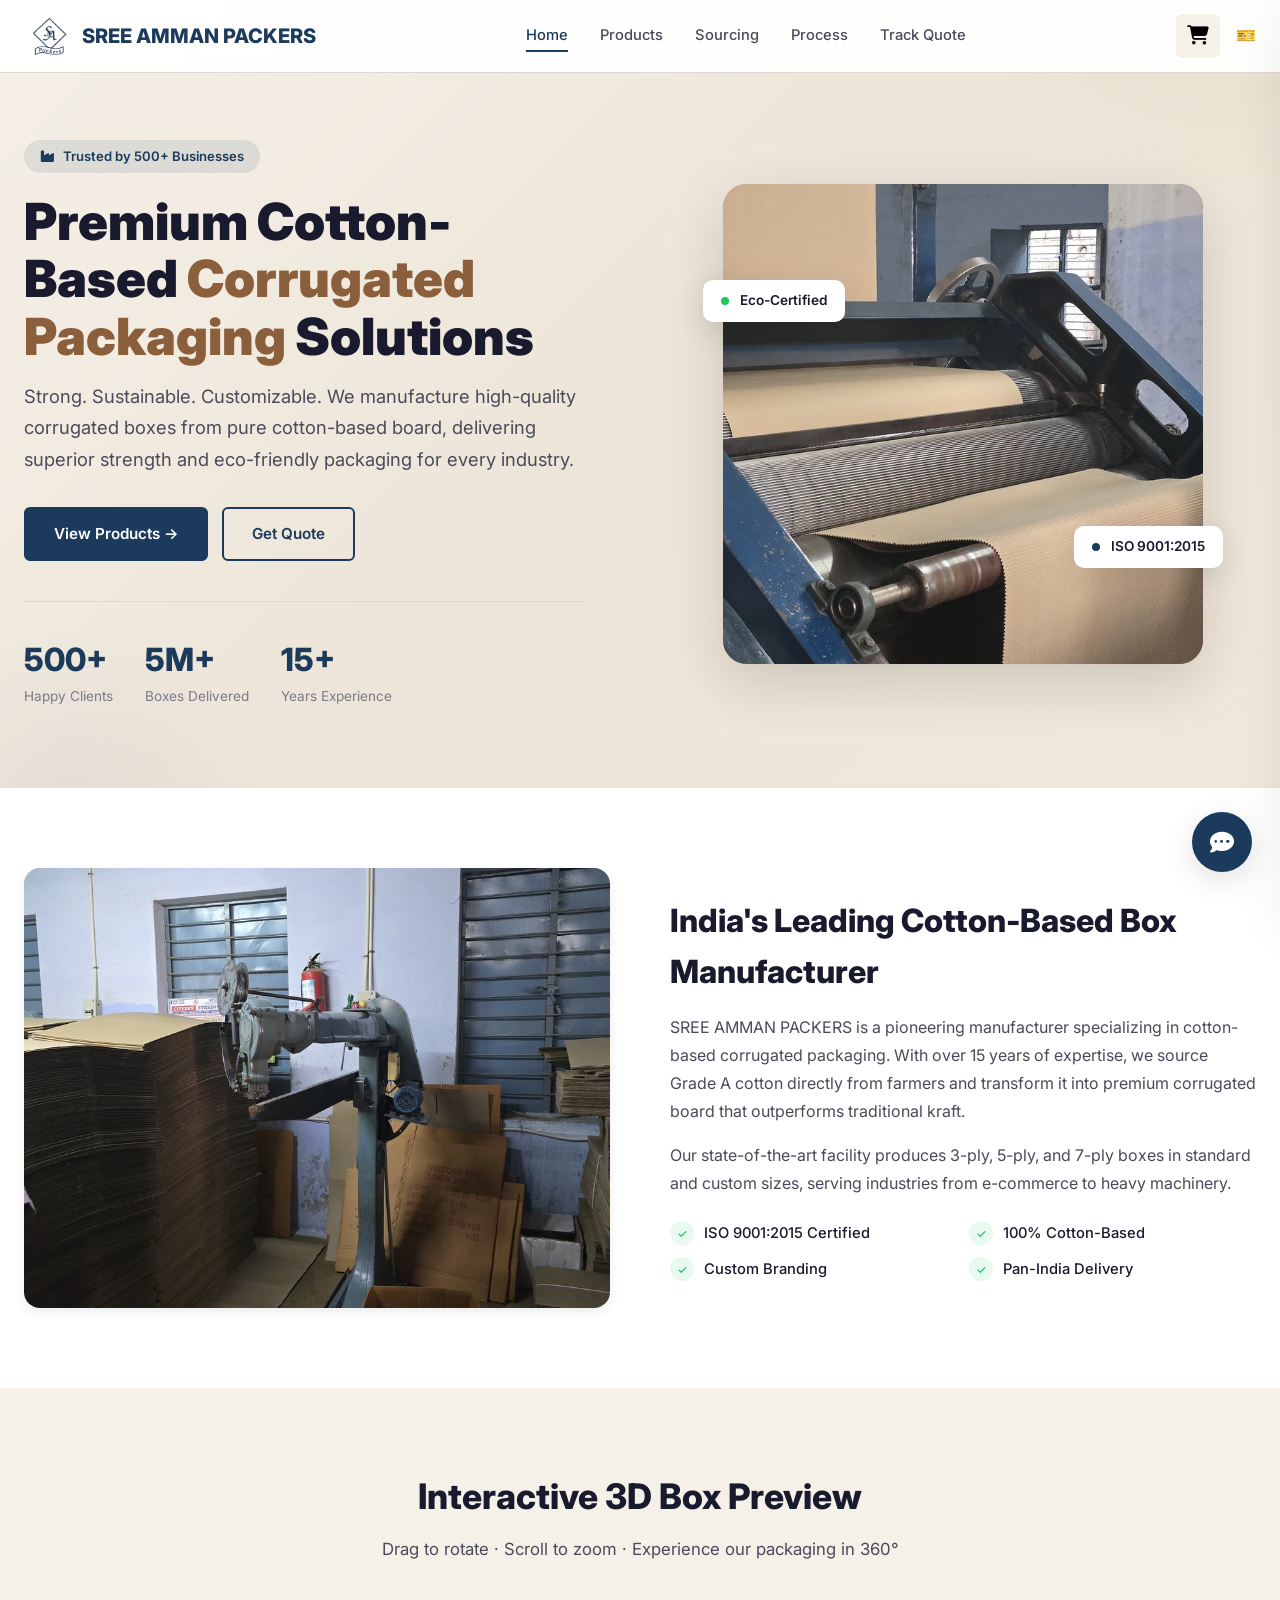
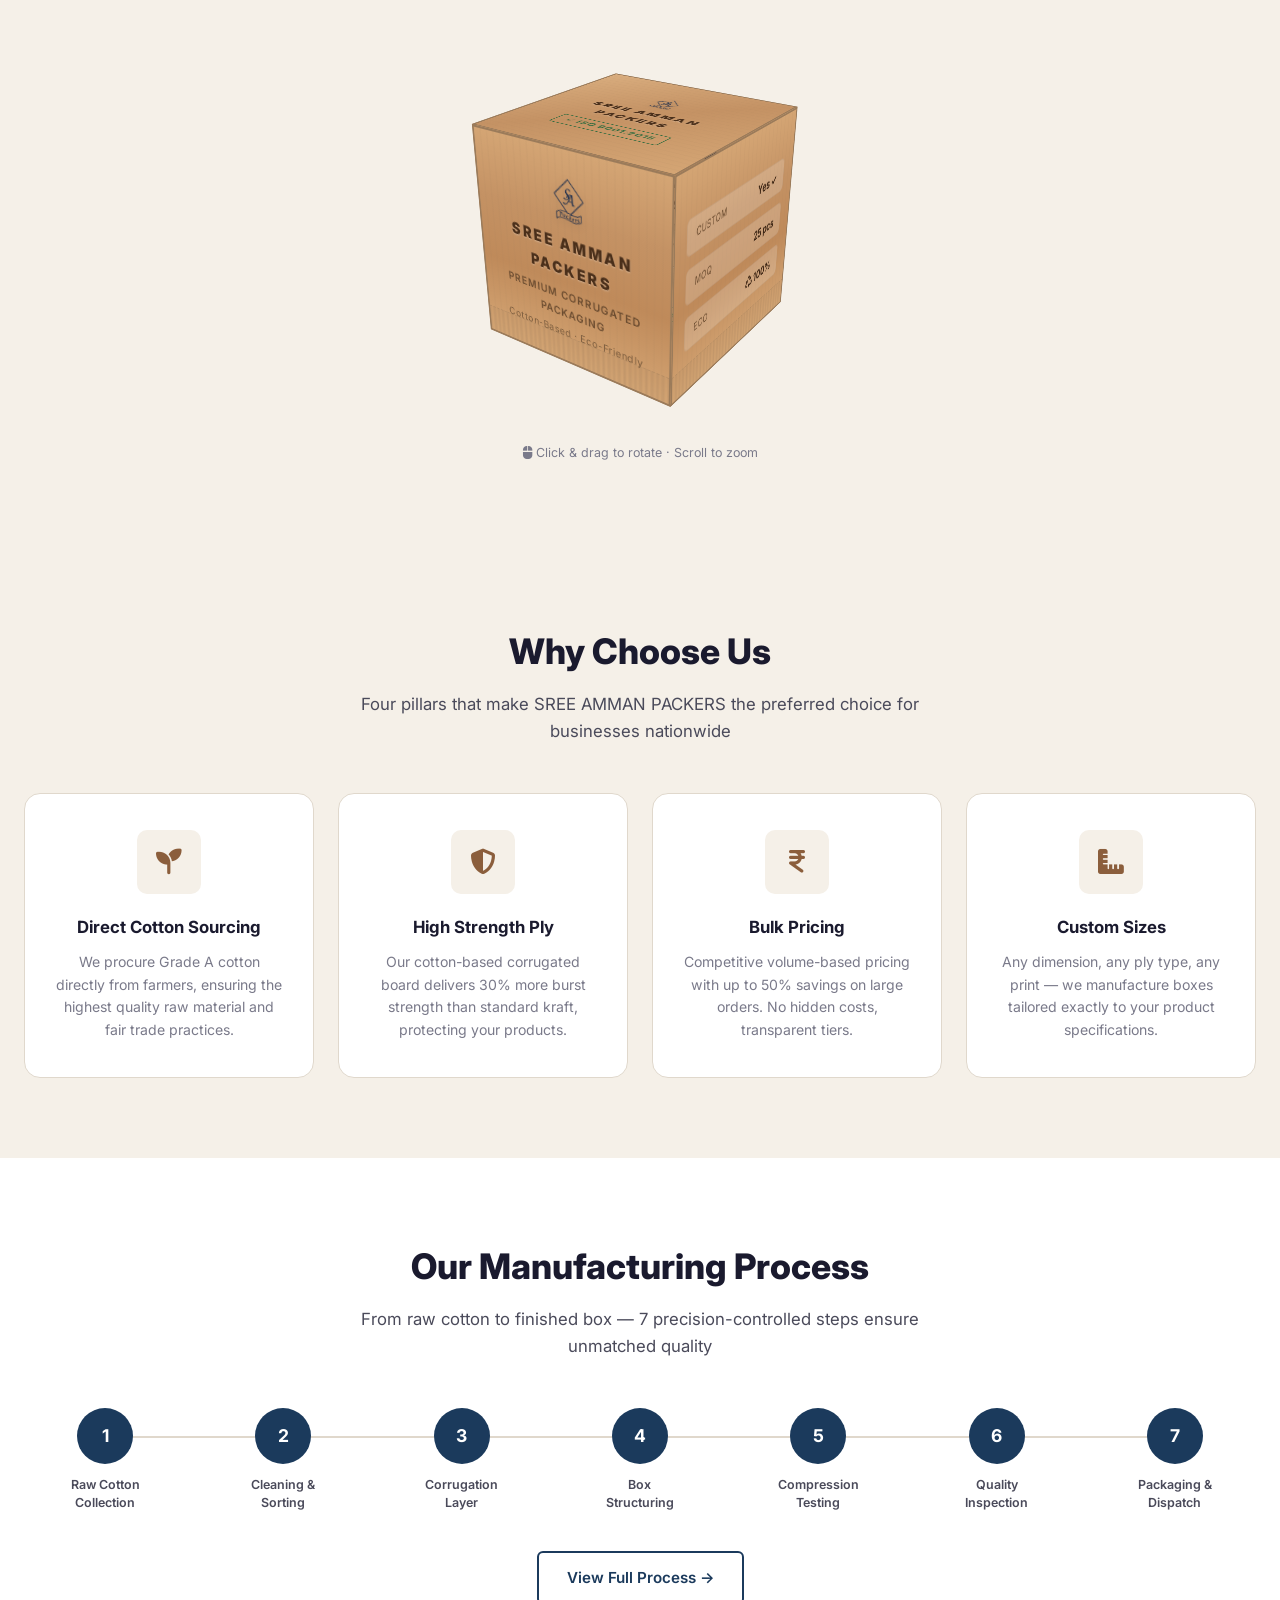
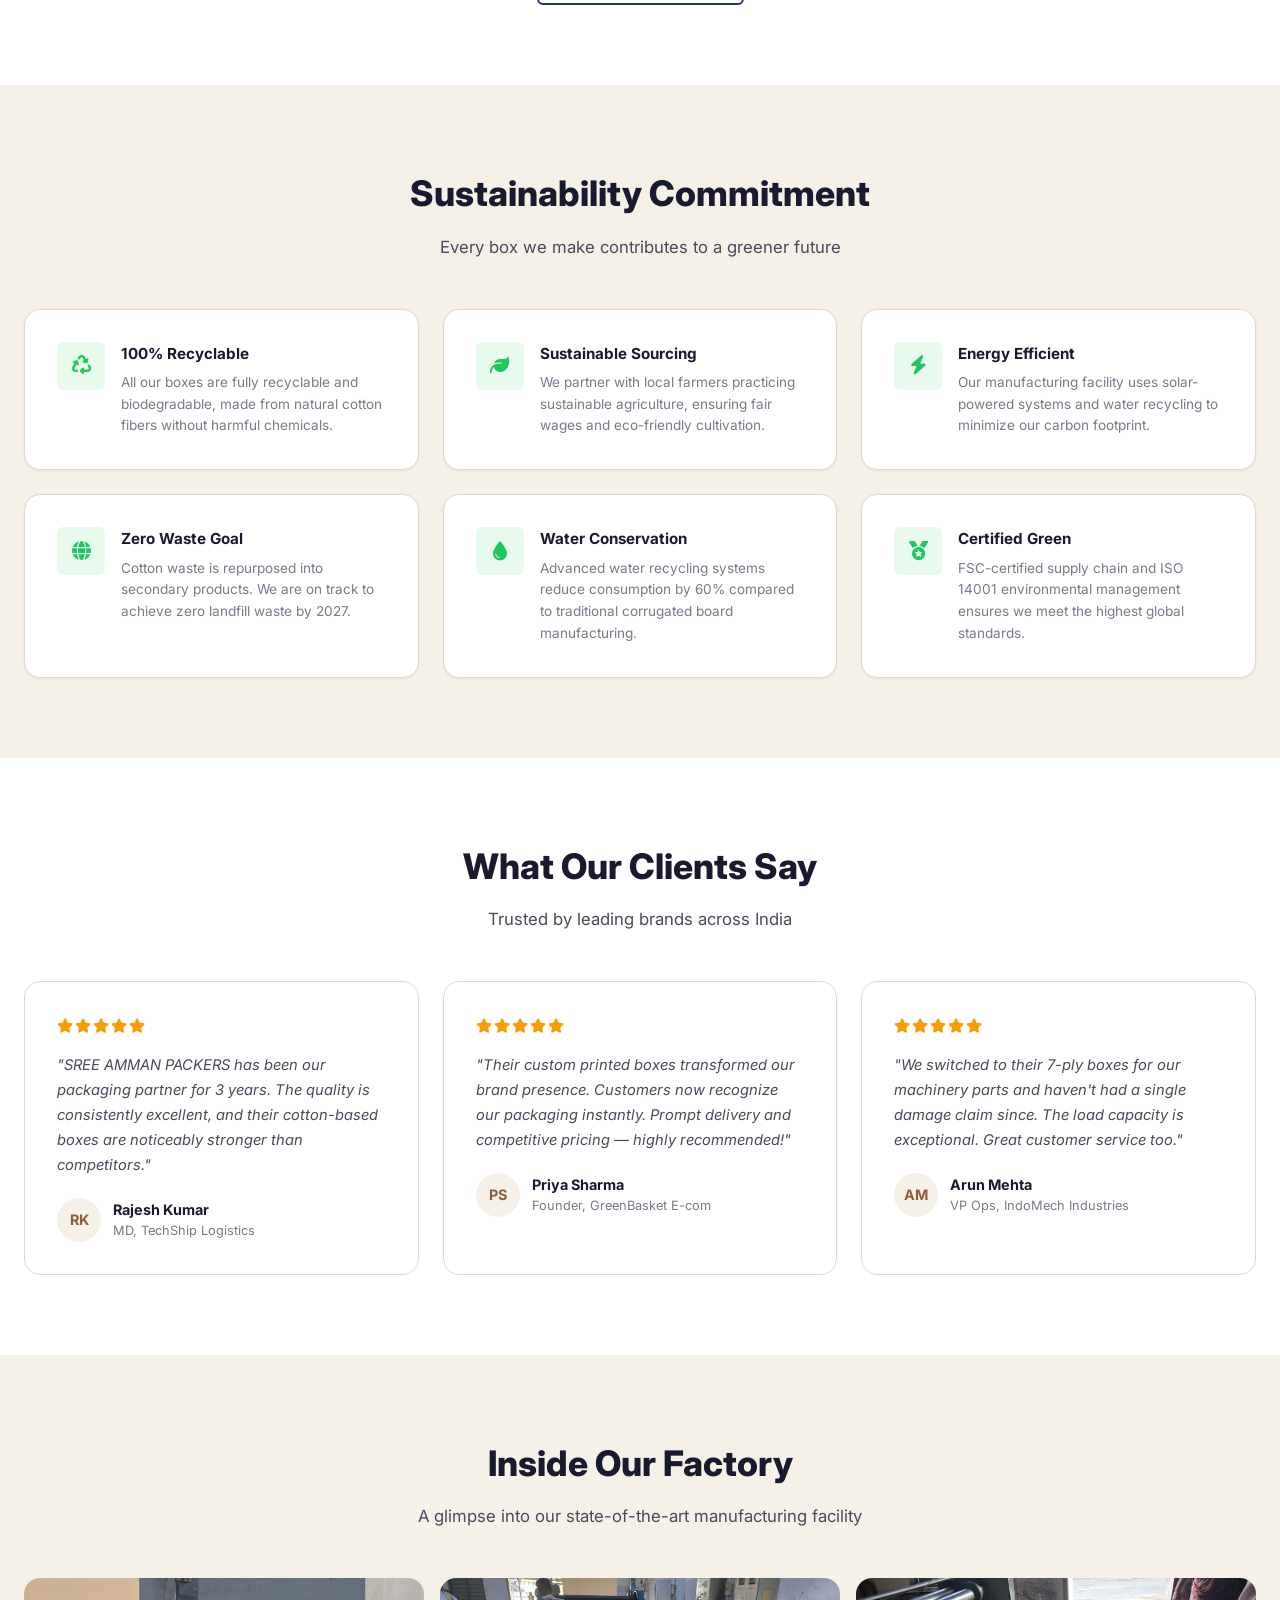
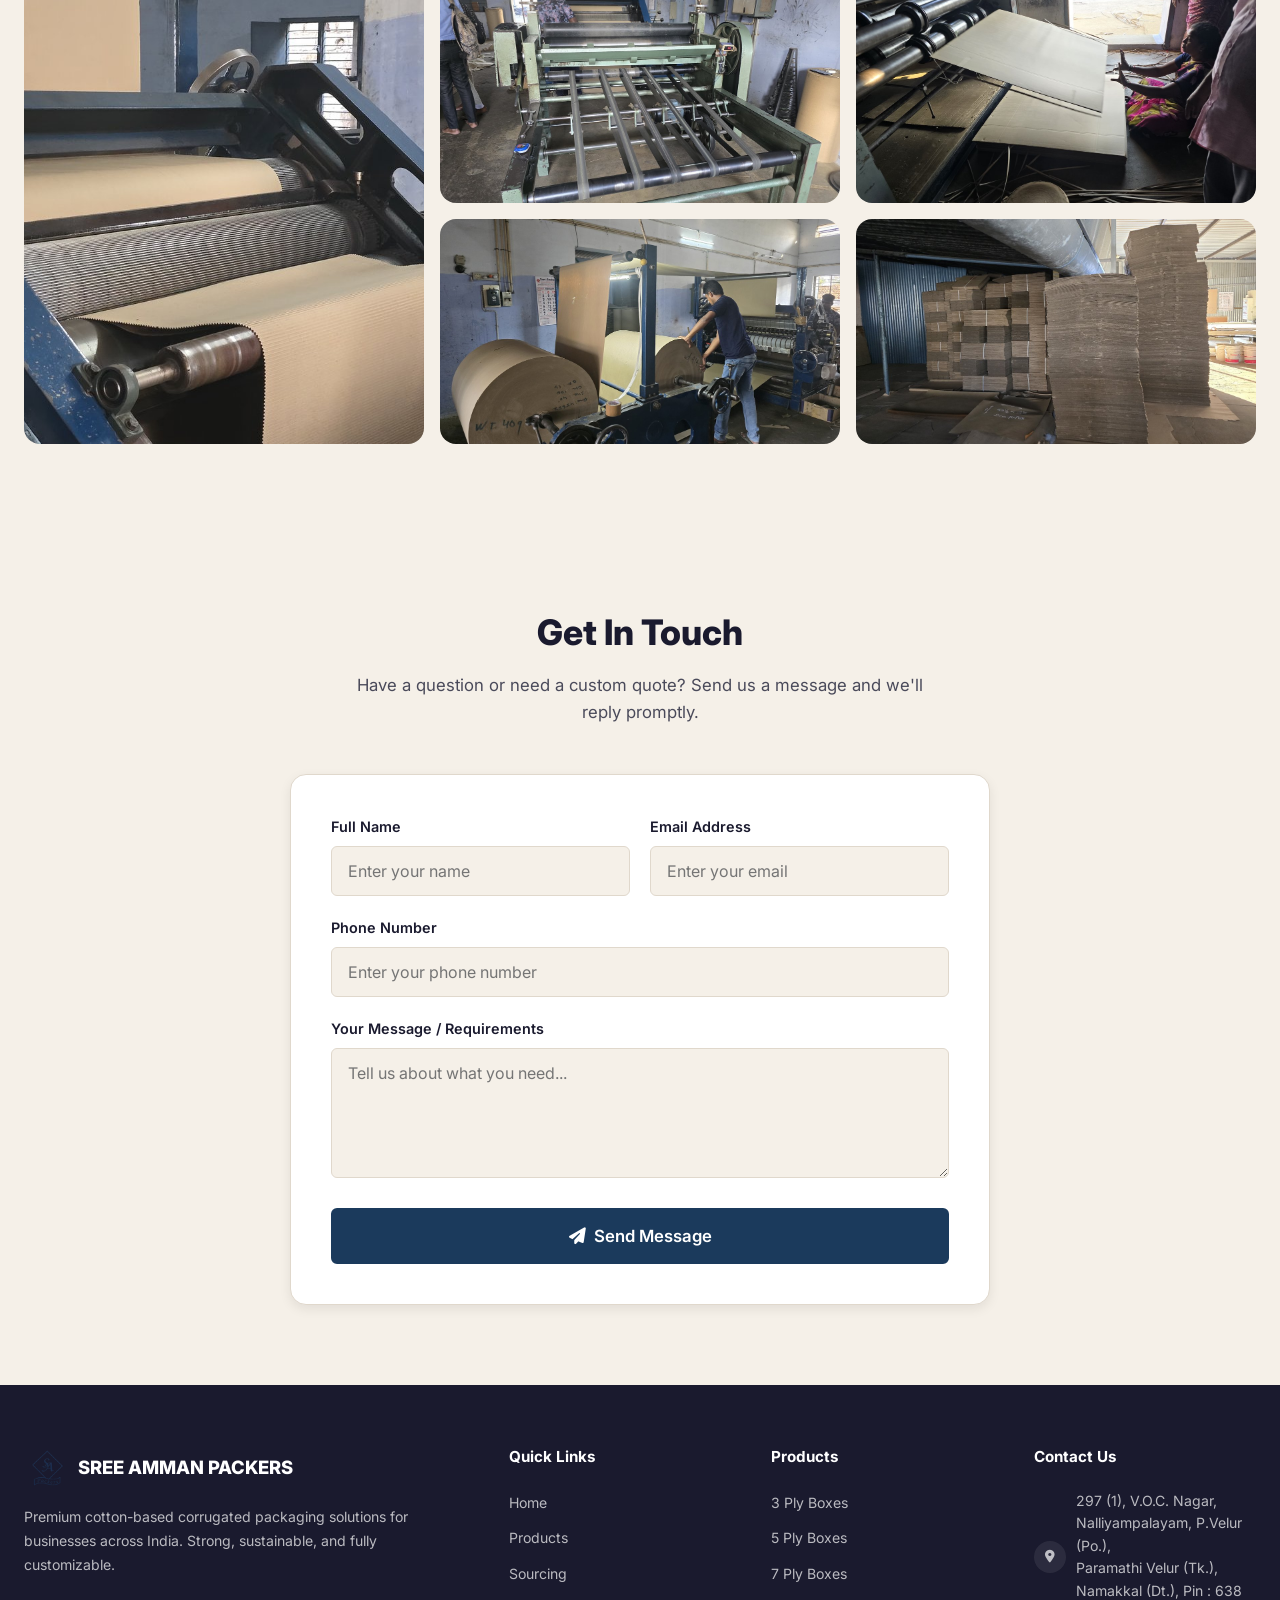
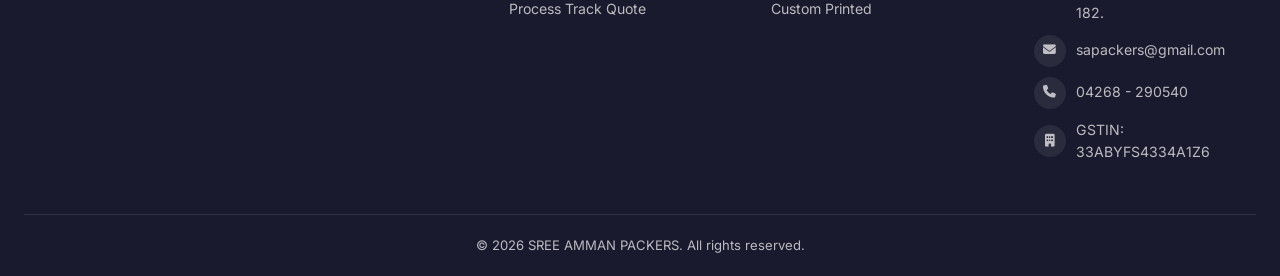
<file: index.html>
﻿<!DOCTYPE html>
<html lang="en">

<head>
  <meta charset="UTF-8">
  <meta name="viewport" content="width=device-width, initial-scale=1.0">
  <meta name="description"
    content="SREE AMMAN PACKERS — Premium cotton-based corrugated packaging solutions. Strong, sustainable, and customizable boxes for every industry.">
  <title>SREE AMMAN PACKERS — Premium Corrugated Packaging</title>
  <link rel="icon" type="image/x-icon" href="images/logo.png">
  <link rel="stylesheet" href="https://cdnjs.cloudflare.com/ajax/libs/font-awesome/6.4.0/css/all.min.css">
  <link rel="stylesheet" href="styles.css">
</head>

<body>

  <!-- ===== HEADER ===== -->
  <header class="header">
    <nav class="nav container">
      <a href="index.html" class="nav-logo">
        <img src="logo.png" alt="SA Packers Logo" class="logo-img">
        SREE AMMAN PACKERS
      </a>
      <div class="nav-links">
        <a href="index.html" class="active">Home</a>
        <a href="products.html">Products</a>
        <a href="sourcing.html">Sourcing</a>
        <a href="process.html">Process</a>
        <a href="quote-track.html">Track Quote</a>
      </div>
      <div class="nav-actions">
        <button class="cart-btn" aria-label="Open cart">
          <i class="fa-solid fa-cart-shopping"></i>
          <span class="cart-badge hidden">0</span>
        </button>
        <button class="hamburger" aria-label="Menu">
          <span></span><span></span><span></span>
        </button>
        <a href="admin-login.html">
            🎫
        </a>
      </div>
    </nav>
  </header>

  <!-- ===== HERO ===== -->
  <section class="hero">
    <div class="container">
      <div class="hero-content">
        <div class="hero-badge"><i class="fa-solid fa-industry"></i> Trusted by 500+ Businesses</div>
        <h1>Premium Cotton-Based <span>Corrugated Packaging</span> Solutions</h1>
        <p>Strong. Sustainable. Customizable. We manufacture high-quality corrugated boxes from pure cotton-based board,
          delivering superior strength and eco-friendly packaging for every industry.</p>
        <div class="hero-buttons">
          <a href="products.html" class="btn btn-primary">View Products →</a>
          <a href="#contact-form" class="btn btn-outline">Get Quote</a>
        </div>
        <div class="hero-stats">
          <div class="hero-stat">
            <h3>500+</h3>
            <p>Happy Clients</p>
          </div>
          <div class="hero-stat">
            <h3>5M+</h3>
            <p>Boxes Delivered</p>
          </div>
          <div class="hero-stat">
            <h3>15+</h3>
            <p>Years Experience</p>
          </div>
        </div>
      </div>
      <div class="hero-visual">
        <div class="hero-image-wrapper">
          <img src="images/machine-main.jpg" alt="Cotton Box Manufacturing Machine" class="hero-img">
          <div class="floating-tag tag-1">
            <span class="tag-dot green"></span> Eco-Certified
          </div>
          <div class="floating-tag tag-2">
            <span class="tag-dot blue"></span> ISO 9001:2015
          </div>
        </div>
      </div>
    </div>
  </section>

  <!-- ===== ABOUT ===== -->
  <section class="section" id="about">
    <div class="container">
      <div class="about-grid">
        <div class="about-image animate-in">
          <img src="images/machine-image.jpg" alt="Our Manufacturing Facility"
            style="width:100%;height:100%;object-fit:cover;border-radius:var(--radius-lg);">
        </div>
        <div class="about-content animate-in">
          <h2>India's Leading Cotton-Based Box Manufacturer</h2>
          <p>SREE AMMAN PACKERS is a pioneering manufacturer specializing in cotton-based corrugated packaging. With
            over
            15 years of expertise, we source Grade A cotton directly from farmers and transform it into premium
            corrugated board that outperforms traditional kraft.</p>
          <p>Our state-of-the-art facility produces 3-ply, 5-ply, and 7-ply boxes in standard and custom sizes, serving
            industries from e-commerce to heavy machinery.</p>
          <div class="about-features">
            <div class="about-feature"><span class="check">✓</span> ISO 9001:2015 Certified</div>
            <div class="about-feature"><span class="check">✓</span> 100% Cotton-Based</div>
            <div class="about-feature"><span class="check">✓</span> Custom Branding</div>
            <div class="about-feature"><span class="check">✓</span> Pan-India Delivery</div>
          </div>
        </div>
      </div>
    </div>
  </section>

  <!-- ===== 3D BOX VIEWER ===== -->
  <section class="section section-alt" id="box3d">
    <div class="container">
      <h2 class="section-title">Interactive 3D Box Preview</h2>
      <p class="section-subtitle">Drag to rotate · Scroll to zoom · Experience our packaging in 360°</p>
      <div class="box3d-wrapper">
        <div class="box3d-stage" id="box3dStage">
          <div class="box3d-scene">
            <div class="box3d-cube" id="box3dCube">
              <!-- Front -->
              <div class="box3d-face box3d-front">
                <div class="face-content">
                  <div class="face-logo"><img src="logo.png" alt="SA Packers" style="width:48px;height:48px;"></div>
                  <div class="face-brand">SREE AMMAN PACKERS</div>
                  <div class="face-tagline">Premium Corrugated Packaging</div>
                  <div class="face-detail">Cotton-Based · Eco-Friendly</div>
                </div>
                <div class="face-flute"></div>
              </div>
              <!-- Back -->
              <div class="box3d-face box3d-back">
                <div class="face-content">
                  <div class="face-logo"><i class="fa-solid fa-industry"></i></div>
                  <div class="face-brand">SREE AMMAN PACKERS</div>
                  <div class="face-tagline">Made in India</div>
                  <div class="face-detail">P.Velur, Tamil Nadu</div>
                </div>
                <div class="face-flute"></div>
              </div>
              <!-- Left -->
              <div class="box3d-face box3d-left">
                <div class="face-content">
                  <div class="face-specs">
                    <div class="spec-item"><span>Ply</span><strong>3 / 5 / 7</strong></div>
                    <div class="spec-item"><span>Load</span><strong>Up to 40kg</strong></div>
                    <div class="spec-item"><span>Material</span><strong>100% Cotton</strong></div>
                  </div>
                </div>
                <div class="face-flute"></div>
              </div>
              <!-- Right -->
              <div class="box3d-face box3d-right">
                <div class="face-content">
                  <div class="face-specs">
                    <div class="spec-item"><span>Custom</span><strong>Yes ✓</strong></div>
                    <div class="spec-item"><span>MOQ</span><strong>25 pcs</strong></div>
                    <div class="spec-item"><span>Eco</span><strong><i class="fa-solid fa-recycle"></i> 100%</strong>
                    </div>
                  </div>
                </div>
                <div class="face-flute"></div>
              </div>
              <!-- Top -->
              <div class="box3d-face box3d-top">
                <div class="face-content">
                  <div class="face-logo"><img src="logo.png" alt="SA Packers" style="width:36px;height:36px;"></div>
                  <div class="face-brand" style="font-size:.85rem;">SREE AMMAN PACKERS</div>
                  <div class="face-stamp">✓ ISO 9001:2015</div>
                </div>
              </div>
              <!-- Bottom -->
              <div class="box3d-face box3d-bottom">
                <div class="face-content">
                  <div class="face-detail">100% Recyclable · Biodegradable</div>
                  <div class="face-stamp" style="margin-top:8px;"><i class="fa-solid fa-recycle"></i> ECO CERTIFIED
                  </div>
                </div>
              </div>
            </div>
          </div>
        </div>
        <p class="box3d-hint"><i class="fa-solid fa-computer-mouse"></i> Click & drag to rotate · Scroll to zoom</p>
      </div>
    </div>
  </section>

  <!-- ===== WHY CHOOSE US ===== -->
  <section class="section section-alt">
    <div class="container">
      <h2 class="section-title">Why Choose Us</h2>
      <p class="section-subtitle">Four pillars that make SREE AMMAN PACKERS the preferred choice for businesses
        nationwide
      </p>
      <div class="why-grid">
        <div class="why-card animate-in">
          <div class="icon"><i class="fa-solid fa-seedling"></i></div>
          <h3>Direct Cotton Sourcing</h3>
          <p>We procure Grade A cotton directly from farmers, ensuring the highest quality raw material and fair trade
            practices.</p>
        </div>
        <div class="why-card animate-in">
          <div class="icon"><i class="fa-solid fa-shield-halved"></i></div>
          <h3>High Strength Ply</h3>
          <p>Our cotton-based corrugated board delivers 30% more burst strength than standard kraft, protecting your
            products.</p>
        </div>
        <div class="why-card animate-in">
          <div class="icon"><i class="fa-solid fa-indian-rupee-sign"></i></div>
          <h3>Bulk Pricing</h3>
          <p>Competitive volume-based pricing with up to 50% savings on large orders. No hidden costs, transparent
            tiers.</p>
        </div>
        <div class="why-card animate-in">
          <div class="icon"><i class="fa-solid fa-ruler-combined"></i></div>
          <h3>Custom Sizes</h3>
          <p>Any dimension, any ply type, any print — we manufacture boxes tailored exactly to your product
            specifications.</p>
        </div>
      </div>
    </div>
  </section>

  <!-- ===== MANUFACTURING PROCESS PREVIEW ===== -->
  <section class="section">
    <div class="container">
      <h2 class="section-title">Our Manufacturing Process</h2>
      <p class="section-subtitle">From raw cotton to finished box — 7 precision-controlled steps ensure unmatched
        quality</p>
      <div class="process-grid">
        <div class="process-step animate-in">
          <div class="step-num">1</div>
          <div class="step-label">Raw Cotton<br>Collection</div>
        </div>
        <div class="process-step animate-in">
          <div class="step-num">2</div>
          <div class="step-label">Cleaning &<br>Sorting</div>
        </div>
        <div class="process-step animate-in">
          <div class="step-num">3</div>
          <div class="step-label">Corrugation<br>Layer</div>
        </div>
        <div class="process-step animate-in">
          <div class="step-num">4</div>
          <div class="step-label">Box<br>Structuring</div>
        </div>
        <div class="process-step animate-in">
          <div class="step-num">5</div>
          <div class="step-label">Compression<br>Testing</div>
        </div>
        <div class="process-step animate-in">
          <div class="step-num">6</div>
          <div class="step-label">Quality<br>Inspection</div>
        </div>
        <div class="process-step animate-in">
          <div class="step-num">7</div>
          <div class="step-label">Packaging &<br>Dispatch</div>
        </div>
      </div>
      <div style="text-align:center;margin-top:40px;">
        <a href="process.html" class="btn btn-outline">View Full Process →</a>
      </div>
    </div>
  </section>

  <!-- ===== SUSTAINABILITY ===== -->
  <section class="section section-alt">
    <div class="container">
      <h2 class="section-title">Sustainability Commitment</h2>
      <p class="section-subtitle">Every box we make contributes to a greener future</p>
      <div class="sustain-grid">
        <div class="sustain-card animate-in">
          <div class="icon"><i class="fa-solid fa-recycle"></i></div>
          <div>
            <h3>100% Recyclable</h3>
            <p>All our boxes are fully recyclable and biodegradable, made from natural cotton fibers without harmful
              chemicals.</p>
          </div>
        </div>
        <div class="sustain-card animate-in">
          <div class="icon"><i class="fa-solid fa-leaf"></i></div>
          <div>
            <h3>Sustainable Sourcing</h3>
            <p>We partner with local farmers practicing sustainable agriculture, ensuring fair wages and eco-friendly
              cultivation.</p>
          </div>
        </div>
        <div class="sustain-card animate-in">
          <div class="icon"><i class="fa-solid fa-bolt"></i></div>
          <div>
            <h3>Energy Efficient</h3>
            <p>Our manufacturing facility uses solar-powered systems and water recycling to minimize our carbon
              footprint.</p>
          </div>
        </div>
        <div class="sustain-card animate-in">
          <div class="icon"><i class="fa-solid fa-globe"></i></div>
          <div>
            <h3>Zero Waste Goal</h3>
            <p>Cotton waste is repurposed into secondary products. We are on track to achieve zero landfill waste by
              2027.</p>
          </div>
        </div>
        <div class="sustain-card animate-in">
          <div class="icon"><i class="fa-solid fa-droplet"></i></div>
          <div>
            <h3>Water Conservation</h3>
            <p>Advanced water recycling systems reduce consumption by 60% compared to traditional corrugated board
              manufacturing.</p>
          </div>
        </div>
        <div class="sustain-card animate-in">
          <div class="icon"><i class="fa-solid fa-medal"></i></div>
          <div>
            <h3>Certified Green</h3>
            <p>FSC-certified supply chain and ISO 14001 environmental management ensures we meet the highest global
              standards.</p>
          </div>
        </div>
      </div>
    </div>
  </section>

  <!-- ===== TESTIMONIALS ===== -->
  <section class="section">
    <div class="container">
      <h2 class="section-title">What Our Clients Say</h2>
      <p class="section-subtitle">Trusted by leading brands across India</p>
      <div class="testimonials-grid">
        <div class="testimonial-card animate-in">
          <div class="testimonial-stars"><i class="fa-solid fa-star" style="color:#f59e0b;"></i><i
              class="fa-solid fa-star" style="color:#f59e0b;"></i><i class="fa-solid fa-star"
              style="color:#f59e0b;"></i><i class="fa-solid fa-star" style="color:#f59e0b;"></i><i
              class="fa-solid fa-star" style="color:#f59e0b;"></i></div>
          <blockquote>"SREE AMMAN PACKERS has been our packaging partner for 3 years. The quality is consistently
            excellent, and their cotton-based boxes are noticeably stronger than competitors."</blockquote>
          <div class="testimonial-author">
            <div class="testimonial-avatar">RK</div>
            <div>
              <h4>Rajesh Kumar</h4>
              <p>MD, TechShip Logistics</p>
            </div>
          </div>
        </div>
        <div class="testimonial-card animate-in">
          <div class="testimonial-stars"><i class="fa-solid fa-star" style="color:#f59e0b;"></i><i
              class="fa-solid fa-star" style="color:#f59e0b;"></i><i class="fa-solid fa-star"
              style="color:#f59e0b;"></i><i class="fa-solid fa-star" style="color:#f59e0b;"></i><i
              class="fa-solid fa-star" style="color:#f59e0b;"></i></div>
          <blockquote>"Their custom printed boxes transformed our brand presence. Customers now recognize our packaging
            instantly. Prompt delivery and competitive pricing — highly recommended!"</blockquote>
          <div class="testimonial-author">
            <div class="testimonial-avatar">PS</div>
            <div>
              <h4>Priya Sharma</h4>
              <p>Founder, GreenBasket E-com</p>
            </div>
          </div>
        </div>
        <div class="testimonial-card animate-in">
          <div class="testimonial-stars"><i class="fa-solid fa-star" style="color:#f59e0b;"></i><i
              class="fa-solid fa-star" style="color:#f59e0b;"></i><i class="fa-solid fa-star"
              style="color:#f59e0b;"></i><i class="fa-solid fa-star" style="color:#f59e0b;"></i><i
              class="fa-solid fa-star" style="color:#f59e0b;"></i></div>
          <blockquote>"We switched to their 7-ply boxes for our machinery parts and haven't had a single damage claim
            since. The load capacity is exceptional. Great customer service too."</blockquote>
          <div class="testimonial-author">
            <div class="testimonial-avatar">AM</div>
            <div>
              <h4>Arun Mehta</h4>
              <p>VP Ops, IndoMech Industries</p>
            </div>
          </div>
        </div>
      </div>
    </div>
  </section>

  <!-- ===== FACTORY GALLERY ===== -->
  <section class="section section-alt">
    <div class="container">
      <h2 class="section-title">Inside Our Factory</h2>
      <p class="section-subtitle">A glimpse into our state-of-the-art manufacturing facility</p>
      <div class="factory-gallery">
        <div class="gallery-item gallery-large animate-in">
          <img src="images/machine-main.jpg" alt="Main corrugation machine" loading="lazy">
          <div class="gallery-caption">Main Corrugation Machine</div>
        </div>
        <div class="gallery-item animate-in">
          <img src="images/machine-2.jpg" alt="Secondary processing unit" loading="lazy">
          <div class="gallery-caption">Processing Unit</div>
        </div>
        <div class="gallery-item animate-in">
          <img src="images/working-employee.jpg" alt="Skilled workers" loading="lazy">
          <div class="gallery-caption">Our Skilled Team</div>
        </div>
        <div class="gallery-item animate-in">
          <img src="images/jump-machine.jpg" alt="Jump machine" loading="lazy">
          <div class="gallery-caption">Jump Machine</div>
        </div>
        <div class="gallery-item animate-in">
          <img src="images/storage-unit.jpg" alt="Storage warehouse" loading="lazy">
          <div class="gallery-caption">Storage Warehouse</div>
        </div>
      </div>
    </div>
  </section>

  <!-- ===== CONTACT FORM ===== -->
  <section class="section section-alt" id="contact-form">
    <div class="container">
      <h2 class="section-title">Get In Touch</h2>
      <p class="section-subtitle">Have a question or need a custom quote? Send us a message and we'll reply promptly.
      </p>

      <div class="contact-wrapper animate-in">
        <form action="https://api.web3forms.com/submit" method="POST" class="contact-form">
          <input type="hidden" name="access_key" value="20209c62-f7da-43d3-9012-ad6d4494caac">
          <input type="hidden" name="subject" value="New Inquiry from SREE AMMAN PACKERS Website">
          <input type="hidden" name="from_name" value="SREE AMMAN PACKERS Notifications">

          <div class="form-row">
            <div class="form-group">
              <label for="name">Full Name</label>
              <input type="text" id="name" name="name" required placeholder="Enter your name">
            </div>
            <div class="form-group">
              <label for="email">Email Address</label>
              <input type="email" id="email" name="email" required placeholder="Enter your email">
            </div>
          </div>

          <div class="form-group">
            <label for="phone">Phone Number</label>
            <input type="tel" id="phone" name="phone" required placeholder="Enter your phone number">
          </div>

          <div class="form-group">
            <label for="message">Your Message / Requirements</label>
            <textarea id="message" name="message" rows="5" required
              placeholder="Tell us about what you need..."></textarea>
          </div>

          <button type="submit" class="btn btn-primary submit-btn">
            <i class="fa-solid fa-paper-plane"></i> Send Message
          </button>
        </form>
      </div>
    </div>
  </section>

  <!-- ===== FOOTER ===== -->
  <footer class="footer" id="contact">
    <div class="container">
      <div class="footer-grid">
        <div class="footer-about">
          <div class="footer-logo">
            <img src="logo.png" alt="SA Packers Logo" class="logo-img">
            SREE AMMAN PACKERS
          </div>
          <p>Premium cotton-based corrugated packaging solutions for businesses across India. Strong, sustainable, and
            fully customizable.</p>
        </div>
        <div class="footer-col">
          <h3>Quick Links</h3>
          <ul>
            <li><a href="index.html">Home</a></li>
            <li><a href="products.html">Products</a></li>
            <li><a href="sourcing.html">Sourcing</a></li>
            <li><a href="process.html">Process</a>
              <a href="quote-track.html">Track Quote</a>
            </li>
          </ul>
        </div>
        <div class="footer-col">
          <h3>Products</h3>
          <ul>
            <li><a href="products.html">3 Ply Boxes</a></li>
            <li><a href="products.html">5 Ply Boxes</a></li>
            <li><a href="products.html">7 Ply Boxes</a></li>
            <li><a href="products.html">Custom Printed</a></li>
          </ul>
        </div>
        <div class="footer-col">
          <h3>Contact Us</h3>
          <ul class="footer-contact">
            <li>
              <span class="icon-circle"><i class="fa-solid fa-location-dot"></i></span>
              297 (1), V.O.C. Nagar, Nalliyampalayam, P.Velur (Po.),<br>
              Paramathi Velur (Tk.), Namakkal (Dt.), Pin : 638 182.
            </li>
            <li>
              <span class="icon-circle"><i class="fa-solid fa-envelope"></i></span>
              sapackers@gmail.com
            </li>
            <li>
              <span class="icon-circle"><i class="fa-solid fa-phone"></i></span>
              04268 - 290540
            </li>
            <li>
              <span class="icon-circle"><i class="fa-solid fa-building"></i></span>
              GSTIN: 33ABYFS4334A1Z6
            </li>
          </ul>
        </div>
      </div>
      <div class="footer-bottom">
        © 2026 SREE AMMAN PACKERS. All rights reserved.
      </div>
    </div>
  </footer>

  <!-- ===== CART SIDEBAR ===== -->
  <div class="cart-overlay" id="cartOverlay"></div>
  <div class="cart-sidebar" id="cartSidebar">
    <div class="cart-header">
      <h2><i class="fa-solid fa-cart-shopping"></i> Your Cart</h2>
      <button class="cart-close" id="cartClose">✕</button>
    </div>
    <div class="cart-items" id="cartItems"></div>
    <div class="cart-footer">
      <div class="cart-subtotal">
        <span>Subtotal</span>
        <span id="cartSubtotal">₹0.00</span>
      </div>
      <button class="btn btn-primary" onclick="window.location.href='quote.html'">Request Quote →</button>
    </div>
  </div>

  <!-- ===== CHATBOT ===== -->
  <button class="chatbot-toggle" id="chatbotToggle" aria-label="Open chat"><i
      class="fa-solid fa-comment-dots"></i></button>
  <div class="chatbot-window" id="chatbotWindow">
    <div class="chatbot-header">
      <h3><i class="fa-solid fa-comment-dots"></i> SREE AMMAN PACKERS Assistant</h3>
      <button class="chatbot-header-close" id="chatbotClose">✕</button>
    </div>
    <div class="chatbot-messages" id="chatbotMessages">
      <div class="chat-message bot">Welcome! I'm your packaging assistant. Ask me about box sizes, ply types,
        pricing, or custom branding.</div>
    </div>
    <div class="chatbot-suggestions" id="chatbotSuggestions">
      <button>What ply type do I need?</button>
      <button>Show me prices</button>
      <button>Custom branding</button>
      <button>12×10×8 box</button>
    </div>
    <div class="chatbot-input">
      <input type="text" id="chatbotInput" placeholder="Type your question...">
      <button id="chatbotSend">Send</button>
    </div>
  </div>

  <script src="script.js"></script>
</body>

</html>
</file>
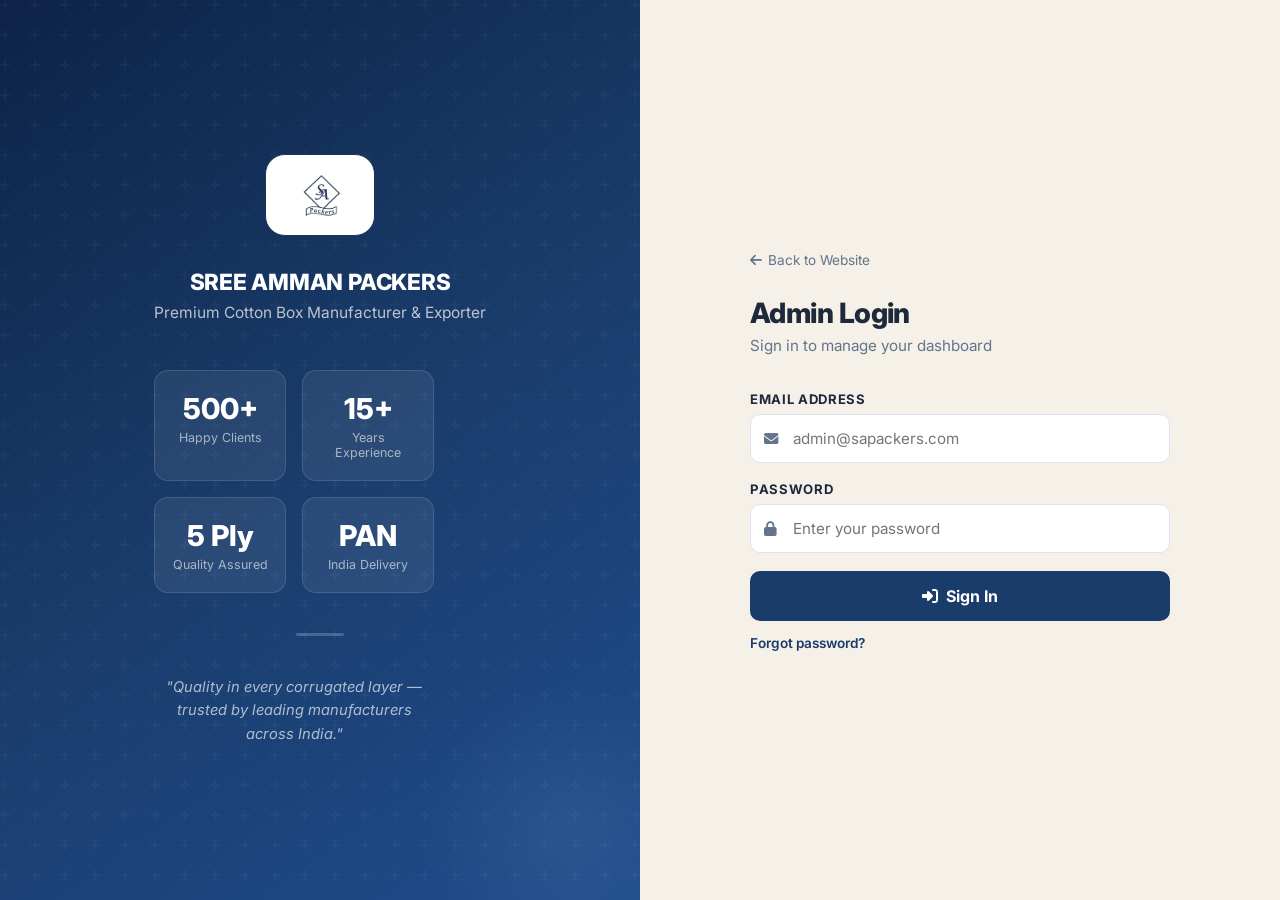
<file: admin-login.html>
<!DOCTYPE html>
<html lang="en">

<head>
  <meta charset="UTF-8">
  <meta name="viewport" content="width=device-width, initial-scale=1.0">
  <title>Admin Login — SREE AMMAN PACKERS</title>
  <link rel="stylesheet" href="https://cdnjs.cloudflare.com/ajax/libs/font-awesome/6.4.0/css/all.min.css">
  <link href="https://fonts.googleapis.com/css2?family=Inter:wght@300;400;500;600;700;800&display=swap"
    rel="stylesheet">
  <style>
    *,
    *::before,
    *::after {
      box-sizing: border-box;
      margin: 0;
      padding: 0;
    }

    :root {
      --blue: #1a3c6b;
      --blue-dark: #0d2347;
      --blue-light: #2563eb;
      --beige: #F5F0E8;
      --beige-dark: #E8DFD0;
      --brown: #8B5E3C;
      --border: #DDE3EE;
      --text: #1e293b;
      --muted: #64748b;
      --white: #fff;
    }

    body {
      font-family: 'Inter', sans-serif;
      min-height: 100vh;
      display: grid;
      grid-template-columns: 1fr 1fr;
      background: var(--beige);
      -webkit-font-smoothing: antialiased;
    }

    /* ─── LEFT BRAND PANEL ─── */
    .brand-panel {
      background: linear-gradient(145deg, var(--blue-dark) 0%, var(--blue) 50%, #1e4d8c 100%);
      display: flex;
      flex-direction: column;
      align-items: center;
      justify-content: center;
      padding: 60px 48px;
      position: relative;
      overflow: hidden;
      color: #fff;
    }

    .brand-panel::before {
      content: '';
      position: absolute;
      inset: 0;
      background: url("data:image/svg+xml,%3Csvg width='60' height='60' viewBox='0 0 60 60' xmlns='http://www.w3.org/2000/svg'%3E%3Cg fill='none' fill-rule='evenodd'%3E%3Cg fill='%23ffffff' fill-opacity='0.03'%3E%3Cpath d='M36 34v-4h-2v4h-4v2h4v4h2v-4h4v-2h-4zm0-30V0h-2v4h-4v2h4v4h2V6h4V4h-4zM6 34v-4H4v4H0v2h4v4h2v-4h4v-2H6zM6 4V0H4v4H0v2h4v4h2V6h4V4H6z'/%3E%3C/g%3E%3C/g%3E%3C/svg%3E");
    }

    .brand-panel::after {
      content: '';
      position: absolute;
      bottom: -80px;
      right: -80px;
      width: 300px;
      height: 300px;
      background: radial-gradient(circle, rgba(255, 255, 255, .06) 0%, transparent 70%);
      border-radius: 50%;
    }

    .brand-content {
      position: relative;
      z-index: 1;
      text-align: center;
    }

    .brand-logo-wrap {
      display: inline-flex;
      align-items: center;
      justify-content: center;
      background: rgb(255, 255, 255);
      border: 1px solid #193757;
      backdrop-filter: blur(10px);
      border-radius: 20px;
      padding: 16px 28px;
      margin-bottom: 32px;
    }

    .brand-logo-wrap img {
      height: 48px;
      object-fit: contain;
    }

    .brand-name {
      font-size: 1.4rem;
      font-weight: 800;
      letter-spacing: -.01em;
      margin-bottom: 8px;
      color: #fff;
    }

    .brand-tagline {
      font-size: .97rem;
      color: rgba(255, 255, 255, .7);
      margin-bottom: 48px;
    }

    .brand-stats {
      display: grid;
      grid-template-columns: 1fr 1fr;
      gap: 16px;
      width: 100%;
      max-width: 280px;
    }

    .brand-stat {
      background: rgba(255, 255, 255, .07);
      border: 1px solid rgba(255, 255, 255, .12);
      border-radius: 14px;
      padding: 20px 16px;
      text-align: center;
    }

    .brand-stat h3 {
      font-size: 1.8rem;
      font-weight: 800;
      color: #fff;
    }

    .brand-stat p {
      font-size: .78rem;
      color: rgba(255, 255, 255, .6);
      margin-top: 4px;
    }

    .brand-divider {
      width: 48px;
      height: 3px;
      background: rgba(255, 255, 255, .2);
      border-radius: 2px;
      margin: 40px auto;
    }

    .brand-quote {
      font-size: .92rem;
      color: rgba(255, 255, 255, .65);
      font-style: italic;
      line-height: 1.6;
      max-width: 280px;
    }

    /* ─── RIGHT LOGIN PANEL ─── */
    .login-panel {
      display: flex;
      flex-direction: column;
      align-items: center;
      justify-content: center;
      padding: 48px 56px;
      background: var(--beige);
    }

    .login-card {
      width: 100%;
      max-width: 420px;
    }

    .login-header {
      margin-bottom: 36px;
    }

    .login-header .back-link {
      display: inline-flex;
      align-items: center;
      gap: 6px;
      color: var(--muted);
      font-size: .85rem;
      text-decoration: none;
      margin-bottom: 28px;
      transition: color .2s;
    }

    .login-header .back-link:hover {
      color: var(--blue);
    }

    .login-header h2 {
      font-size: 1.75rem;
      font-weight: 800;
      color: var(--text);
      margin-bottom: 6px;
      letter-spacing: -.02em;
    }

    .login-header p {
      color: var(--muted);
      font-size: .95rem;
    }

    .view {
      display: none;
    }

    .view.active {
      display: block;
    }

    /* Form elements */
    .form-group {
      margin-bottom: 18px;
    }

    .form-group label {
      display: block;
      font-size: .82rem;
      font-weight: 700;
      color: var(--text);
      margin-bottom: 7px;
      text-transform: uppercase;
      letter-spacing: .05em;
    }

    .input-wrap {
      position: relative;
    }

    .input-wrap i {
      position: absolute;
      left: 14px;
      top: 50%;
      transform: translateY(-50%);
      color: var(--muted);
      font-size: .9rem;
    }

    .input-wrap input {
      width: 100%;
      padding: 14px 14px 14px 42px;
      border: 1.5px solid var(--border);
      border-radius: 10px;
      background: #fff;
      font-size: .95rem;
      font-family: inherit;
      color: var(--text);
      transition: border-color .2s, box-shadow .2s;
    }

    .input-wrap input:focus {
      outline: none;
      border-color: var(--blue);
      box-shadow: 0 0 0 3px rgba(26, 60, 107, .1);
    }

    .submit-btn {
      width: 100%;
      padding: 15px;
      margin-top: 8px;
      background: var(--blue);
      color: #fff;
      border: none;
      border-radius: 10px;
      font-weight: 700;
      font-size: 1rem;
      cursor: pointer;
      font-family: inherit;
      display: flex;
      align-items: center;
      justify-content: center;
      gap: 8px;
      transition: background .2s, transform .2s, box-shadow .2s;
    }

    .submit-btn:hover {
      background: var(--blue-dark);
      transform: translateY(-2px);
      box-shadow: 0 8px 24px rgba(26, 60, 107, .25);
    }

    .submit-btn:disabled {
      opacity: .6;
      cursor: not-allowed;
      transform: none;
    }

    .form-footer {
      display: flex;
      justify-content: space-between;
      align-items: center;
      margin-top: 14px;
      flex-wrap: wrap;
      gap: 8px;
    }

    .form-footer a,
    .link-btn {
      color: var(--blue);
      font-size: .85rem;
      font-weight: 600;
      cursor: pointer;
      text-decoration: none;
      background: none;
      border: none;
      font-family: inherit;
      padding: 0;
      transition: opacity .2s;
    }

    .form-footer a:hover,
    .link-btn:hover {
      opacity: .7;
    }

    .alert {
      padding: 12px 16px;
      border-radius: 10px;
      font-size: .875rem;
      margin-bottom: 18px;
      display: none;
      align-items: center;
      gap: 8px;
    }

    .alert.error {
      background: #fef2f2;
      color: #991b1b;
      border: 1px solid #fecaca;
    }

    .alert.success {
      background: #f0fdf4;
      color: #166534;
      border: 1px solid #bbf7d0;
    }

    .alert.show {
      display: flex;
    }

    @media (max-width: 768px) {
      body {
        grid-template-columns: 1fr;
      }

      .brand-panel {
        display: none;
      }

      .login-panel {
        padding: 40px 28px;
      }
    }
  </style>
</head>

<body>

  <!-- ─── BRAND PANEL ─── -->
  <div class="brand-panel">
    <div class="brand-content">
      <div class="brand-logo-wrap">
        <img src="logo.png" alt="SREE AMMAN PACKERS Logo">
      </div>
      <div class="brand-name">SREE AMMAN PACKERS</div>
      <div class="brand-tagline">Premium Cotton Box Manufacturer & Exporter</div>
      <div class="brand-stats">
        <div class="brand-stat">
          <h3>500+</h3>
          <p>Happy Clients</p>
        </div>
        <div class="brand-stat">
          <h3>15+</h3>
          <p>Years Experience</p>
        </div>
        <div class="brand-stat">
          <h3>5 Ply</h3>
          <p>Quality Assured</p>
        </div>
        <div class="brand-stat">
          <h3>PAN</h3>
          <p>India Delivery</p>
        </div>
      </div>
      <div class="brand-divider"></div>
      <p class="brand-quote">"Quality in every corrugated layer — trusted by leading manufacturers across India."</p>
    </div>
  </div>

  <!-- ─── LOGIN PANEL ─── -->
  <div class="login-panel">
    <div class="login-card">

      <!-- VIEW: Login -->
      <div class="view active" id="viewLogin">
        <div class="login-header">
          <a href="index.html" class="back-link"><i class="fa-solid fa-arrow-left"></i> Back to Website</a>
          <h2>Admin Login</h2>
          <p>Sign in to manage your dashboard</p>
        </div>
        <div class="alert error" id="loginErr"><i class="fa-solid fa-circle-exclamation"></i> <span
            id="loginErrMsg"></span></div>
        <div class="form-group">
          <label>Email Address</label>
          <div class="input-wrap">
            <i class="fa-solid fa-envelope"></i>
            <input type="email" id="loginEmail" placeholder="admin@sapackers.com" autocomplete="email">
          </div>
        </div>
        <div class="form-group">
          <label>Password</label>
          <div class="input-wrap">
            <i class="fa-solid fa-lock"></i>
            <input type="password" id="loginPw" placeholder="Enter your password" autocomplete="current-password">
          </div>
        </div>
        <button class="submit-btn" id="loginBtn" onclick="doLogin()">
          <i class="fa-solid fa-right-to-bracket"></i> Sign In
        </button>
        <div class="form-footer">
          <button class="link-btn" onclick="switchTo('viewForgot')">Forgot password?</button>
        </div>
      </div>

      <!-- VIEW: Forgot Password -->
      <div class="view" id="viewForgot">
        <div class="login-header">
          <button class="back-link" onclick="switchTo('viewLogin')"
            style="background:none;border:none;padding:0;cursor:pointer;font-family:inherit;">
            <i class="fa-solid fa-arrow-left"></i> Back to Login
          </button>
          <h2>Reset Password</h2>
          <p>We'll send a reset code to your email</p>
        </div>
        <div class="alert error" id="forgotErr"><i class="fa-solid fa-circle-exclamation"></i> <span
            id="forgotErrMsg"></span></div>
        <div class="alert success" id="forgotOk"><i class="fa-solid fa-circle-check"></i> <span id="forgotOkMsg"></span>
        </div>
        <div class="form-group">
          <label>Email Address</label>
          <div class="input-wrap">
            <i class="fa-solid fa-envelope"></i>
            <input type="email" id="forgotEmail" placeholder="Your admin email">
          </div>
        </div>
        <button class="submit-btn" onclick="doForgot()"><i class="fa-solid fa-paper-plane"></i> Send Reset Code</button>
        <div class="form-footer">
          <button class="link-btn" onclick="switchTo('viewReset')">Already have a code?</button>
        </div>
      </div>

      <!-- VIEW: Reset Password -->
      <div class="view" id="viewReset">
        <div class="login-header">
          <button class="back-link" onclick="switchTo('viewForgot')"
            style="background:none;border:none;padding:0;cursor:pointer;font-family:inherit;">
            <i class="fa-solid fa-arrow-left"></i> Back
          </button>
          <h2>Set New Password</h2>
          <p>Enter the code you received and a new password</p>
        </div>
        <div class="alert error" id="resetErr"><i class="fa-solid fa-circle-exclamation"></i> <span
            id="resetErrMsg"></span></div>
        <div class="alert success" id="resetOk"><i class="fa-solid fa-circle-check"></i> Password updated! Redirecting…
        </div>
        <div class="form-group">
          <label>Reset Code</label>
          <div class="input-wrap">
            <i class="fa-solid fa-key"></i>
            <input type="text" id="resetToken" placeholder="Enter your reset code"
              style="text-transform:uppercase;letter-spacing:.1em">
          </div>
        </div>
        <div class="form-group">
          <label>New Password</label>
          <div class="input-wrap">
            <i class="fa-solid fa-lock"></i>
            <input type="password" id="resetPw" placeholder="New password (min 6 chars)">
          </div>
        </div>
        <button class="submit-btn" onclick="doReset()"><i class="fa-solid fa-shield-check"></i> Reset Password</button>
      </div>

    </div>
  </div>

  <script>
    const API = '';
    if (localStorage.getItem('admin_token')) window.location.href = 'admin.html';

    function switchTo(id) {
      document.querySelectorAll('.view').forEach(v => v.classList.remove('active'));
      document.getElementById(id).classList.add('active');
    }

    function showErr(id, msg) {
      const el = document.getElementById(id);
      document.getElementById(id + 'Msg').textContent = msg;
      el.classList.add('show');
    }
    function hideErr(id) { document.getElementById(id).classList.remove('show'); }

    document.getElementById('loginPw').addEventListener('keydown', e => { if (e.key === 'Enter') doLogin(); });

    async function doLogin() {
      hideErr('loginErr');
      const email = document.getElementById('loginEmail').value.trim();
      const pw = document.getElementById('loginPw').value;
      if (!email || !pw) return showErr('loginErr', 'Please fill in both fields.');
      const btn = document.getElementById('loginBtn');
      btn.disabled = true; btn.innerHTML = '<i class="fa-solid fa-spinner fa-spin"></i> Signing in…';
      try {
        const r = await fetch(`api.php?action=auth_login`, {
          method: 'POST', headers: { 'Content-Type': 'application/json' },
          body: JSON.stringify({ email, password: pw })
        });
        const d = await r.json();
        if (!r.ok) { showErr('loginErr', d.error || 'Login failed.'); }
        else {
          localStorage.setItem('admin_token', d.token);
          localStorage.setItem('admin_name', d.name);
          localStorage.setItem('admin_email', d.email);
          localStorage.setItem('admin_role', d.role);
          window.location.href = 'admin.html';
        }
      } catch { showErr('loginErr', 'Cannot connect to server. Is the backend running?'); }
      btn.disabled = false; btn.innerHTML = '<i class="fa-solid fa-right-to-bracket"></i> Sign In';
    }

    async function doForgot() {
      hideErr('forgotErr');
      document.getElementById('forgotOk').classList.remove('show');
      const email = document.getElementById('forgotEmail').value.trim();
      if (!email) return showErr('forgotErr', 'Please enter your email.');
      const r = await fetch(`api.php?action=auth_forgot_password`, {
        method: 'POST', headers: { 'Content-Type': 'application/json' },
        body: JSON.stringify({ email })
      });
      const d = await r.json();
      if (!r.ok) showErr('forgotErr', d.error || 'Error.');
      else {
        document.getElementById('forgotOkMsg').textContent = d.message || 'Reset code sent.';
        document.getElementById('forgotOk').classList.add('show');
      }
    }

    async function doReset() {
      hideErr('resetErr');
      document.getElementById('resetOk').classList.remove('show');
      const token = document.getElementById('resetToken').value.trim();
      const pw = document.getElementById('resetPw').value;
      if (!token || !pw) return showErr('resetErr', 'Please fill all fields.');
      if (pw.length < 6) return showErr('resetErr', 'Password must be at least 6 characters.');
      const r = await fetch(`api.php?action=auth_reset_password`, {
        method: 'POST', headers: { 'Content-Type': 'application/json' },
        body: JSON.stringify({ token, new_password: pw })
      });
      const d = await r.json();
      if (!r.ok) showErr('resetErr', d.error || 'Reset failed.');
      else { document.getElementById('resetOk').classList.add('show'); setTimeout(() => switchTo('viewLogin'), 2000); }
    }
  </script>
</body>

</html>
</file>
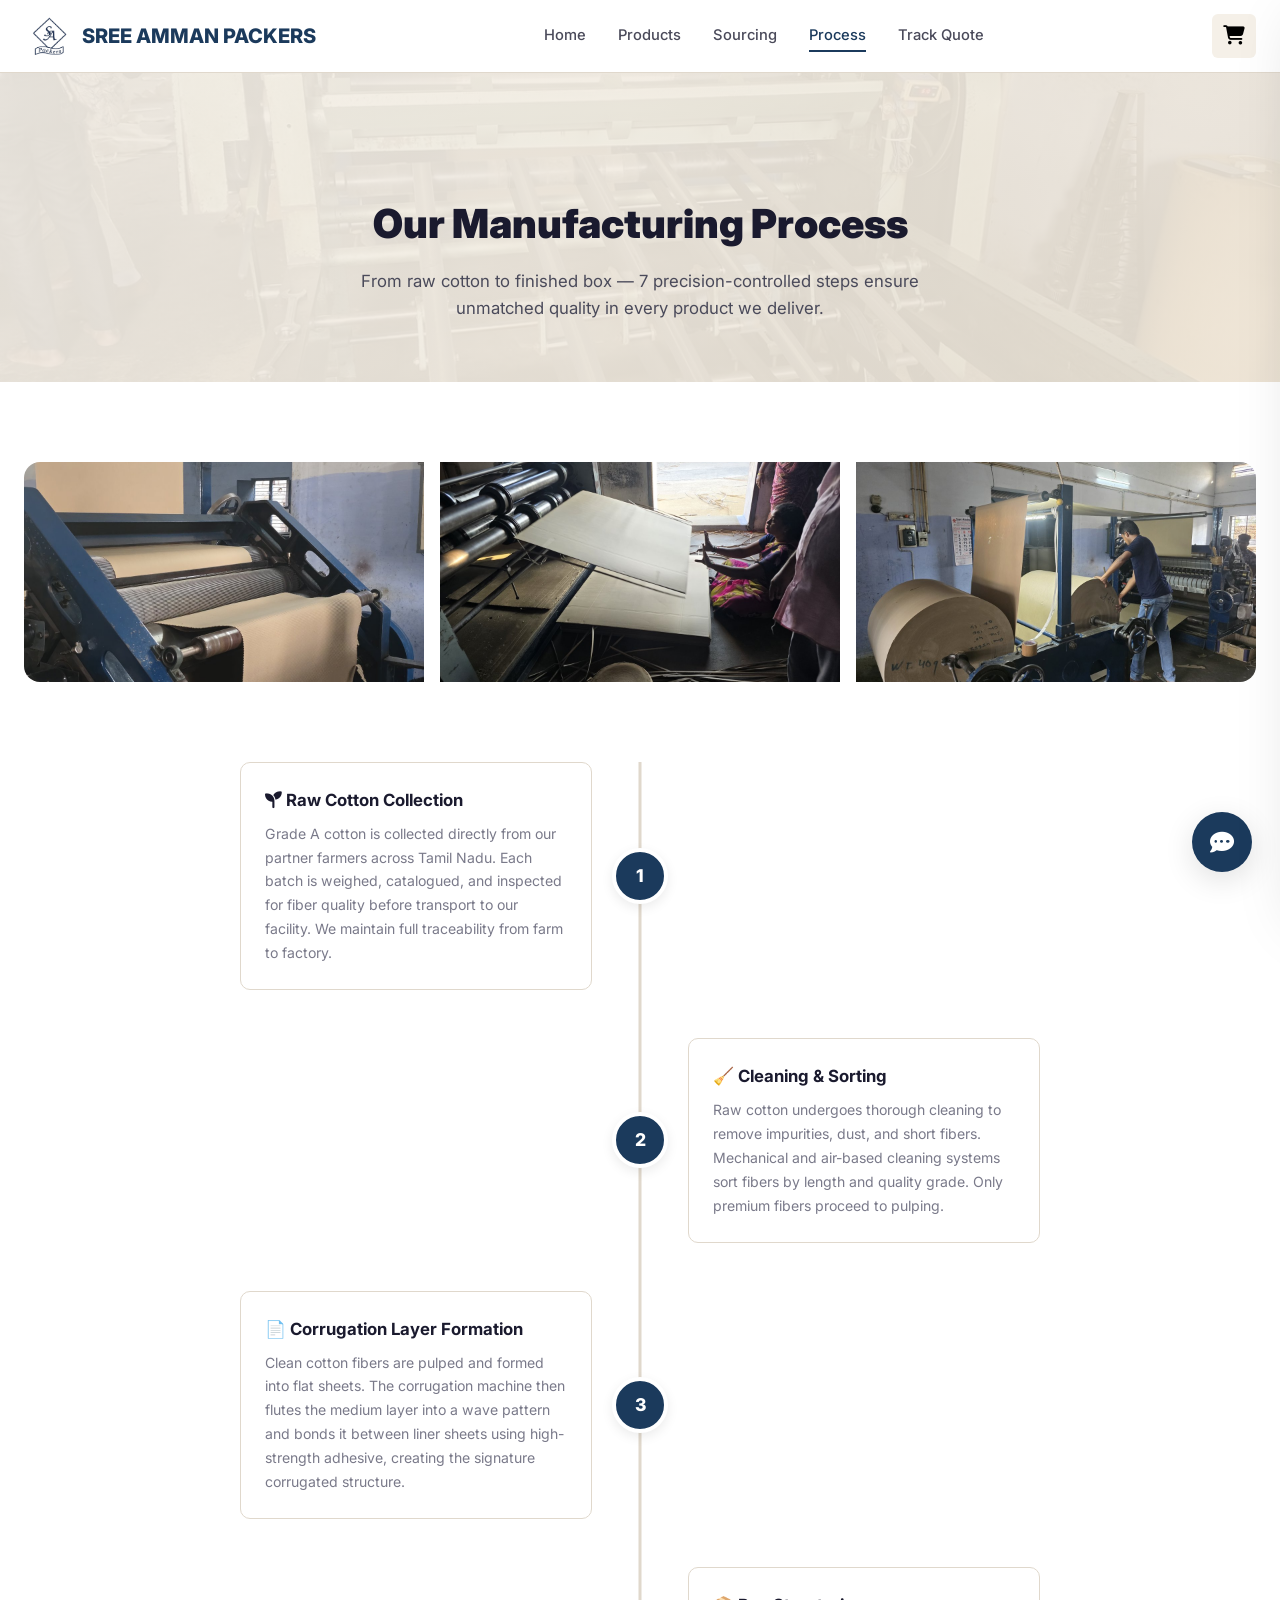
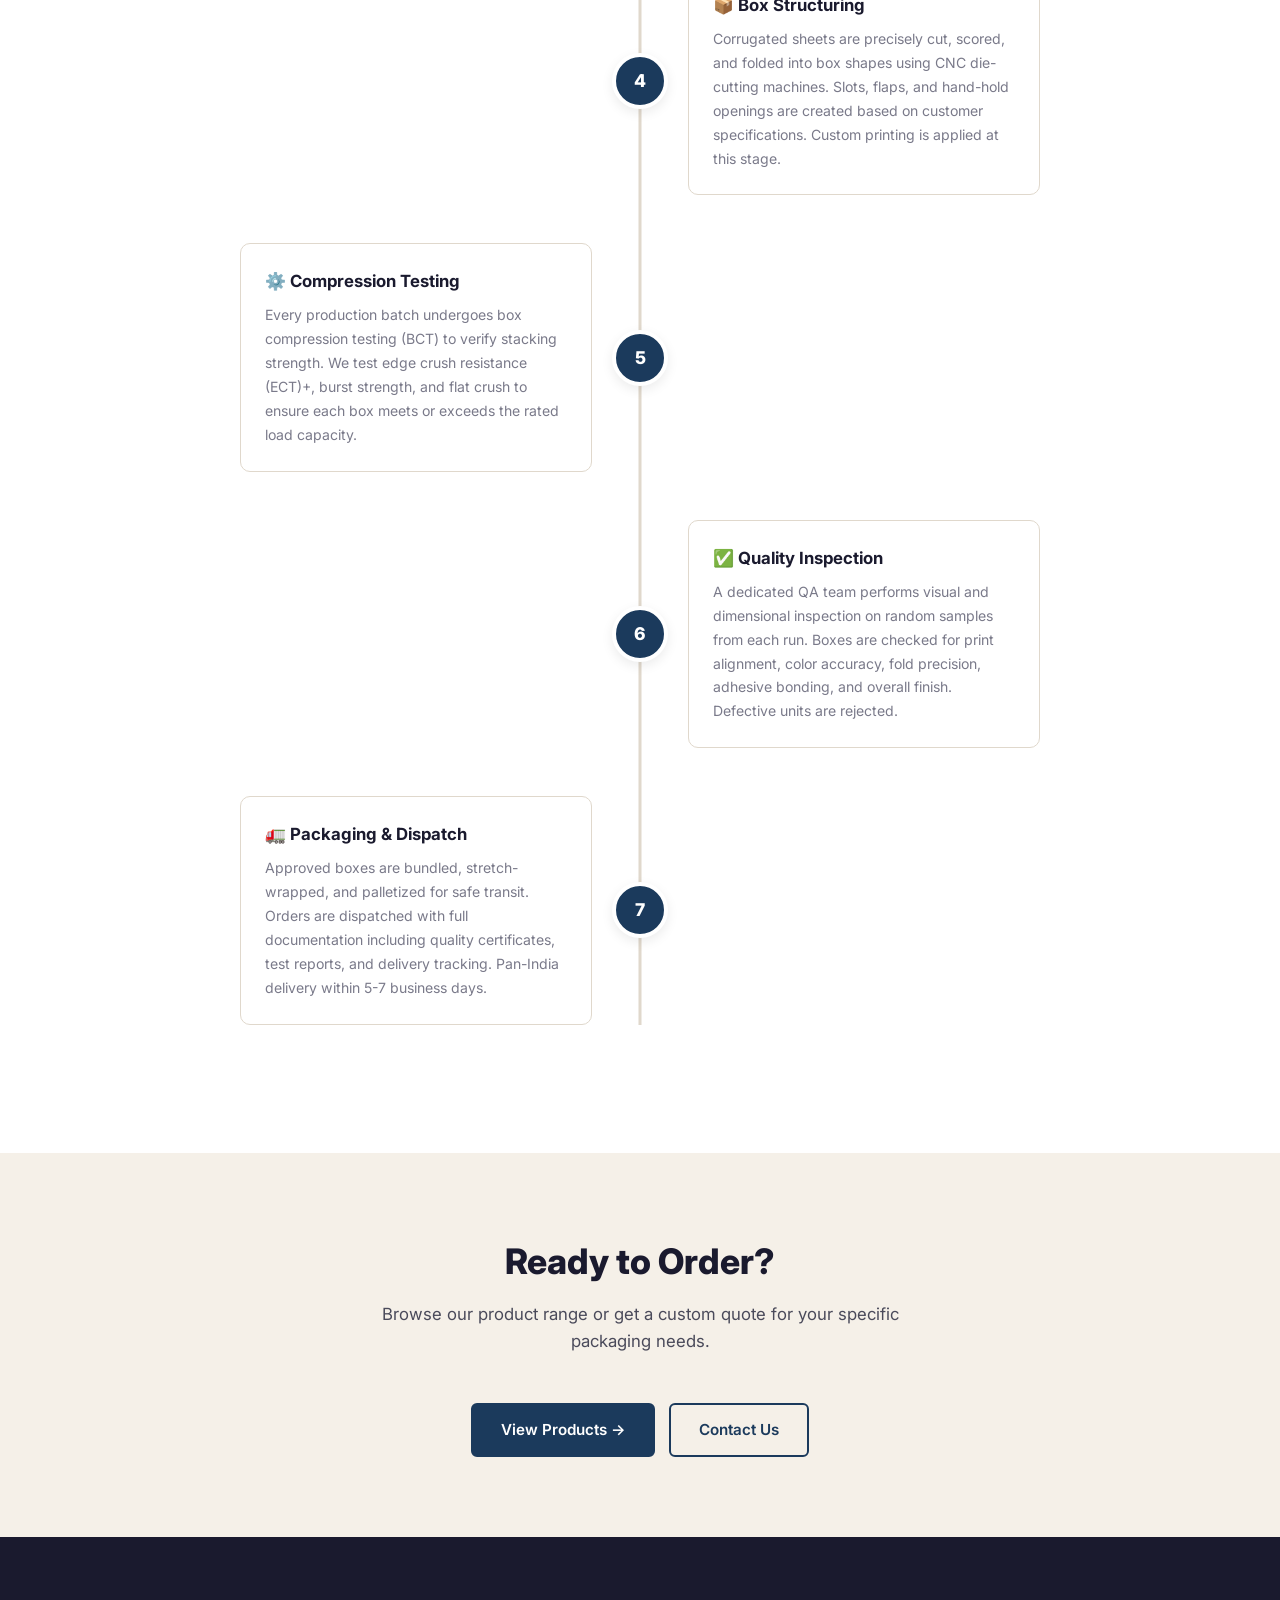
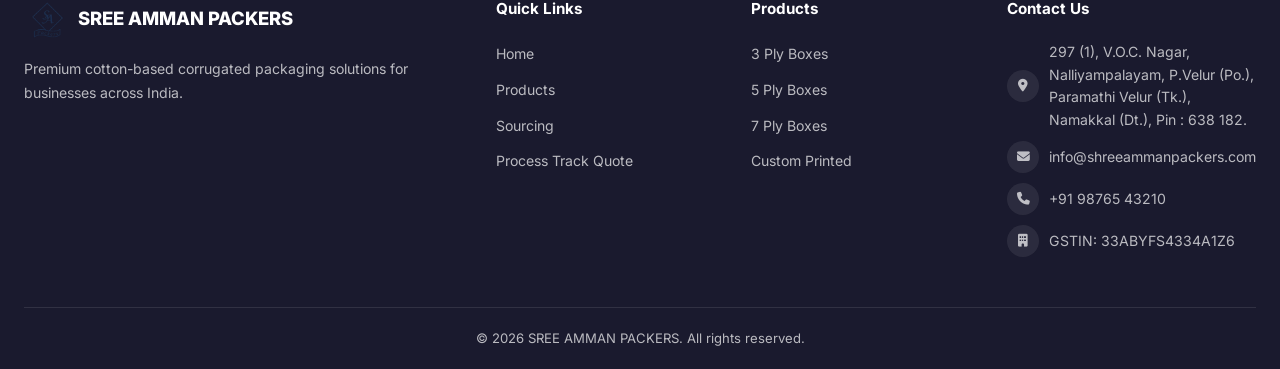
<file: process.html>
﻿<!DOCTYPE html>
<html lang="en">

<head>
    <meta charset="UTF-8">
    <meta name="viewport" content="width=device-width, initial-scale=1.0">
    <meta name="description"
        content="Our 7-step manufacturing process — from raw cotton collection to packaging and dispatch. Quality at every stage.">
    <title>Manufacturing Process — SREE AMMAN PACKERS</title>
    <link rel="stylesheet" href="https://cdnjs.cloudflare.com/ajax/libs/font-awesome/6.4.0/css/all.min.css">
  <link rel="stylesheet" href="styles.css">
</head>

<body>

    <!-- ===== HEADER ===== -->
    <header class="header">
        <nav class="nav container">
            <a href="index.html" class="nav-logo">
                <img src="logo.png" alt="SA Packers Logo" class="logo-img">
                SREE AMMAN PACKERS
            </a>
            <div class="nav-links">
                <a href="index.html">Home</a>
                <a href="products.html">Products</a>
                <a href="sourcing.html">Sourcing</a>
                <a href="process.html" class="active">Process</a>
                <a href="quote-track.html">Track Quote</a>
            </div>
            <div class="nav-actions">
                <button class="cart-btn" aria-label="Open cart">
                    <i class="fa-solid fa-cart-shopping"></i>
                    <span class="cart-badge hidden">0</span>
                </button>
                <button class="hamburger" aria-label="Menu">
                    <span></span><span></span><span></span>
                </button>
            </div>
        </nav>
    </header>

    <!-- ===== PAGE HERO ===== -->
    <section class="page-hero"
        style="background:linear-gradient(135deg, rgba(245,240,232,.92), rgba(237,229,216,.92)), url('images/machine-2.jpg') center/cover no-repeat;">
        <div class="container">
            <h1>Our Manufacturing Process</h1>
            <p>From raw cotton to finished box — 7 precision-controlled steps ensure unmatched quality in every product
                we deliver.</p>
        </div>
    </section>

    <!-- ===== FACTORY GALLERY ===== -->
    <section class="section" style="padding-bottom:0;">
        <div class="container">
            <div
                style="display:grid;grid-template-columns:repeat(3,1fr);gap:16px;border-radius:var(--radius-lg);overflow:hidden;">
                <img src="images/machine-main.jpg" alt="Main manufacturing machine"
                    style="width:100%;height:220px;object-fit:cover;">
                <img src="images/working-employee.jpg" alt="Workers at the factory"
                    style="width:100%;height:220px;object-fit:cover;">
                <img src="images/jump-machine.jpg" alt="Jump machine in production"
                    style="width:100%;height:220px;object-fit:cover;">
            </div>
        </div>
    </section>

    <!-- ===== TIMELINE ===== -->
    <section class="section">
        <div class="container">
            <div class="timeline">
                <!-- Step 1 -->
                <div class="timeline-item animate-in">
                    <div class="timeline-marker">1</div>
                    <div class="timeline-content">
                        <h3><i class="fa-solid fa-seedling"></i> Raw Cotton Collection</h3>
                        <p>Grade A cotton is collected directly from our partner farmers across Tamil Nadu. Each batch
                            is weighed, catalogued, and inspected for fiber quality before transport to our facility. We
                            maintain full traceability from farm to factory.</p>
                    </div>
                </div>

                <!-- Step 2 -->
                <div class="timeline-item animate-in">
                    <div class="timeline-marker">2</div>
                    <div class="timeline-content">
                        <h3>🧹 Cleaning & Sorting</h3>
                        <p>Raw cotton undergoes thorough cleaning to remove impurities, dust, and short fibers.
                            Mechanical and air-based cleaning systems sort fibers by length and quality grade. Only
                            premium fibers proceed to pulping.</p>
                    </div>
                </div>

                <!-- Step 3 -->
                <div class="timeline-item animate-in">
                    <div class="timeline-marker">3</div>
                    <div class="timeline-content">
                        <h3>📄 Corrugation Layer Formation</h3>
                        <p>Clean cotton fibers are pulped and formed into flat sheets. The corrugation machine then
                            flutes the medium layer into a wave pattern and bonds it between liner sheets using
                            high-strength adhesive, creating the signature corrugated structure.</p>
                    </div>
                </div>

                <!-- Step 4 -->
                <div class="timeline-item animate-in">
                    <div class="timeline-marker">4</div>
                    <div class="timeline-content">
                        <h3>📦 Box Structuring</h3>
                        <p>Corrugated sheets are precisely cut, scored, and folded into box shapes using CNC die-cutting
                            machines. Slots, flaps, and hand-hold openings are created based on customer specifications.
                            Custom printing is applied at this stage.</p>
                    </div>
                </div>

                <!-- Step 5 -->
                <div class="timeline-item animate-in">
                    <div class="timeline-marker">5</div>
                    <div class="timeline-content">
                        <h3>⚙️ Compression Testing</h3>
                        <p>Every production batch undergoes box compression testing (BCT) to verify stacking strength.
                            We test edge crush resistance (ECT)+, burst strength, and flat crush to ensure each box
                            meets or exceeds the rated load capacity.</p>
                    </div>
                </div>

                <!-- Step 6 -->
                <div class="timeline-item animate-in">
                    <div class="timeline-marker">6</div>
                    <div class="timeline-content">
                        <h3>✅ Quality Inspection</h3>
                        <p>A dedicated QA team performs visual and dimensional inspection on random samples from each
                            run. Boxes are checked for print alignment, color accuracy, fold precision, adhesive
                            bonding, and overall finish. Defective units are rejected.</p>
                    </div>
                </div>

                <!-- Step 7 -->
                <div class="timeline-item animate-in">
                    <div class="timeline-marker">7</div>
                    <div class="timeline-content">
                        <h3>🚛 Packaging & Dispatch</h3>
                        <p>Approved boxes are bundled, stretch-wrapped, and palletized for safe transit. Orders are
                            dispatched with full documentation including quality certificates, test reports, and
                            delivery tracking. Pan-India delivery within 5-7 business days.</p>
                    </div>
                </div>
            </div>
        </div>
    </section>

    <!-- ===== CTA ===== -->
    <section class="section section-alt" style="text-align:center;">
        <div class="container">
            <h2 class="section-title">Ready to Order?</h2>
            <p class="section-subtitle">Browse our product range or get a custom quote for your specific packaging
                needs.</p>
            <div style="display:flex;gap:14px;justify-content:center;flex-wrap:wrap;">
                <a href="products.html" class="btn btn-primary">View Products →</a>
                <a href="index.html#contact" class="btn btn-outline">Contact Us</a>
            </div>
        </div>
    </section>

    <!-- ===== FOOTER ===== -->
    <footer class="footer">
        <div class="container">
            <div class="footer-grid">
                <div class="footer-about">
                    <div class="footer-logo">
                        <img src="logo.png" alt="SA Packers Logo" class="logo-img">
                        SREE AMMAN PACKERS
                    </div>
                    <p>Premium cotton-based corrugated packaging solutions for businesses across India.</p>
                </div>
                <div class="footer-col">
                    <h3>Quick Links</h3>
                    <ul>
                        <li><a href="index.html">Home</a></li>
                        <li><a href="products.html">Products</a></li>
                        <li><a href="sourcing.html">Sourcing</a></li>
                        <li><a href="process.html">Process</a>
                <a href="quote-track.html">Track Quote</a></li>
                    </ul>
                </div>
                <div class="footer-col">
                    <h3>Products</h3>
                    <ul>
                        <li><a href="products.html">3 Ply Boxes</a></li>
                        <li><a href="products.html">5 Ply Boxes</a></li>
                        <li><a href="products.html">7 Ply Boxes</a></li>
                        <li><a href="products.html">Custom Printed</a></li>
                    </ul>
                </div>
                <div class="footer-col">
                    <h3>Contact Us</h3>
                    <ul class="footer-contact">
                        <li>
                            <span class="icon-circle"><i class="fa-solid fa-location-dot"></i></span>
                            297 (1), V.O.C. Nagar, Nalliyampalayam, P.Velur (Po.),<br>
                            Paramathi Velur (Tk.), Namakkal (Dt.), Pin : 638 182.
                        </li>
                        <li><span class="icon-circle"><i class="fa-solid fa-envelope"></i></span> info@shreeammanpackers.com</li>
                        <li><span class="icon-circle"><i class="fa-solid fa-phone"></i></span> +91 98765 43210</li>
                        <li><span class="icon-circle"><i class="fa-solid fa-building"></i></span> GSTIN: 33ABYFS4334A1Z6</li>
                    </ul>
                </div>
            </div>
            <div class="footer-bottom">© 2026 SREE AMMAN PACKERS. All rights reserved.</div>
        </div>
    </footer>

    <!-- ===== CART SIDEBAR ===== -->
    <div class="cart-overlay" id="cartOverlay"></div>
    <div class="cart-sidebar" id="cartSidebar">
        <div class="cart-header">
            <h2><i class="fa-solid fa-cart-shopping"></i> Your Cart</h2>
            <button class="cart-close" id="cartClose">✕</button>
        </div>
        <div class="cart-items" id="cartItems"></div>
        <div class="cart-footer">
            <div class="cart-subtotal">
                <span>Subtotal</span>
                <span id="cartSubtotal">₹0.00</span>
            </div>
            <button class="btn btn-primary">Request Quote →</button>
        </div>
    </div>

    <!-- ===== CHATBOT ===== -->
    <button class="chatbot-toggle" id="chatbotToggle" aria-label="Open chat"><i class="fa-solid fa-comment-dots"></i></button>
    <div class="chatbot-window" id="chatbotWindow">
        <div class="chatbot-header">
            <h3><i class="fa-solid fa-comment-dots"></i> SREE AMMAN PACKERS Assistant</h3>
            <button class="chatbot-header-close" id="chatbotClose">✕</button>
        </div>
        <div class="chatbot-messages" id="chatbotMessages">
            <div class="chat-message bot">Welcome!  I'm your packaging assistant. Ask me about box sizes, ply types,
                pricing, or custom branding.</div>
        </div>
        <div class="chatbot-suggestions" id="chatbotSuggestions">
            <button>What ply type do I need?</button>
            <button>Show me prices</button>
            <button>Custom branding</button>
            <button>12×10×8 box</button>
        </div>
        <div class="chatbot-input">
            <input type="text" id="chatbotInput" placeholder="Type your question...">
            <button id="chatbotSend">Send</button>
        </div>
    </div>

    <script src="script.js"></script>
</body>

</html>
</file>
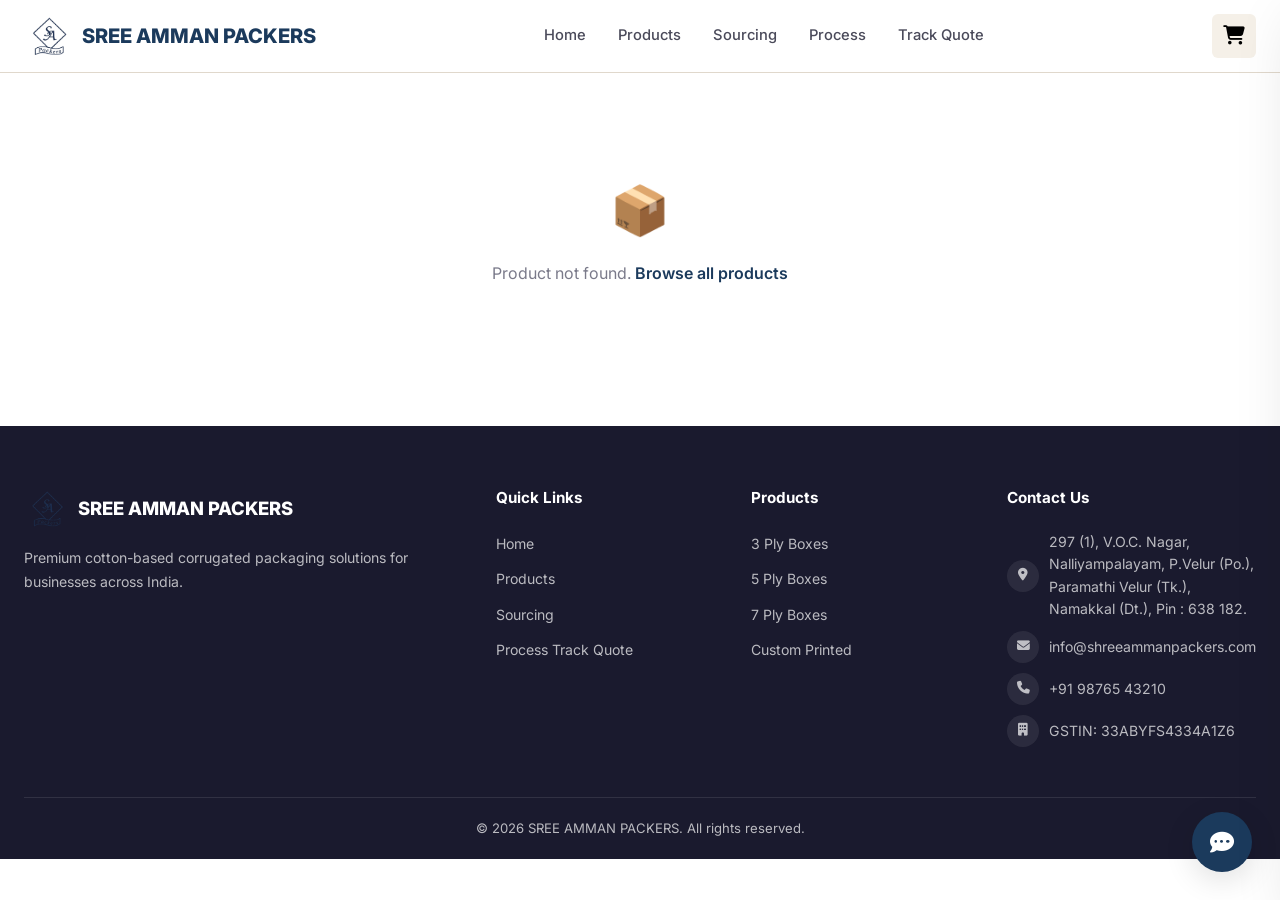
<file: product-detail.html>
﻿<!DOCTYPE html>
<html lang="en">

<head>
    <meta charset="UTF-8">
    <meta name="viewport" content="width=device-width, initial-scale=1.0">
    <meta name="description"
        content="View detailed specifications, bulk pricing, and technical details for cotton-based corrugated boxes.">
    <title>Product Detail — SREE AMMAN PACKERS</title>
    <link rel="stylesheet" href="https://cdnjs.cloudflare.com/ajax/libs/font-awesome/6.4.0/css/all.min.css">
  <link rel="stylesheet" href="styles.css">
</head>

<body>

    <!-- ===== HEADER ===== -->
    <header class="header">
        <nav class="nav container">
            <a href="index.html" class="nav-logo">
                <img src="logo.png" alt="SA Packers Logo" class="logo-img">
                SREE AMMAN PACKERS
            </a>
            <div class="nav-links">
                <a href="index.html">Home</a>
                <a href="products.html">Products</a>
                <a href="sourcing.html">Sourcing</a>
                <a href="process.html">Process</a>
                <a href="quote-track.html">Track Quote</a>
            </div>
            <div class="nav-actions">
                <button class="cart-btn" aria-label="Open cart">
                    <i class="fa-solid fa-cart-shopping"></i>
                    <span class="cart-badge hidden">0</span>
                </button>
                <button class="hamburger" aria-label="Menu">
                    <span></span><span></span><span></span>
                </button>
            </div>
        </nav>
    </header>

    <!-- ===== PRODUCT DETAIL ===== -->
    <section class="detail-page">
        <div class="container" id="productDetail">
            <!-- Dynamically rendered by JS -->
            <div style="text-align:center;padding:80px 20px;color:var(--text-muted);">
                <div style="font-size:3rem;margin-bottom:12px;">⏳</div>
                <p>Loading product details...</p>
            </div>
        </div>
    </section>

    <!-- ===== FOOTER ===== -->
    <footer class="footer">
        <div class="container">
            <div class="footer-grid">
                <div class="footer-about">
                    <div class="footer-logo">
                        <img src="logo.png" alt="SA Packers Logo" class="logo-img">
                        SREE AMMAN PACKERS
                    </div>
                    <p>Premium cotton-based corrugated packaging solutions for businesses across India.</p>
                </div>
                <div class="footer-col">
                    <h3>Quick Links</h3>
                    <ul>
                        <li><a href="index.html">Home</a></li>
                        <li><a href="products.html">Products</a></li>
                        <li><a href="sourcing.html">Sourcing</a></li>
                        <li><a href="process.html">Process</a>
                <a href="quote-track.html">Track Quote</a></li>
                    </ul>
                </div>
                <div class="footer-col">
                    <h3>Products</h3>
                    <ul>
                        <li><a href="products.html">3 Ply Boxes</a></li>
                        <li><a href="products.html">5 Ply Boxes</a></li>
                        <li><a href="products.html">7 Ply Boxes</a></li>
                        <li><a href="products.html">Custom Printed</a></li>
                    </ul>
                </div>
                <div class="footer-col">
                    <h3>Contact Us</h3>
                    <ul class="footer-contact">
                        <li>
                            <span class="icon-circle"><i class="fa-solid fa-location-dot"></i></span>
                            297 (1), V.O.C. Nagar, Nalliyampalayam, P.Velur (Po.),<br>
                            Paramathi Velur (Tk.), Namakkal (Dt.), Pin : 638 182.
                        </li>
                        <li><span class="icon-circle"><i class="fa-solid fa-envelope"></i></span> info@shreeammanpackers.com</li>
                        <li><span class="icon-circle"><i class="fa-solid fa-phone"></i></span> +91 98765 43210</li>
                        <li><span class="icon-circle"><i class="fa-solid fa-building"></i></span> GSTIN: 33ABYFS4334A1Z6</li>
                    </ul>
                </div>
            </div>
            <div class="footer-bottom">© 2026 SREE AMMAN PACKERS. All rights reserved.</div>
        </div>
    </footer>

    <!-- ===== CART SIDEBAR ===== -->
    <div class="cart-overlay" id="cartOverlay"></div>
    <div class="cart-sidebar" id="cartSidebar">
        <div class="cart-header">
            <h2><i class="fa-solid fa-cart-shopping"></i> Your Cart</h2>
            <button class="cart-close" id="cartClose">✕</button>
        </div>
        <div class="cart-items" id="cartItems"></div>
        <div class="cart-footer">
            <div class="cart-subtotal">
                <span>Subtotal</span>
                <span id="cartSubtotal">₹0.00</span>
            </div>
            <button class="btn btn-primary">Request Quote →</button>
        </div>
    </div>

    <!-- ===== CHATBOT ===== -->
    <button class="chatbot-toggle" id="chatbotToggle" aria-label="Open chat"><i class="fa-solid fa-comment-dots"></i></button>
    <div class="chatbot-window" id="chatbotWindow">
        <div class="chatbot-header">
            <h3><i class="fa-solid fa-comment-dots"></i> SREE AMMAN PACKERS Assistant</h3>
            <button class="chatbot-header-close" id="chatbotClose">✕</button>
        </div>
        <div class="chatbot-messages" id="chatbotMessages">
            <div class="chat-message bot">Welcome!  I'm your packaging assistant. Ask me about box sizes, ply types,
                pricing, or custom branding.</div>
        </div>
        <div class="chatbot-suggestions" id="chatbotSuggestions">
            <button>What ply type do I need?</button>
            <button>Show me prices</button>
            <button>Custom branding</button>
            <button>12×10×8 box</button>
        </div>
        <div class="chatbot-input">
            <input type="text" id="chatbotInput" placeholder="Type your question...">
            <button id="chatbotSend">Send</button>
        </div>
    </div>

    <script src="script.js"></script>
</body>

</html>
</file>
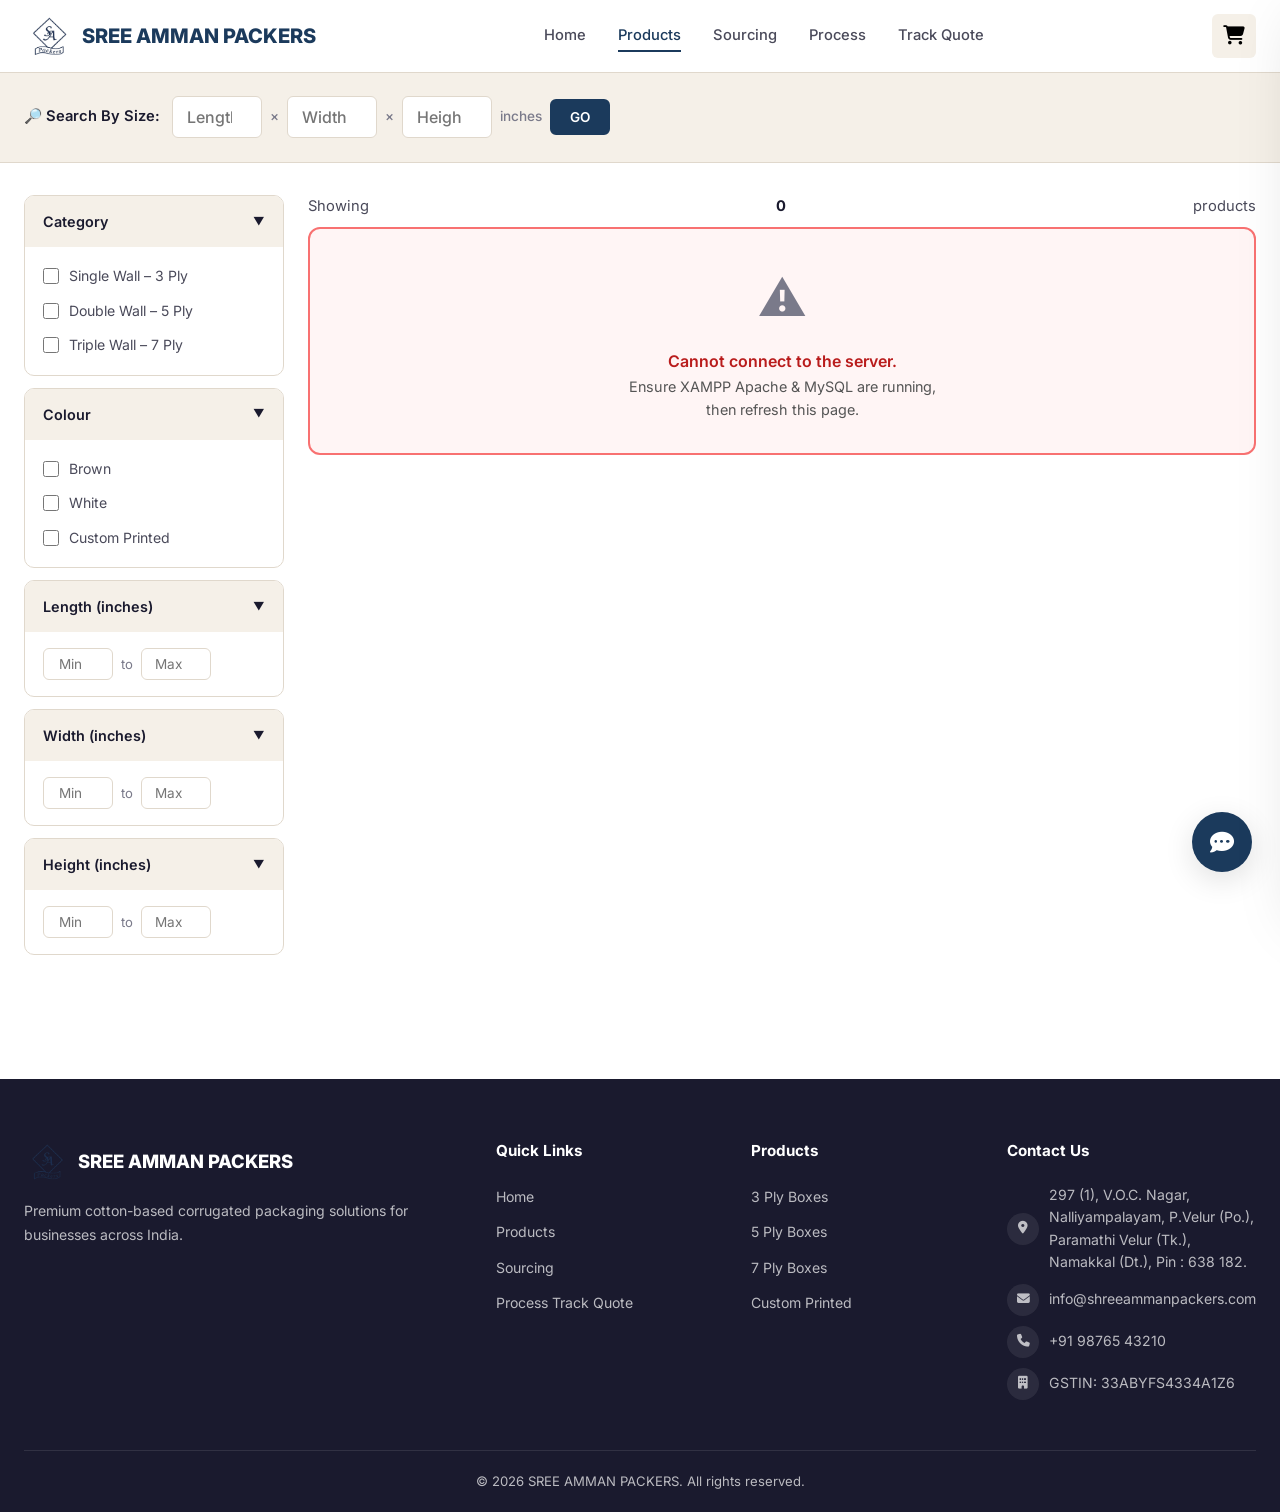
<file: products.html>
﻿<!DOCTYPE html>
<html lang="en">

<head>
    <meta charset="UTF-8">
    <meta name="viewport" content="width=device-width, initial-scale=1.0">
    <meta name="description"
        content="Browse our full range of cotton-based corrugated boxes. Filter by ply type, size, and color. Bulk pricing available.">
    <title>Products — SREE AMMAN PACKERS</title>
    <link rel="stylesheet" href="https://cdnjs.cloudflare.com/ajax/libs/font-awesome/6.4.0/css/all.min.css">
  <link rel="stylesheet" href="styles.css">
</head>

<body>

    <!-- ===== HEADER ===== -->
    <header class="header">
        <nav class="nav container">
            <a href="index.html" class="nav-logo">
                <img src="logo.png" alt="SA Packers Logo" class="logo-img">
                SREE AMMAN PACKERS
            </a>
            <div class="nav-links">
                <a href="index.html">Home</a>
                <a href="products.html" class="active">Products</a>
                <a href="sourcing.html">Sourcing</a>
                <a href="process.html">Process</a>
                <a href="quote-track.html">Track Quote</a>
            </div>
            <div class="nav-actions">
                <button class="cart-btn" aria-label="Open cart">
                    <i class="fa-solid fa-cart-shopping"></i>
                    <span class="cart-badge hidden">0</span>
                </button>
                <button class="hamburger" aria-label="Menu">
                    <span></span><span></span><span></span>
                </button>
            </div>
        </nav>
    </header>

    <!-- ===== SEARCH BY SIZE ===== -->
    <section class="search-section">
        <div class="container">
            <div class="search-bar">
                <label>🔎 Search By Size:</label>
                <div class="search-input-group">
                    <input type="number" id="searchLength" placeholder="Length" min="1">
                    <span>×</span>
                    <input type="number" id="searchWidth" placeholder="Width" min="1">
                    <span>×</span>
                    <input type="number" id="searchHeight" placeholder="Height" min="1">
                    <span>inches</span>
                    <button class="btn btn-primary btn-sm" id="searchGo">GO</button>
                </div>
            </div>
        </div>
    </section>

    <!-- ===== PRODUCTS LAYOUT ===== -->
    <section class="section" style="padding-top:0;">
        <div class="container">
            <div class="products-layout">
                <!-- SIDEBAR -->
                <aside class="sidebar">
                    <!-- Category -->
                    <div class="filter-group">
                        <div class="filter-header">
                            Category
                            <span class="arrow">▼</span>
                        </div>
                        <div class="filter-body">
                            <label class="filter-option">
                                <input type="checkbox" class="filter-ply" value="3">
                                Single Wall – 3 Ply
                            </label>
                            <label class="filter-option">
                                <input type="checkbox" class="filter-ply" value="5">
                                Double Wall – 5 Ply
                            </label>
                            <label class="filter-option">
                                <input type="checkbox" class="filter-ply" value="7">
                                Triple Wall – 7 Ply
                            </label>
                        </div>
                    </div>

                    <!-- Colour -->
                    <div class="filter-group">
                        <div class="filter-header">
                            Colour
                            <span class="arrow">▼</span>
                        </div>
                        <div class="filter-body">
                            <label class="filter-option">
                                <input type="checkbox" class="filter-color" value="Brown">
                                Brown
                            </label>
                            <label class="filter-option">
                                <input type="checkbox" class="filter-color" value="White">
                                White
                            </label>
                            <label class="filter-option">
                                <input type="checkbox" class="filter-color" value="Custom Printed">
                                Custom Printed
                            </label>
                        </div>
                    </div>

                    <!-- Length -->
                    <div class="filter-group">
                        <div class="filter-header">
                            Length (inches)
                            <span class="arrow">▼</span>
                        </div>
                        <div class="filter-body">
                            <div class="filter-range">
                                <input type="number" id="filterLengthMin" placeholder="Min" min="0">
                                <span>to</span>
                                <input type="number" id="filterLengthMax" placeholder="Max" min="0">
                            </div>
                        </div>
                    </div>

                    <!-- Width -->
                    <div class="filter-group">
                        <div class="filter-header">
                            Width (inches)
                            <span class="arrow">▼</span>
                        </div>
                        <div class="filter-body">
                            <div class="filter-range">
                                <input type="number" id="filterWidthMin" placeholder="Min" min="0">
                                <span>to</span>
                                <input type="number" id="filterWidthMax" placeholder="Max" min="0">
                            </div>
                        </div>
                    </div>

                    <!-- Height -->
                    <div class="filter-group">
                        <div class="filter-header">
                            Height (inches)
                            <span class="arrow">▼</span>
                        </div>
                        <div class="filter-body">
                            <div class="filter-range">
                                <input type="number" id="filterHeightMin" placeholder="Min" min="0">
                                <span>to</span>
                                <input type="number" id="filterHeightMax" placeholder="Max" min="0">
                            </div>
                        </div>
                    </div>
                </aside>

                <!-- PRODUCT LIST -->
                <main>
                    <div class="product-count">
                        Showing <strong id="productCount">0</strong> products
                    </div>
                    <div class="product-list" id="productList">
                        <!-- Dynamically rendered by JS -->
                    </div>
                </main>
            </div>
        </div>
    </section>

    <!-- ===== FOOTER ===== -->
    <footer class="footer">
        <div class="container">
            <div class="footer-grid">
                <div class="footer-about">
                    <div class="footer-logo">
                        <img src="logo.png" alt="SA Packers Logo" class="logo-img">
                        SREE AMMAN PACKERS
                    </div>
                    <p>Premium cotton-based corrugated packaging solutions for businesses across India.</p>
                </div>
                <div class="footer-col">
                    <h3>Quick Links</h3>
                    <ul>
                        <li><a href="index.html">Home</a></li>
                        <li><a href="products.html">Products</a></li>
                        <li><a href="sourcing.html">Sourcing</a></li>
                        <li><a href="process.html">Process</a>
                <a href="quote-track.html">Track Quote</a></li>
                    </ul>
                </div>
                <div class="footer-col">
                    <h3>Products</h3>
                    <ul>
                        <li><a href="products.html">3 Ply Boxes</a></li>
                        <li><a href="products.html">5 Ply Boxes</a></li>
                        <li><a href="products.html">7 Ply Boxes</a></li>
                        <li><a href="products.html">Custom Printed</a></li>
                    </ul>
                </div>
                <div class="footer-col">
                    <h3>Contact Us</h3>
                    <ul class="footer-contact">
                        <li>
                            <span class="icon-circle"><i class="fa-solid fa-location-dot"></i></span>
                            297 (1), V.O.C. Nagar, Nalliyampalayam, P.Velur (Po.),<br>
                            Paramathi Velur (Tk.), Namakkal (Dt.), Pin : 638 182.
                        </li>
                        <li><span class="icon-circle"><i class="fa-solid fa-envelope"></i></span> info@shreeammanpackers.com</li>
                        <li><span class="icon-circle"><i class="fa-solid fa-phone"></i></span> +91 98765 43210</li>
                        <li><span class="icon-circle"><i class="fa-solid fa-building"></i></span> GSTIN: 33ABYFS4334A1Z6</li>
                    </ul>
                </div>
            </div>
            <div class="footer-bottom">© 2026 SREE AMMAN PACKERS. All rights reserved.</div>
        </div>
    </footer>

    <!-- ===== CART SIDEBAR ===== -->
    <div class="cart-overlay" id="cartOverlay"></div>
    <div class="cart-sidebar" id="cartSidebar">
        <div class="cart-header">
            <h2><i class="fa-solid fa-cart-shopping"></i> Your Cart</h2>
            <button class="cart-close" id="cartClose">✕</button>
        </div>
        <div class="cart-items" id="cartItems"></div>
        <div class="cart-footer">
            <div class="cart-subtotal">
                <span>Subtotal</span>
                <span id="cartSubtotal">₹0.00</span>
            </div>
            <button class="btn btn-primary">Request Quote →</button>
        </div>
    </div>

    <!-- ===== CHATBOT ===== -->
    <button class="chatbot-toggle" id="chatbotToggle" aria-label="Open chat"><i class="fa-solid fa-comment-dots"></i></button>
    <div class="chatbot-window" id="chatbotWindow">
        <div class="chatbot-header">
            <h3><i class="fa-solid fa-comment-dots"></i> SREE AMMAN PACKERS Assistant</h3>
            <button class="chatbot-header-close" id="chatbotClose">✕</button>
        </div>
        <div class="chatbot-messages" id="chatbotMessages">
            <div class="chat-message bot">Welcome!  I'm your packaging assistant. Ask me about box sizes, ply types,
                pricing, or custom branding.</div>
        </div>
        <div class="chatbot-suggestions" id="chatbotSuggestions">
            <button>What ply type do I need?</button>
            <button>Show me prices</button>
            <button>Custom branding</button>
            <button>12×10×8 box</button>
        </div>
        <div class="chatbot-input">
            <input type="text" id="chatbotInput" placeholder="Type your question...">
            <button id="chatbotSend">Send</button>
        </div>
    </div>

    <script src="script.js"></script>
</body>

</html>
</file>
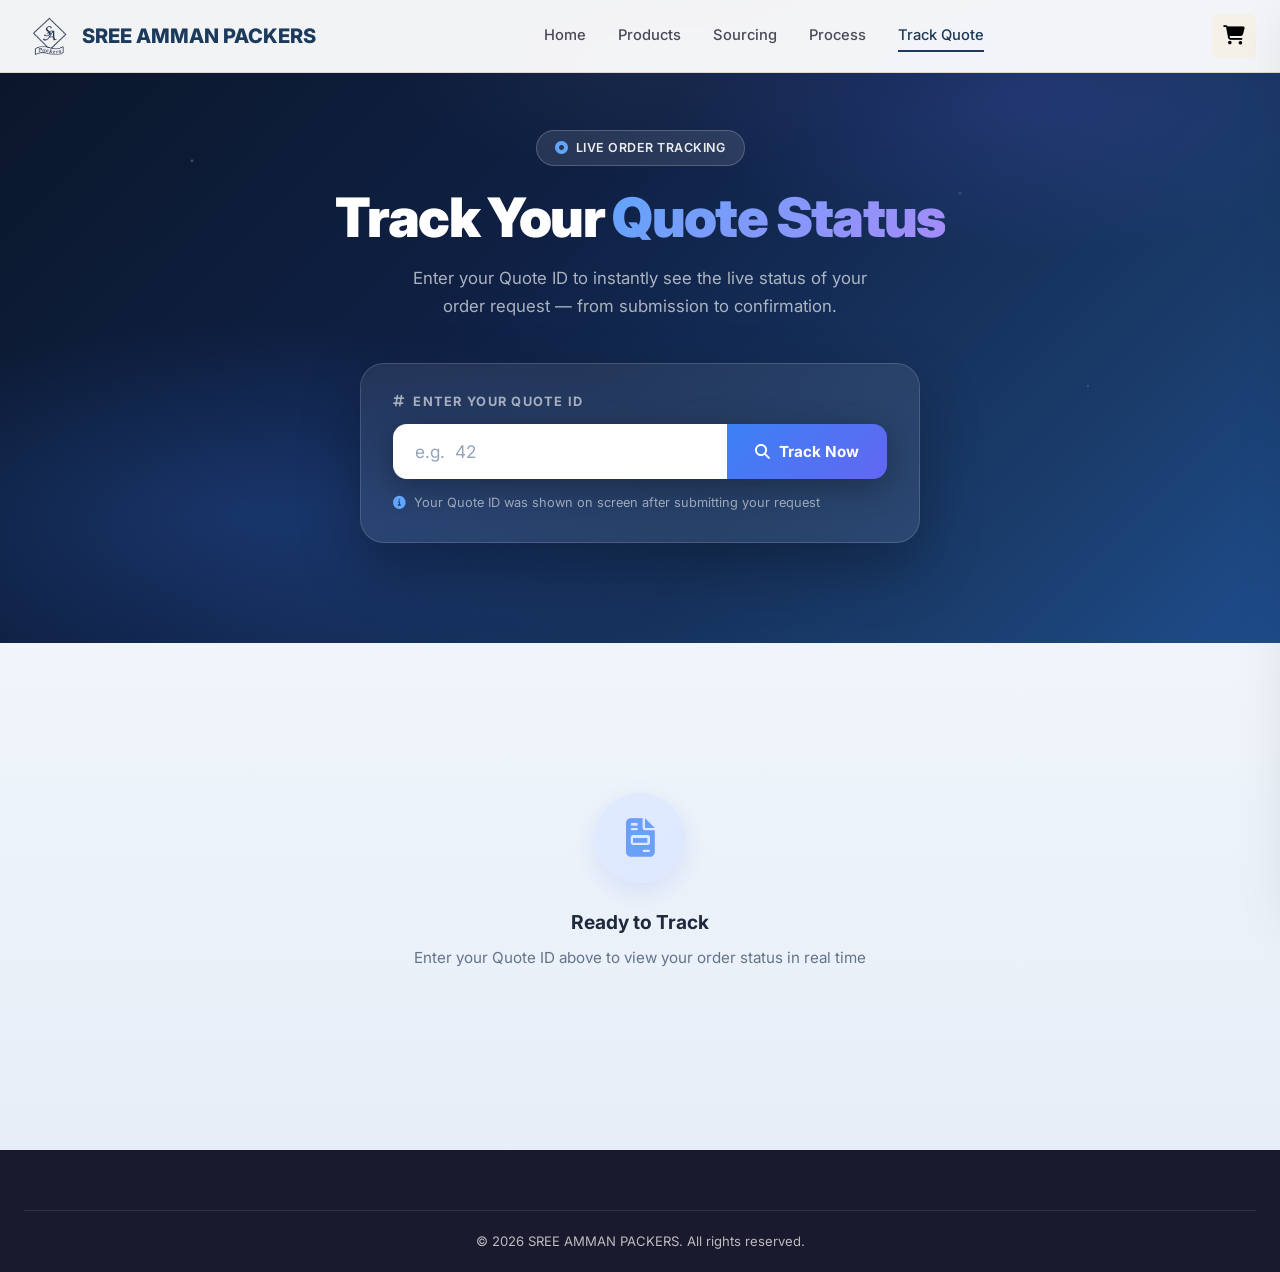
<file: quote-track.html>
<!DOCTYPE html>
<html lang="en">

<head>
  <meta charset="UTF-8">
  <meta name="viewport" content="width=device-width, initial-scale=1.0">
  <meta name="description"
    content="Track your quote request status in real-time with SREE AMMAN PACKERS. Enter your Quote ID to instantly view your order status.">
  <title>Track Your Quote — SREE AMMAN PACKERS</title>
  <link rel="stylesheet" href="https://cdnjs.cloudflare.com/ajax/libs/font-awesome/6.4.0/css/all.min.css">
  <link rel="preconnect" href="https://fonts.googleapis.com">
  <link href="https://fonts.googleapis.com/css2?family=Inter:wght@300;400;500;600;700;800;900&display=swap"
    rel="stylesheet">
  <link rel="stylesheet" href="styles.css">
  <style>
    /* ─── PAGE BASE ─── */
    body {
      font-family: 'Inter', system-ui, sans-serif;
    }

    /* ─── HERO ─── */
    .tq-hero {
      background: linear-gradient(135deg, #0a1628 0%, #0f2044 40%, #1a3c6b 80%, #1e4d8c 100%);
      padding: 130px 0 100px;
      text-align: center;
      position: relative;
      overflow: hidden;
    }

    .tq-hero::before {
      content: '';
      position: absolute;
      inset: 0;
      background:
        radial-gradient(ellipse 60% 50% at 20% 80%, rgba(59, 130, 246, .22) 0%, transparent 60%),
        radial-gradient(ellipse 50% 45% at 80% 15%, rgba(99, 102, 241, .18) 0%, transparent 55%),
        radial-gradient(ellipse 40% 35% at 50% 10%, rgba(255, 255, 255, .04) 0%, transparent 50%);
    }

    /* Floating particles */
    .tq-hero::after {
      content: '';
      position: absolute;
      inset: 0;
      background-image:
        radial-gradient(circle 2px at 15% 25%, rgba(255, 255, 255, .3) 0%, transparent 100%),
        radial-gradient(circle 1.5px at 85% 60%, rgba(255, 255, 255, .25) 0%, transparent 100%),
        radial-gradient(circle 2.5px at 60% 80%, rgba(99, 130, 246, .4) 0%, transparent 100%),
        radial-gradient(circle 1px at 35% 70%, rgba(255, 255, 255, .2) 0%, transparent 100%),
        radial-gradient(circle 2px at 75% 30%, rgba(255, 255, 255, .2) 0%, transparent 100%);
      pointer-events: none;
    }

    .tq-hero .container {
      position: relative;
      z-index: 1;
    }

    .tq-hero-badge {
      display: inline-flex;
      align-items: center;
      gap: 8px;
      background: rgba(255, 255, 255, .1);
      border: 1px solid rgba(255, 255, 255, .2);
      color: rgba(255, 255, 255, .9);
      font-size: .78rem;
      font-weight: 600;
      padding: 7px 18px;
      border-radius: 50px;
      margin-bottom: 22px;
      letter-spacing: .04em;
      text-transform: uppercase;
      backdrop-filter: blur(10px);
    }

    .tq-hero-badge i {
      color: #60a5fa;
      font-size: .8rem;
    }

    .tq-hero h1 {
      color: #fff;
      font-size: clamp(2.2rem, 5vw, 3.4rem);
      font-weight: 900;
      letter-spacing: -.03em;
      line-height: 1.1;
      margin-bottom: 16px;
    }

    .tq-hero h1 span {
      background: linear-gradient(135deg, #60a5fa, #a78bfa);
      -webkit-background-clip: text;
      -webkit-text-fill-color: transparent;
      background-clip: text;
    }

    .tq-hero-subtitle {
      color: rgba(255, 255, 255, .65);
      font-size: 1.05rem;
      max-width: 480px;
      margin: 0 auto 42px;
      line-height: 1.7;
    }

    /* ─── SEARCH CARD ─── */
    .tq-search-card {
      background: rgba(255, 255, 255, .08);
      backdrop-filter: blur(20px);
      border: 1px solid rgba(255, 255, 255, .15);
      border-radius: 24px;
      padding: 28px 32px;
      max-width: 560px;
      margin: 0 auto;
      box-shadow: 0 24px 60px rgba(0, 0, 0, .3);
    }

    .tq-search-label {
      font-size: .8rem;
      font-weight: 700;
      color: rgba(255, 255, 255, .6);
      text-transform: uppercase;
      letter-spacing: .1em;
      margin-bottom: 12px;
      display: flex;
      align-items: center;
      gap: 8px;
    }

    .tq-search-row {
      display: flex;
      gap: 0;
      border-radius: 14px;
      overflow: hidden;
      box-shadow: 0 8px 32px rgba(0, 0, 0, .3);
    }

    .tq-search-row input {
      flex: 1;
      padding: 17px 22px;
      background: #fff;
      border: none;
      outline: none;
      font-size: 1.08rem;
      font-weight: 700;
      color: #1e293b;
      font-family: 'Inter', sans-serif;
      letter-spacing: .04em;
    }

    .tq-search-row input::placeholder {
      color: #94a3b8;
      font-weight: 400;
      letter-spacing: 0;
    }

    .tq-search-btn {
      padding: 0 28px;
      background: linear-gradient(135deg, #3b82f6, #6366f1);
      color: #fff;
      border: none;
      cursor: pointer;
      font-size: .95rem;
      font-weight: 700;
      display: flex;
      align-items: center;
      gap: 9px;
      font-family: 'Inter', sans-serif;
      transition: opacity .2s, transform .15s;
      white-space: nowrap;
    }

    .tq-search-btn:hover {
      opacity: .9;
    }

    .tq-search-btn:active {
      transform: scale(.97);
    }

    .tq-search-hint {
      margin-top: 14px;
      display: flex;
      align-items: center;
      gap: 8px;
      color: rgba(255, 255, 255, .55);
      font-size: .8rem;
    }

    .tq-search-hint i {
      color: #60a5fa;
    }

    /* ─── RESULT AREA ─── */
    .tq-result-area {
      padding: 70px 0 100px;
      background: linear-gradient(180deg, #f0f5fb 0%, #e8eef8 100%);
      min-height: 420px;
    }

    /* Placeholder */
    .tq-placeholder {
      text-align: center;
      padding: 80px 20px;
    }

    .tq-placeholder-icon {
      width: 90px;
      height: 90px;
      border-radius: 50%;
      background: linear-gradient(135deg, #e0eaff, #dde8ff);
      display: flex;
      align-items: center;
      justify-content: center;
      margin: 0 auto 24px;
      box-shadow: 0 8px 24px rgba(37, 99, 235, .12);
    }

    .tq-placeholder-icon i {
      font-size: 2.4rem;
      color: #3b82f6;
      opacity: .7;
    }

    .tq-placeholder h3 {
      font-size: 1.2rem;
      font-weight: 700;
      color: #1e293b;
      margin-bottom: 8px;
    }

    .tq-placeholder p {
      color: #64748b;
      font-size: .95rem;
    }

    /* ─── RESULT CARD ─── */
    .tq-card {
      background: #fff;
      border-radius: 28px;
      box-shadow: 0 20px 60px rgba(15, 23, 42, .11), 0 4px 16px rgba(15, 23, 42, .05);
      max-width: 780px;
      margin: 0 auto;
      overflow: hidden;
      animation: tqSlideUp .5s cubic-bezier(.22, 1, .36, 1);
    }

    @keyframes tqSlideUp {
      from {
        opacity: 0;
        transform: translateY(32px);
      }

      to {
        opacity: 1;
        transform: translateY(0);
      }
    }

    /* Card top band */
    .tq-card-top {
      background: linear-gradient(135deg, #0a1628 0%, #1a3c6b 60%, #2152a0 100%);
      padding: 32px 36px;
      display: flex;
      align-items: flex-start;
      justify-content: space-between;
      gap: 16px;
      flex-wrap: wrap;
    }

    .tq-quote-id {
      font-size: 1rem;
      font-weight: 800;
      color: #fff;
      display: flex;
      align-items: center;
      gap: 10px;
    }

    .tq-quote-id-num {
      background: rgba(255, 255, 255, .15);
      border: 1px solid rgba(255, 255, 255, .2);
      border-radius: 10px;
      padding: 5px 16px;
      font-size: 1.35rem;
      letter-spacing: .04em;
    }

    .tq-quote-date {
      color: rgba(255, 255, 255, .55);
      font-size: .82rem;
      margin-top: 6px;
    }

    .tq-status-pill {
      padding: 8px 20px;
      border-radius: 50px;
      font-size: .82rem;
      font-weight: 800;
      letter-spacing: .04em;
      text-transform: uppercase;
      border: 2px solid rgba(255, 255, 255, .3);
      backdrop-filter: blur(10px);
      transition: transform .2s;
    }

    .tq-status-pill:hover {
      transform: scale(1.04);
    }

    .pill-pending {
      background: rgba(245, 158, 11, .22);
      color: #fde68a;
      border-color: rgba(245, 158, 11, .4);
    }

    .pill-reviewed {
      background: rgba(59, 130, 246, .22);
      color: #bfdbfe;
      border-color: rgba(59, 130, 246, .4);
    }

    .pill-confirmed {
      background: rgba(34, 197, 94, .22);
      color: #bbf7d0;
      border-color: rgba(34, 197, 94, .4);
    }

    .pill-rejected {
      background: rgba(239, 68, 68, .22);
      color: #fecaca;
      border-color: rgba(239, 68, 68, .4);
    }

    /* Card body */
    .tq-card-body {
      padding: 36px 36px 32px;
    }

    /* ─── TIMELINE ─── */
    .tq-timeline {
      display: flex;
      align-items: flex-start;
      position: relative;
      margin-bottom: 40px;
    }

    .tq-timeline-track {
      position: absolute;
      top: 22px;
      left: 22px;
      right: 22px;
      height: 4px;
      background: #e2e8f0;
      border-radius: 4px;
      z-index: 0;
    }

    .tq-timeline-fill {
      height: 100%;
      background: linear-gradient(90deg, #1a3c6b, #3b82f6, #6366f1);
      border-radius: 4px;
      transition: width .8s cubic-bezier(.22, 1, .36, 1);
    }

    .tq-step {
      flex: 1;
      display: flex;
      flex-direction: column;
      align-items: center;
      gap: 10px;
      position: relative;
      z-index: 1;
    }

    .tq-step-dot {
      width: 44px;
      height: 44px;
      border-radius: 50%;
      background: #e2e8f0;
      color: #94a3b8;
      display: flex;
      align-items: center;
      justify-content: center;
      font-size: 1rem;
      border: 4px solid #fff;
      box-shadow: 0 2px 10px rgba(0, 0, 0, .1);
      transition: all .4s cubic-bezier(.34, 1.56, .64, 1);
    }

    .tq-step:hover .tq-step-dot {
      transform: scale(1.15);
    }

    .tq-step-dot.done {
      background: linear-gradient(135deg, #1a3c6b, #2563eb);
      color: #fff;
      box-shadow: 0 4px 16px rgba(26, 60, 107, .35);
    }

    .tq-step-dot.active {
      background: linear-gradient(135deg, #3b82f6, #6366f1);
      color: #fff;
      box-shadow: 0 4px 20px rgba(99, 102, 241, .45);
      animation: tqPulse 1.8s ease-in-out infinite;
    }

    .tq-step-dot.rejected {
      background: linear-gradient(135deg, #ef4444, #dc2626);
      color: #fff;
      box-shadow: 0 4px 14px rgba(239, 68, 68, .4);
    }

    @keyframes tqPulse {

      0%,
      100% {
        box-shadow: 0 4px 20px rgba(99, 102, 241, .45);
      }

      50% {
        box-shadow: 0 4px 30px rgba(99, 102, 241, .75), 0 0 0 8px rgba(99, 102, 241, .12);
      }
    }

    .tq-step-label {
      font-size: .72rem;
      font-weight: 700;
      color: #94a3b8;
      text-align: center;
      line-height: 1.3;
    }

    .tq-step-label.done {
      color: #1a3c6b;
    }

    .tq-step-label.active {
      color: #3b82f6;
    }

    .tq-step-label.rejected {
      color: #dc2626;
    }

    /* ─── INFO GRID ─── */
    .tq-info-grid {
      display: grid;
      grid-template-columns: repeat(auto-fit, minmax(160px, 1fr));
      gap: 14px;
      margin-bottom: 28px;
    }

    .tq-info-tile {
      background: linear-gradient(135deg, #f8faff, #f0f5ff);
      border: 1px solid #dde8ff;
      border-radius: 16px;
      padding: 16px 18px;
      transition: transform .2s, box-shadow .2s;
      position: relative;
      overflow: hidden;
    }

    .tq-info-tile::before {
      content: '';
      position: absolute;
      top: 0;
      left: 0;
      right: 0;
      height: 3px;
      background: linear-gradient(90deg, #1a3c6b, #3b82f6);
      border-radius: 2px 2px 0 0;
    }

    .tq-info-tile:hover {
      transform: translateY(-3px);
      box-shadow: 0 8px 24px rgba(26, 60, 107, .12);
    }

    .tq-info-label {
      font-size: .68rem;
      font-weight: 700;
      color: #64748b;
      text-transform: uppercase;
      letter-spacing: .08em;
      margin-bottom: 6px;
      display: flex;
      align-items: center;
      gap: 5px;
    }

    .tq-info-label i {
      color: #3b82f6;
      font-size: .7rem;
    }

    .tq-info-value {
      font-size: 1rem;
      font-weight: 700;
      color: #1e293b;
      line-height: 1.3;
    }

    /* ─── ITEMS TABLE ─── */
    .tq-items-section {
      margin-bottom: 28px;
    }

    .tq-items-title {
      font-size: .78rem;
      font-weight: 800;
      color: #1a3c6b;
      text-transform: uppercase;
      letter-spacing: .08em;
      margin-bottom: 14px;
      display: flex;
      align-items: center;
      gap: 8px;
    }

    .tq-items-title::after {
      content: '';
      flex: 1;
      height: 1px;
      background: #e2e8f0;
    }

    .tq-item-row {
      display: flex;
      align-items: center;
      justify-content: space-between;
      padding: 12px 16px;
      background: #f8fafc;
      border-radius: 12px;
      margin-bottom: 8px;
      transition: background .2s, transform .2s;
      border: 1px solid transparent;
    }

    .tq-item-row:hover {
      background: #eef3ff;
      border-color: #dde8ff;
      transform: translateX(4px);
    }

    .tq-item-name {
      font-size: .9rem;
      font-weight: 600;
      color: #1e293b;
    }

    .tq-item-ply {
      font-size: .78rem;
      color: #64748b;
      margin-top: 2px;
    }

    .tq-item-qty {
      background: linear-gradient(135deg, #1a3c6b, #2563eb);
      color: #fff;
      border-radius: 8px;
      padding: 4px 14px;
      font-size: .8rem;
      font-weight: 700;
      white-space: nowrap;
    }

    /* ─── STATUS MESSAGE ─── */
    .tq-status-msg {
      border-radius: 16px;
      padding: 20px 22px;
      display: flex;
      gap: 14px;
      align-items: flex-start;
      border-left: 4px solid;
      margin-bottom: 28px;
    }

    .tq-status-msg i {
      font-size: 1.2rem;
      flex-shrink: 0;
      margin-top: 1px;
    }

    .tq-status-msg-text {
      font-size: .9rem;
      line-height: 1.6;
      font-weight: 500;
    }

    .sm-pending {
      background: #fffbeb;
      color: #92400e;
      border-color: #f59e0b;
    }

    .sm-reviewed {
      background: #eff6ff;
      color: #1e40af;
      border-color: #3b82f6;
    }

    .sm-confirmed {
      background: #f0fdf4;
      color: #15803d;
      border-color: #22c55e;
    }

    .sm-rejected {
      background: #fef2f2;
      color: #991b1b;
      border-color: #ef4444;
    }

    /* ─── CTA ROW ─── */
    .tq-cta {
      display: flex;
      gap: 12px;
      flex-wrap: wrap;
      justify-content: center;
      padding-top: 8px;
    }

    .tq-btn {
      display: inline-flex;
      align-items: center;
      gap: 8px;
      padding: 12px 24px;
      border-radius: 12px;
      font-size: .9rem;
      font-weight: 700;
      cursor: pointer;
      transition: all .2s;
      text-decoration: none;
      border: none;
      font-family: 'Inter', sans-serif;
    }

    .tq-btn-primary {
      background: linear-gradient(135deg, #1a3c6b, #2563eb);
      color: #fff;
      box-shadow: 0 4px 16px rgba(37, 99, 235, .3);
    }

    .tq-btn-primary:hover {
      transform: translateY(-2px);
      box-shadow: 0 8px 24px rgba(37, 99, 235, .4);
    }

    .tq-btn-outline {
      background: #fff;
      color: #1a3c6b;
      border: 2px solid #e2e8f0;
    }

    .tq-btn-outline:hover {
      border-color: #1a3c6b;
      transform: translateY(-2px);
    }

    /* ─── ERROR CARD ─── */
    .tq-error-card {
      background: #fff;
      border-radius: 28px;
      max-width: 540px;
      margin: 0 auto;
      padding: 52px 40px;
      text-align: center;
      box-shadow: 0 20px 60px rgba(15, 23, 42, .11);
      border-top: 5px solid #ef4444;
      animation: tqSlideUp .5s cubic-bezier(.22, 1, .36, 1);
    }

    .tq-error-icon {
      width: 80px;
      height: 80px;
      border-radius: 50%;
      background: linear-gradient(135deg, #fee2e2, #fecaca);
      display: flex;
      align-items: center;
      justify-content: center;
      margin: 0 auto 20px;
    }

    .tq-error-icon i {
      font-size: 2.2rem;
      color: #ef4444;
    }

    .tq-error-card h3 {
      font-size: 1.35rem;
      font-weight: 800;
      color: #1e293b;
      margin-bottom: 10px;
    }

    .tq-error-card p {
      color: #64748b;
      font-size: .95rem;
      line-height: 1.6;
      margin-bottom: 24px;
    }

    /* ─── LOADING ─── */
    .tq-loading {
      text-align: center;
      padding: 80px 20px;
    }

    .tq-spinner {
      width: 52px;
      height: 52px;
      border-radius: 50%;
      border: 4px solid #e2e8f0;
      border-top-color: #3b82f6;
      animation: tqSpin .8s linear infinite;
      margin: 0 auto 20px;
    }

    @keyframes tqSpin {
      to {
        transform: rotate(360deg);
      }
    }

    .tq-loading p {
      color: #64748b;
      font-weight: 600;
    }

    /* ─── RESPONSIVE ─── */
    @media (max-width: 600px) {
      .tq-card-top {
        padding: 24px 22px;
      }

      .tq-card-body {
        padding: 28px 22px 24px;
      }

      .tq-search-card {
        padding: 22px 18px;
        margin: 0 16px;
      }

      .tq-step-dot {
        width: 36px;
        height: 36px;
        font-size: .85rem;
      }

      .tq-info-grid {
        grid-template-columns: 1fr 1fr;
      }
    }
  </style>
</head>

<body>

  <!-- HEADER -->
  <header class="header">
    <nav class="nav container">
      <a href="index.html" class="nav-logo">
        <img src="logo.png" alt="SA Packers Logo" class="logo-img">
        SREE AMMAN PACKERS
      </a>
      <div class="nav-links">
        <a href="index.html">Home</a>
        <a href="products.html">Products</a>
        <a href="sourcing.html">Sourcing</a>
        <a href="process.html">Process</a>
        <a href="quote-track.html" class="active">Track Quote</a>
      </div>
      <div class="nav-actions">
        <button class="cart-btn" aria-label="Open cart">
          <i class="fa-solid fa-cart-shopping"></i>
          <span class="cart-badge hidden">0</span>
        </button>
        <button class="hamburger" aria-label="Menu"><span></span><span></span><span></span></button>
      </div>
    </nav>
  </header>

  <!-- HERO -->
  <section class="tq-hero">
    <div class="container">
      <div class="tq-hero-badge">
        <i class="fa-solid fa-circle-dot"></i>
        Live Order Tracking
      </div>
      <h1>Track Your <span>Quote Status</span></h1>
      <p class="tq-hero-subtitle">Enter your Quote ID to instantly see the live status of your order request — from
        submission to confirmation.</p>

      <div class="tq-search-card">
        <div class="tq-search-label">
          <i class="fa-solid fa-hashtag"></i>
          Enter Your Quote ID
        </div>
        <div class="tq-search-row">
          <input type="number" id="quoteIdInput" placeholder="e.g.  42" min="1" autocomplete="off">
          <button class="tq-search-btn" onclick="trackQuote()" id="trackBtn">
            <i class="fa-solid fa-magnifying-glass"></i>
            Track Now
          </button>
        </div>
        <div class="tq-search-hint">
          <i class="fa-solid fa-circle-info"></i>
          Your Quote ID was shown on screen after submitting your request
        </div>
      </div>
    </div>
  </section>

  <!-- RESULT -->
  <section class="tq-result-area">
    <div class="container">
      <div id="resultArea">
        <div class="tq-placeholder">
          <div class="tq-placeholder-icon">
            <i class="fa-solid fa-file-invoice"></i>
          </div>
          <h3>Ready to Track</h3>
          <p>Enter your Quote ID above to view your order status in real time</p>
        </div>
      </div>
    </div>
  </section>

  <!-- FOOTER -->
  <footer class="footer">
    <div class="container">
      <div class="footer-bottom">© 2026 SREE AMMAN PACKERS. All rights reserved.</div>
    </div>
  </footer>

  <!-- Cart Sidebar (required by script.js) -->
  <div class="cart-overlay" id="cartOverlay"></div>
  <div class="cart-sidebar" id="cartSidebar">
    <div class="cart-header">
      <h2><i class="fa-solid fa-cart-shopping"></i> Your Cart</h2><button class="cart-close" id="cartClose">✕</button>
    </div>
    <div class="cart-items" id="cartItems"></div>
    <div class="cart-footer">
      <div class="cart-subtotal"><span>Subtotal</span><span id="cartSubtotal">₹0.00</span></div>
      <button class="btn btn-primary" onclick="window.location.href='quote.html'">Request Quote →</button>
    </div>
  </div>

  <script src="script.js"></script>
  <script>
    const API = '';

    document.getElementById('quoteIdInput').addEventListener('keydown', e => {
      if (e.key === 'Enter') trackQuote();
    });

    async function trackQuote() {
      const rawVal = document.getElementById('quoteIdInput').value.trim();
      const id = parseInt(rawVal);
      if (!rawVal || isNaN(id) || id < 1) {
        showResult(renderError('Please enter a valid Quote ID (a positive number).'));
        return;
      }

      // Loading state
      const btn = document.getElementById('trackBtn');
      btn.innerHTML = '<i class="fa-solid fa-spinner fa-spin"></i> Searching…';
      btn.disabled = true;

      showResult(`
        <div class="tq-loading">
          <div class="tq-spinner"></div>
          <p>Looking up Quote #${id}…</p>
        </div>`);

      try {
        const res = await fetch(`api.php?action=quotes_track&id=${id}`);
        if (res.status === 404) {
          showResult(renderError(`No quote found with ID #${id}. Please double-check your Quote ID.`));
          return;
        }
        if (!res.ok) {
          const d = await res.json().catch(() => ({}));
          showResult(renderError(d.error || 'Something went wrong. Please try again.'));
          return;
        }
        const data = await res.json();
        showResult(renderResult(data));
      } catch (err) {
        showResult(renderError('Cannot connect to the server. Please ensure XAMPP Apache & MySQL are running and try again.'));
      } finally {
        btn.innerHTML = '<i class="fa-solid fa-magnifying-glass"></i> Track Now';
        btn.disabled = false;
      }
    }

    function showResult(html) {
      document.getElementById('resultArea').innerHTML = html;
      document.getElementById('resultArea').scrollIntoView({ behavior: 'smooth', block: 'start' });
    }

    const STATUS_CONFIG = {
      Pending: { pillCls: 'pill-pending', msgCls: 'sm-pending', icon: 'fa-clock', msgIcon: 'fa-hourglass-half', text: 'Your quote has been received and is awaiting review. Our team will respond within 24 hours.' },
      Reviewed: { pillCls: 'pill-reviewed', msgCls: 'sm-reviewed', icon: 'fa-eye', msgIcon: 'fa-eye', text: 'Our team has reviewed your request and is preparing a detailed quotation. Expect a call or email soon.' },
      Confirmed: { pillCls: 'pill-confirmed', msgCls: 'sm-confirmed', icon: 'fa-circle-check', msgIcon: 'fa-circle-check', text: '🎉 Great news! Your quote has been confirmed. Our team will contact you to finalise the order details.' },
      Rejected: { pillCls: 'pill-rejected', msgCls: 'sm-rejected', icon: 'fa-xmark', msgIcon: 'fa-circle-xmark', text: 'Unfortunately this quote could not be processed. Please reach out to us directly for assistance.' },
    };

    function renderResult(q) {
      const date = new Date(q.created_at).toLocaleDateString('en-IN', { day: '2-digit', month: 'long', year: 'numeric' });
      const status = q.status;
      const cfg = STATUS_CONFIG[status] || STATUS_CONFIG.Pending;
      const isRejected = status === 'Rejected';
      const steps = isRejected ? ['Pending', 'Reviewed', 'Rejected'] : ['Pending', 'Reviewed', 'Confirmed'];
      const curIdx = steps.indexOf(status);
      const fillPct = curIdx <= 0 ? 0 : Math.round((curIdx / (steps.length - 1)) * 100);

      const stepsIcons = { Pending: 'fa-clock', Reviewed: 'fa-eye', Confirmed: 'fa-circle-check', Rejected: 'fa-xmark' };

      const timelineHtml = steps.map((step, i) => {
        const isDone = i < curIdx;
        const isActive = i === curIdx;
        const isRej = isRejected && i === steps.length - 1;
        const dotCls = isDone ? 'done' : (isRej ? 'rejected' : (isActive ? 'active' : ''));
        const labelCls = isDone ? 'done' : (isRej ? 'rejected' : (isActive ? 'active' : ''));
        const icon = isDone ? 'fa-check' : (isRej ? 'fa-xmark' : stepsIcons[step]);
        return `<div class="tq-step">
          <div class="tq-step-dot ${dotCls}"><i class="fa-solid ${icon}"></i></div>
          <div class="tq-step-label ${labelCls}">${step}</div>
        </div>`;
      }).join('');

      const itemsHtml = q.items && q.items.length
        ? q.items.map(i => `
          <div class="tq-item-row">
            <div>
              <div class="tq-item-name">${esc(i.name)}</div>
              <div class="tq-item-ply">${i.ply_type} Ply</div>
            </div>
            <div class="tq-item-qty"><i class="fa-solid fa-cube" style="font-size:.7rem;margin-right:5px;"></i>Qty: ${i.quantity}</div>
          </div>`).join('')
        : '<div class="tq-item-row" style="color:#94a3b8;justify-content:center;">No items recorded</div>';

      return `
        <div class="tq-card">
          <div class="tq-card-top">
            <div>
              <div class="tq-quote-id">
                <i class="fa-solid fa-file-invoice"></i>
                Quote <div class="tq-quote-id-num">#${q.id}</div>
              </div>
              <div class="tq-quote-date"><i class="fa-regular fa-calendar" style="margin-right:5px;"></i>Submitted ${date}</div>
            </div>
            <div class="tq-status-pill ${cfg.pillCls}">${status}</div>
          </div>

          <div class="tq-card-body">
            <!-- Timeline -->
            <div class="tq-timeline">
              <div class="tq-timeline-track">
                <div class="tq-timeline-fill" style="width:${fillPct}%"></div>
              </div>
              ${timelineHtml}
            </div>

            <!-- Info tiles -->
            <div class="tq-info-grid">
              <div class="tq-info-tile">
                <div class="tq-info-label"><i class="fa-solid fa-user"></i>Customer</div>
                <div class="tq-info-value">${esc(q.customer_name)}</div>
              </div>
              <div class="tq-info-tile">
                <div class="tq-info-label"><i class="fa-solid fa-location-dot"></i>Location</div>
                <div class="tq-info-value">${esc(q.city || '—')}</div>
              </div>
              ${q.delivery_timeline ? `
              <div class="tq-info-tile">
                <div class="tq-info-label"><i class="fa-solid fa-truck-fast"></i>Delivery</div>
                <div class="tq-info-value">${esc(q.delivery_timeline)}</div>
              </div>` : ''}
              <div class="tq-info-tile">
                <div class="tq-info-label"><i class="fa-solid fa-circle-dot"></i>Status</div>
                <div class="tq-info-value">${status}</div>
              </div>
            </div>

            <!-- Items -->
            <div class="tq-items-section">
              <div class="tq-items-title">
                <i class="fa-solid fa-boxes-stacked"></i>
                Ordered Items
              </div>
              ${itemsHtml}
            </div>

            <!-- Status message -->
            <div class="tq-status-msg ${cfg.msgCls}">
              <i class="fa-solid ${cfg.msgIcon}"></i>
              <div class="tq-status-msg-text">${cfg.text}</div>
            </div>

            <!-- CTAs -->
            <div class="tq-cta">
              <a href="products.html" class="tq-btn tq-btn-outline">
                <i class="fa-solid fa-boxes-stacked"></i> Browse Products
              </a>
              <a href="index.html#contact-form" class="tq-btn tq-btn-primary">
                <i class="fa-solid fa-phone"></i> Contact Us
              </a>
            </div>
          </div>
        </div>`;
    }

    function renderError(message) {
      return `
        <div class="tq-error-card">
          <div class="tq-error-icon"><i class="fa-solid fa-circle-exclamation"></i></div>
          <h3>Quote Not Found</h3>
          <p>${esc(message)}</p>
          <div class="tq-cta">
            <a href="index.html#contact-form" class="tq-btn tq-btn-primary">
              <i class="fa-solid fa-phone"></i> Contact Support
            </a>
            <a href="products.html" class="tq-btn tq-btn-outline">
              <i class="fa-solid fa-arrow-left"></i> Back to Products
            </a>
          </div>
        </div>`;
    }

    function esc(s) {
      return String(s || '').replace(/&/g, '&amp;').replace(/</g, '&lt;').replace(/>/g, '&gt;');
    }

    // Auto-fill from URL param (e.g. quote-track.html?id=42)
    const _urlId = new URLSearchParams(window.location.search).get('id');
    if (_urlId) {
      document.getElementById('quoteIdInput').value = _urlId;
      setTimeout(trackQuote, 600);
    }
  </script>
</body>

</html>
</file>
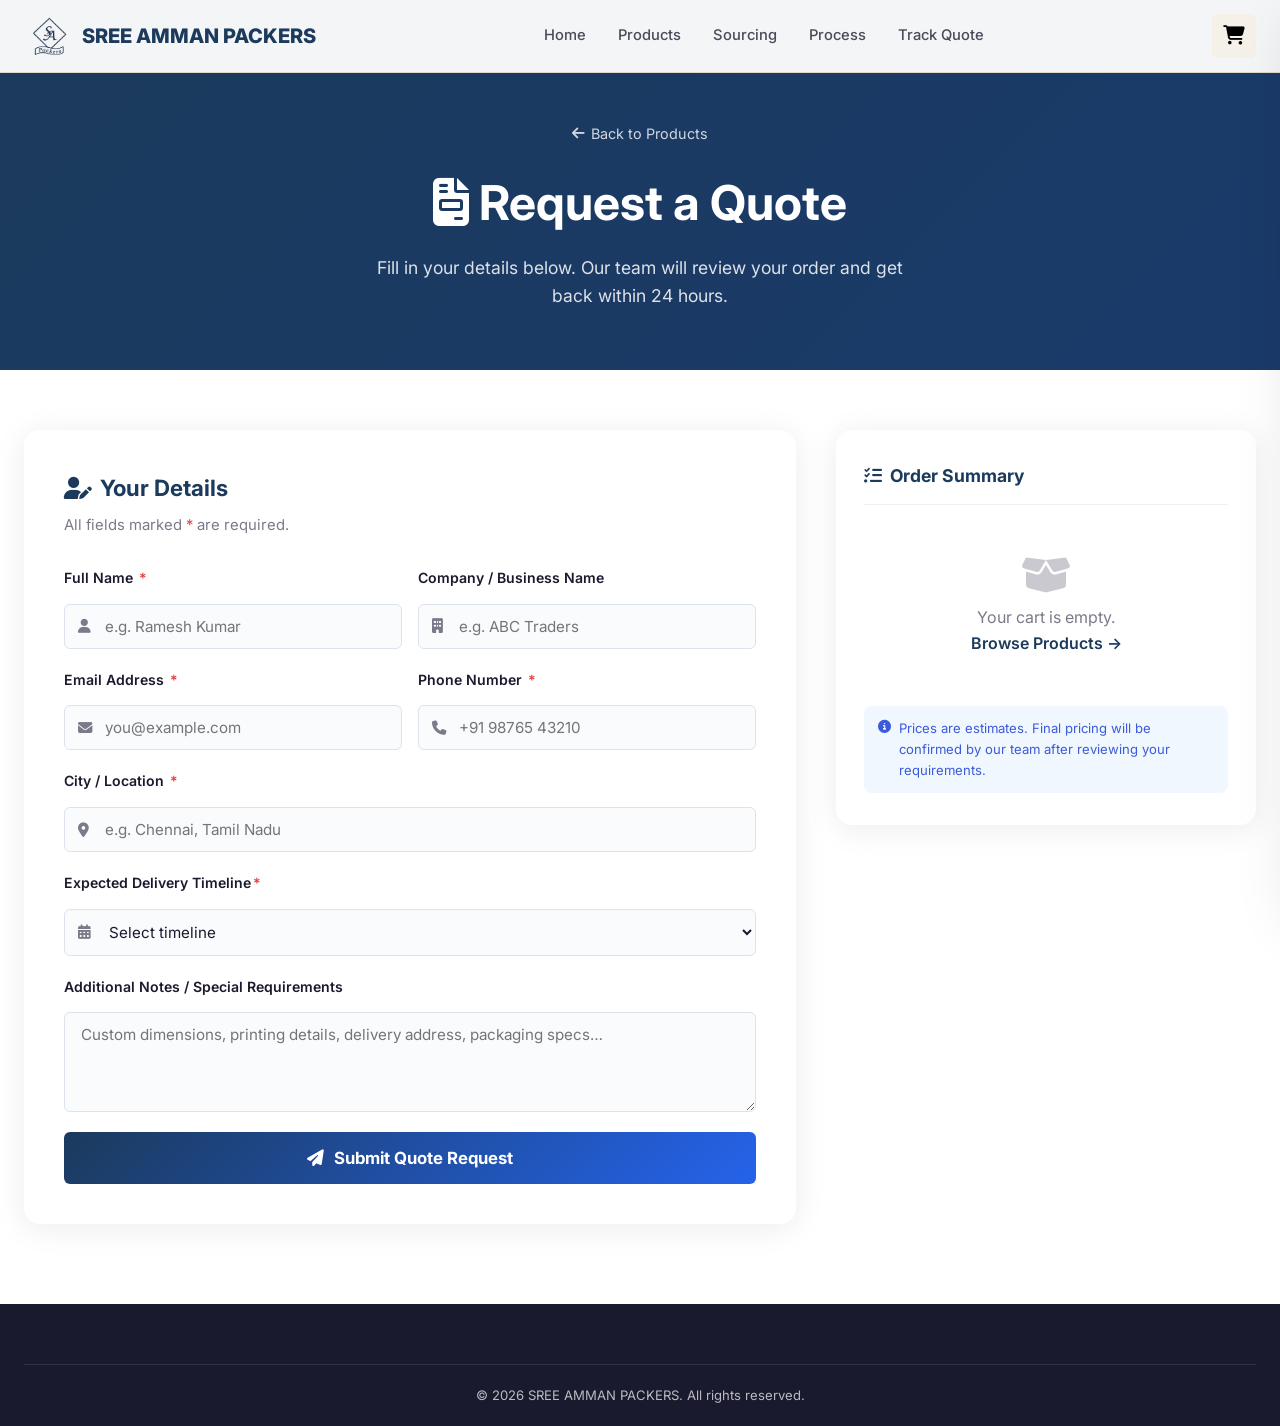
<file: quote.html>
﻿<!DOCTYPE html>
<html lang="en">

<head>
  <meta charset="UTF-8">
  <meta name="viewport" content="width=device-width, initial-scale=1.0">
  <meta name="description"
    content="Request a bulk quote from SREE AMMAN PACKERS — fill in your details and we'll get back to you promptly.">
  <title>Request a Quote — SREE AMMAN PACKERS</title>
  <link rel="stylesheet" href="https://cdnjs.cloudflare.com/ajax/libs/font-awesome/6.4.0/css/all.min.css">
  <link rel="stylesheet" href="styles.css">
  <style>
    /* ===== QUOTE PAGE STYLES ===== */
    .quote-hero {
      background: linear-gradient(135deg, var(--dark-blue) 0%, #1a3a6b 100%);
      color: #fff;
      padding: 120px 0 60px;
      text-align: center;
    }

    .quote-hero h1 {
      font-size: clamp(2rem, 4vw, 3rem);
      margin-bottom: 12px;
      color: #fff;
    }

    .quote-hero p {
      font-size: 1.1rem;
      opacity: .85;
      max-width: 560px;
      margin: 0 auto;
    }

    .quote-main {
      padding: 60px 0 80px;
      background: var(--bg-light);
    }

    .quote-grid {
      display: grid;
      grid-template-columns: 1fr 420px;
      gap: 40px;
      align-items: start;
    }

    @media (max-width: 900px) {
      .quote-grid {
        grid-template-columns: 1fr;
      }
    }

    /* ---- Form Card ---- */
    .quote-form-card {
      background: #fff;
      border-radius: var(--radius-lg);
      box-shadow: 0 4px 32px rgba(0, 0, 0, .08);
      padding: 40px;
    }

    .quote-form-card h2 {
      font-size: 1.4rem;
      margin-bottom: 8px;
      color: var(--dark-blue);
    }

    .quote-form-card .subtitle {
      color: var(--text-muted);
      font-size: .93rem;
      margin-bottom: 30px;
    }

    .form-group {
      margin-bottom: 20px;
    }

    .form-group label {
      display: block;
      font-weight: 600;
      font-size: .88rem;
      color: var(--text-dark);
      margin-bottom: 6px;
    }

    .form-group label span.req {
      color: #e53e3e;
      margin-left: 2px;
    }

    .form-group input,
    .form-group textarea,
    .form-group select {
      width: 100%;
      padding: 12px 16px;
      border: 1.5px solid #dde3ed;
      border-radius: var(--radius-sm);
      font-size: .95rem;
      font-family: inherit;
      color: var(--text-dark);
      background: #fafbfd;
      transition: border-color .2s, box-shadow .2s;
      box-sizing: border-box;
    }

    .form-group input:focus,
    .form-group textarea:focus,
    .form-group select:focus {
      outline: none;
      border-color: var(--dark-blue);
      box-shadow: 0 0 0 3px rgba(26, 60, 107, .1);
      background: #fff;
    }

    .form-group textarea {
      resize: vertical;
      min-height: 100px;
    }

    .form-row-2 {
      display: grid;
      grid-template-columns: 1fr 1fr;
      gap: 16px;
    }

    @media (max-width: 600px) {
      .form-row-2 {
        grid-template-columns: 1fr;
      }
    }

    .form-field-icon {
      position: relative;
    }

    .form-field-icon i {
      position: absolute;
      left: 14px;
      top: 50%;
      transform: translateY(-50%);
      color: var(--text-muted);
      font-size: .9rem;
    }

    .form-field-icon input,
    .form-field-icon select {
      padding-left: 40px;
    }

    .quote-submit-btn {
      width: 100%;
      padding: 16px;
      background: linear-gradient(135deg, var(--dark-blue), #2563eb);
      color: #fff;
      border: none;
      border-radius: var(--radius-sm);
      font-size: 1.05rem;
      font-weight: 700;
      cursor: pointer;
      transition: transform .2s, box-shadow .2s;
      display: flex;
      align-items: center;
      justify-content: center;
      gap: 10px;
      margin-top: 10px;
    }

    .quote-submit-btn:hover {
      transform: translateY(-2px);
      box-shadow: 0 8px 24px rgba(26, 60, 107, .3);
    }

    .quote-submit-btn:disabled {
      opacity: .7;
      cursor: not-allowed;
      transform: none;
    }

    /* ---- Success State ---- */
    .success-msg {
      display: none;
      text-align: center;
      padding: 48px 24px;
    }

    .success-msg .success-icon {
      width: 80px;
      height: 80px;
      background: linear-gradient(135deg, #22c55e, #16a34a);
      border-radius: 50%;
      display: flex;
      align-items: center;
      justify-content: center;
      margin: 0 auto 24px;
      font-size: 2.2rem;
      color: #fff;
      animation: popIn .4s ease;
    }

    @keyframes popIn {
      0% {
        transform: scale(0);
      }

      80% {
        transform: scale(1.1);
      }

      100% {
        transform: scale(1);
      }
    }

    .success-msg h3 {
      font-size: 1.6rem;
      color: var(--dark-blue);
      margin-bottom: 10px;
    }

    .success-msg p {
      color: var(--text-muted);
      margin-bottom: 6px;
    }

    .success-msg .quote-id {
      display: inline-block;
      background: #f0f4ff;
      color: var(--dark-blue);
      border: 1.5px solid #c7d7f8;
      border-radius: 8px;
      padding: 8px 20px;
      font-weight: 700;
      font-size: 1.1rem;
      margin: 16px 0 24px;
    }

    /* ---- Cart Summary Sidebar ---- */
    .quote-summary-card {
      background: #fff;
      border-radius: var(--radius-lg);
      box-shadow: 0 4px 32px rgba(0, 0, 0, .08);
      padding: 32px 28px;
      position: sticky;
      top: 20px;
    }

    .quote-summary-card h3 {
      font-size: 1.1rem;
      color: var(--dark-blue);
      margin-bottom: 20px;
      padding-bottom: 14px;
      border-bottom: 1.5px solid #eef0f6;
      display: flex;
      align-items: center;
      gap: 8px;
    }

    .summary-item {
      display: flex;
      justify-content: space-between;
      align-items: center;
      padding: 12px 0;
      border-bottom: 1px solid #f4f5f8;
      gap: 12px;
    }

    .summary-item:last-child {
      border-bottom: none;
    }

    .summary-item-info {
      flex: 1;
      min-width: 0;
    }

    .summary-item-name {
      font-size: .9rem;
      font-weight: 600;
      color: var(--text-dark);
      white-space: nowrap;
      overflow: hidden;
      text-overflow: ellipsis;
    }

    .summary-item-meta {
      font-size: .8rem;
      color: var(--text-muted);
      margin-top: 2px;
    }

    .summary-item-price {
      font-size: .95rem;
      font-weight: 700;
      color: var(--dark-blue);
      white-space: nowrap;
    }

    .summary-total {
      margin-top: 16px;
      padding-top: 16px;
      border-top: 2px solid #eef0f6;
      display: flex;
      justify-content: space-between;
      align-items: center;
    }

    .summary-total span:first-child {
      font-weight: 700;
      color: var(--text-dark);
    }

    .summary-total span:last-child {
      font-size: 1.3rem;
      font-weight: 800;
      color: var(--dark-blue);
    }

    .summary-empty {
      text-align: center;
      padding: 30px 0;
      color: var(--text-muted);
    }

    .summary-empty i {
      font-size: 2.5rem;
      display: block;
      margin-bottom: 10px;
      opacity: .4;
    }

    .summary-note {
      margin-top: 20px;
      background: #f0f7ff;
      border-radius: 8px;
      padding: 12px 14px;
      font-size: .82rem;
      color: #3b5bdb;
      display: flex;
      gap: 8px;
      align-items: flex-start;
    }

    .summary-note i {
      margin-top: 2px;
      flex-shrink: 0;
    }

    /* ---- Back link ---- */
    .back-link {
      display: inline-flex;
      align-items: center;
      gap: 6px;
      color: rgba(255, 255, 255, .8);
      font-size: .9rem;
      margin-bottom: 20px;
      text-decoration: none;
      transition: color .2s;
    }

    .back-link:hover {
      color: #fff;
    }
  </style>
</head>

<body>

  <!-- ===== HEADER ===== -->
  <header class="header">
    <nav class="nav container">
      <a href="index.html" class="nav-logo">
        <img src="logo.png" alt="SA Packers Logo" class="logo-img">
        SREE AMMAN PACKERS
      </a>
      <div class="nav-links">
        <a href="index.html">Home</a>
        <a href="products.html">Products</a>
        <a href="sourcing.html">Sourcing</a>
        <a href="process.html">Process</a>
        <a href="quote-track.html">Track Quote</a>
      </div>
      <div class="nav-actions">
        <button class="cart-btn" aria-label="Open cart">
          <i class="fa-solid fa-cart-shopping"></i>
          <span class="cart-badge hidden">0</span>
        </button>
        <button class="hamburger" aria-label="Menu">
          <span></span><span></span><span></span>
        </button>
      </div>
    </nav>
  </header>

  <!-- ===== HERO ===== -->
  <section class="quote-hero">
    <div class="container">
      <a href="products.html" class="back-link">
        <i class="fa-solid fa-arrow-left"></i> Back to Products
      </a>
      <h1><i class="fa-solid fa-file-invoice"></i> Request a Quote</h1>
      <p>Fill in your details below. Our team will review your order and get back within 24 hours.</p>
    </div>
  </section>

  <!-- ===== MAIN ===== -->
  <section class="quote-main">
    <div class="container">
      <div class="quote-grid">

        <!-- LEFT: Form -->
        <div class="quote-form-card">
          <!-- Form View -->
          <div id="formView">
            <h2><i class="fa-solid fa-user-pen" style="color:var(--dark-blue);margin-right:8px;"></i>Your Details</h2>
            <p class="subtitle">All fields marked <span style="color:#e53e3e;">*</span> are required.</p>

            <form id="quoteForm" novalidate>
              <div class="form-row-2">
                <div class="form-group">
                  <label for="qName">Full Name <span class="req">*</span></label>
                  <div class="form-field-icon">
                    <i class="fa-solid fa-user"></i>
                    <input type="text" id="qName" name="name" placeholder="e.g. Ramesh Kumar" required
                      autocomplete="name">
                  </div>
                </div>
                <div class="form-group">
                  <label for="qCompany">Company / Business Name</label>
                  <div class="form-field-icon">
                    <i class="fa-solid fa-building"></i>
                    <input type="text" id="qCompany" name="company" placeholder="e.g. ABC Traders"
                      autocomplete="organization">
                  </div>
                </div>
              </div>

              <div class="form-row-2">
                <div class="form-group">
                  <label for="qEmail">Email Address <span class="req">*</span></label>
                  <div class="form-field-icon">
                    <i class="fa-solid fa-envelope"></i>
                    <input type="email" id="qEmail" name="email" placeholder="you@example.com" required
                      autocomplete="email">
                  </div>
                </div>
                <div class="form-group">
                  <label for="qPhone">Phone Number <span class="req">*</span></label>
                  <div class="form-field-icon">
                    <i class="fa-solid fa-phone"></i>
                    <input type="tel" id="qPhone" name="phone" placeholder="+91 98765 43210" required
                      autocomplete="tel">
                  </div>
                </div>
              </div>

              <div class="form-group">
                <label for="qCity">City / Location <span class="req">*</span></label>
                <div class="form-field-icon">
                  <i class="fa-solid fa-location-dot"></i>
                  <input type="text" id="qCity" name="city" placeholder="e.g. Chennai, Tamil Nadu" required
                    autocomplete="address-level2">
                </div>
              </div>

              <div class="form-group">
                <label for="qDelivery">Expected Delivery Timeline<span class="req">*</span></label>
                <div class="form-field-icon">
                  <i class="fa-solid fa-calendar-days"></i>
                  <select id="qDelivery" name="delivery_timeline">
                    <option value="">Select timeline</option>
                    <option value="ASAP (1-2 weeks)">ASAP (1-2 weeks)</option>
                    <option value="1 month">Within 1 month</option>
                    <option value="2-3 months">2-3 months</option>
                    <option value="Flexible">Flexible / No rush</option>
                  </select>
                </div>
              </div>

              <div class="form-group">
                <label for="qNotes">Additional Notes / Special Requirements</label>
                <textarea id="qNotes" name="notes"
                  placeholder="Custom dimensions, printing details, delivery address, packaging specs…"></textarea>
              </div>

              <button type="submit" class="quote-submit-btn" id="submitBtn">
                <i class="fa-solid fa-paper-plane"></i>
                <span id="submitLabel">Submit Quote Request</span>
              </button>

              <p id="formError" style="color:#e53e3e;font-size:.87rem;margin-top:12px;display:none;"></p>
            </form>
          </div>

          <!-- Success View -->
          <div class="success-msg" id="successView">
            <div class="success-icon"><i class="fa-solid fa-check"></i></div>
            <h3>Quote Submitted!</h3>
            <p>Thank you! Your quote request has been received.</p>
            <p>Our team will contact you within <strong>24 hours</strong>.</p>
            <div class="quote-id" id="successQuoteId">Quote #—</div>
            <p style="margin-bottom:20px;font-size:.88rem;color:var(--text-muted);">Use your Quote ID above to track
              your request status anytime.</p>
            <a id="trackQuoteBtn" href="quote-track.html" class="btn btn-primary"
              style="margin-bottom:12px;display:inline-flex;width:100%;justify-content:center;">
              <i class="fa-solid fa-magnifying-glass"></i> Track Your Quote Status
            </a>
            <div style="display:flex;gap:10px;justify-content:center;margin-top:4px;">
              <a href="products.html" class="btn btn-outline"><i class="fa-solid fa-arrow-left"></i> Products</a>
              <a href="index.html" class="btn btn-outline">Home</a>
            </div>
          </div>
        </div>

        <!-- RIGHT: Cart Summary -->
        <div class="quote-summary-card">
          <h3><i class="fa-solid fa-list-check"></i> Order Summary</h3>
          <div id="quoteSummaryItems">
            <div class="summary-empty">
              <i class="fa-solid fa-box-open"></i>
              <p>Your cart is empty.<br><a href="products.html" style="color:var(--dark-blue);font-weight:600;">Browse
                  Products →</a></p>
            </div>
          </div>
          <div class="summary-note">
            <i class="fa-solid fa-circle-info"></i>
            <span>Prices are estimates. Final pricing will be confirmed by our team after reviewing your
              requirements.</span>
          </div>
        </div>

      </div>
    </div>
  </section>

  <!-- ===== FOOTER ===== -->
  <footer class="footer">
    <div class="container">
      <div class="footer-bottom">© 2026 SREE AMMAN PACKERS. All rights reserved.</div>
    </div>
  </footer>

  <!-- Cart sidebar (required by script.js) -->
  <div class="cart-overlay" id="cartOverlay"></div>
  <div class="cart-sidebar" id="cartSidebar">
    <div class="cart-header">
      <h2><i class="fa-solid fa-cart-shopping"></i> Your Cart</h2>
      <button class="cart-close" id="cartClose">✕</button>
    </div>
    <div class="cart-items" id="cartItems"></div>
    <div class="cart-footer">
      <div class="cart-subtotal">
        <span>Subtotal</span>
        <span id="cartSubtotal">₹0.00</span>
      </div>
      <button class="btn btn-primary" onclick="window.location.href='quote.html'">Request Quote →</button>
    </div>
  </div>

  <script src="script.js"></script>
  <script>
    // ==============================
    // QUOTE PAGE LOGIC
    // ==============================
    (function () {
      const API = 'api.php?action=quotes_submit';

      // ---- Render order summary from cart ----
      function renderSummary() {
        const container = document.getElementById('quoteSummaryItems');
        if (!cart || cart.items.length === 0) return; // Keep empty state

        let html = '';
        let total = 0;

        cart.items.forEach(item => {
          const p = products.find(pr => pr.id === item.id);
          if (!p) return;
          const price = cart.getPrice(p, item.qty);
          const lineTotal = price * item.qty;
          total += lineTotal;
          html += `
            <div class="summary-item">
              <div class="summary-item-info">
                <div class="summary-item-name">${p.name}</div>
                <div class="summary-item-meta">${p.ply_type} · Qty: ${item.qty} · ₹${price}/pc</div>
              </div>
              <div class="summary-item-price">₹${lineTotal.toFixed(2)}</div>
            </div>`;
        });

        html += `
          <div class="summary-total">
            <span>Estimated Total</span>
            <span>₹${total.toFixed(2)}</span>
          </div>`;

        container.innerHTML = html;
      }

      // ---- Wait for products to load (fetchProducts is async) ----
      function waitForProducts(cb, tries = 0) {
        if (products.length > 0 || tries > 20) { cb(); return; }
        setTimeout(() => waitForProducts(cb, tries + 1), 150);
      }

      waitForProducts(renderSummary);

      // ---- Form submission ----
      const form = document.getElementById('quoteForm');
      const submitBtn = document.getElementById('submitBtn');
      const submitLabel = document.getElementById('submitLabel');
      const formError = document.getElementById('formError');

      form.addEventListener('submit', async (e) => {
        e.preventDefault();
        formError.style.display = 'none';

        // Validate
        const name = document.getElementById('qName').value.trim();
        const email = document.getElementById('qEmail').value.trim();
        const phone = document.getElementById('qPhone').value.trim();
        const city = document.getElementById('qCity').value.trim();
        const company = document.getElementById('qCompany').value.trim();
        const delivery = document.getElementById('qDelivery').value;
        const notes = document.getElementById('qNotes').value.trim();

        if (!name || !email || !phone || !city) {
          formError.textContent = 'Please fill in all required fields.';
          formError.style.display = 'block';
          return;
        }

        // Check cart
        if (!cart || cart.items.length === 0) {
          formError.textContent = 'Your cart is empty. Please add products before requesting a quote.';
          formError.style.display = 'block';
          return;
        }

        // Build payload
        const payload = {
          name,
          email,
          phone,
          company,
          city,
          delivery_timeline: delivery,
          notes,
          items: cart.items.map(i => ({ product_id: i.id, quantity: i.qty }))
        };

        // Submit
        submitBtn.disabled = true;
        submitLabel.textContent = 'Submitting…';

        try {
          const res = await fetch(API, {
            method: 'POST',
            headers: { 'Content-Type': 'application/json' },
            body: JSON.stringify(payload)
          });
          const data = await res.json();

          if (res.ok) {
            // Clear cart and show success
            cart.items = [];
            cart.save();
            document.getElementById('successQuoteId').textContent = 'Quote #' + data.quote_id;
            document.getElementById('trackQuoteBtn').href = 'quote-track.html?id=' + data.quote_id;
            document.getElementById('formView').style.display = 'none';
            document.getElementById('successView').style.display = 'block';
          } else {
            throw new Error(data.error || 'Submission failed.');
          }
        } catch (err) {
          formError.textContent = err.message.includes('fetch')
            ? 'Cannot connect to server. Make sure XAMPP Apache & MySQL are running.'
            : err.message;
          formError.style.display = 'block';
          submitBtn.disabled = false;
          submitLabel.textContent = 'Submit Quote Request';
        }
      });
    })();
  </script>
</body>

</html>
</file>
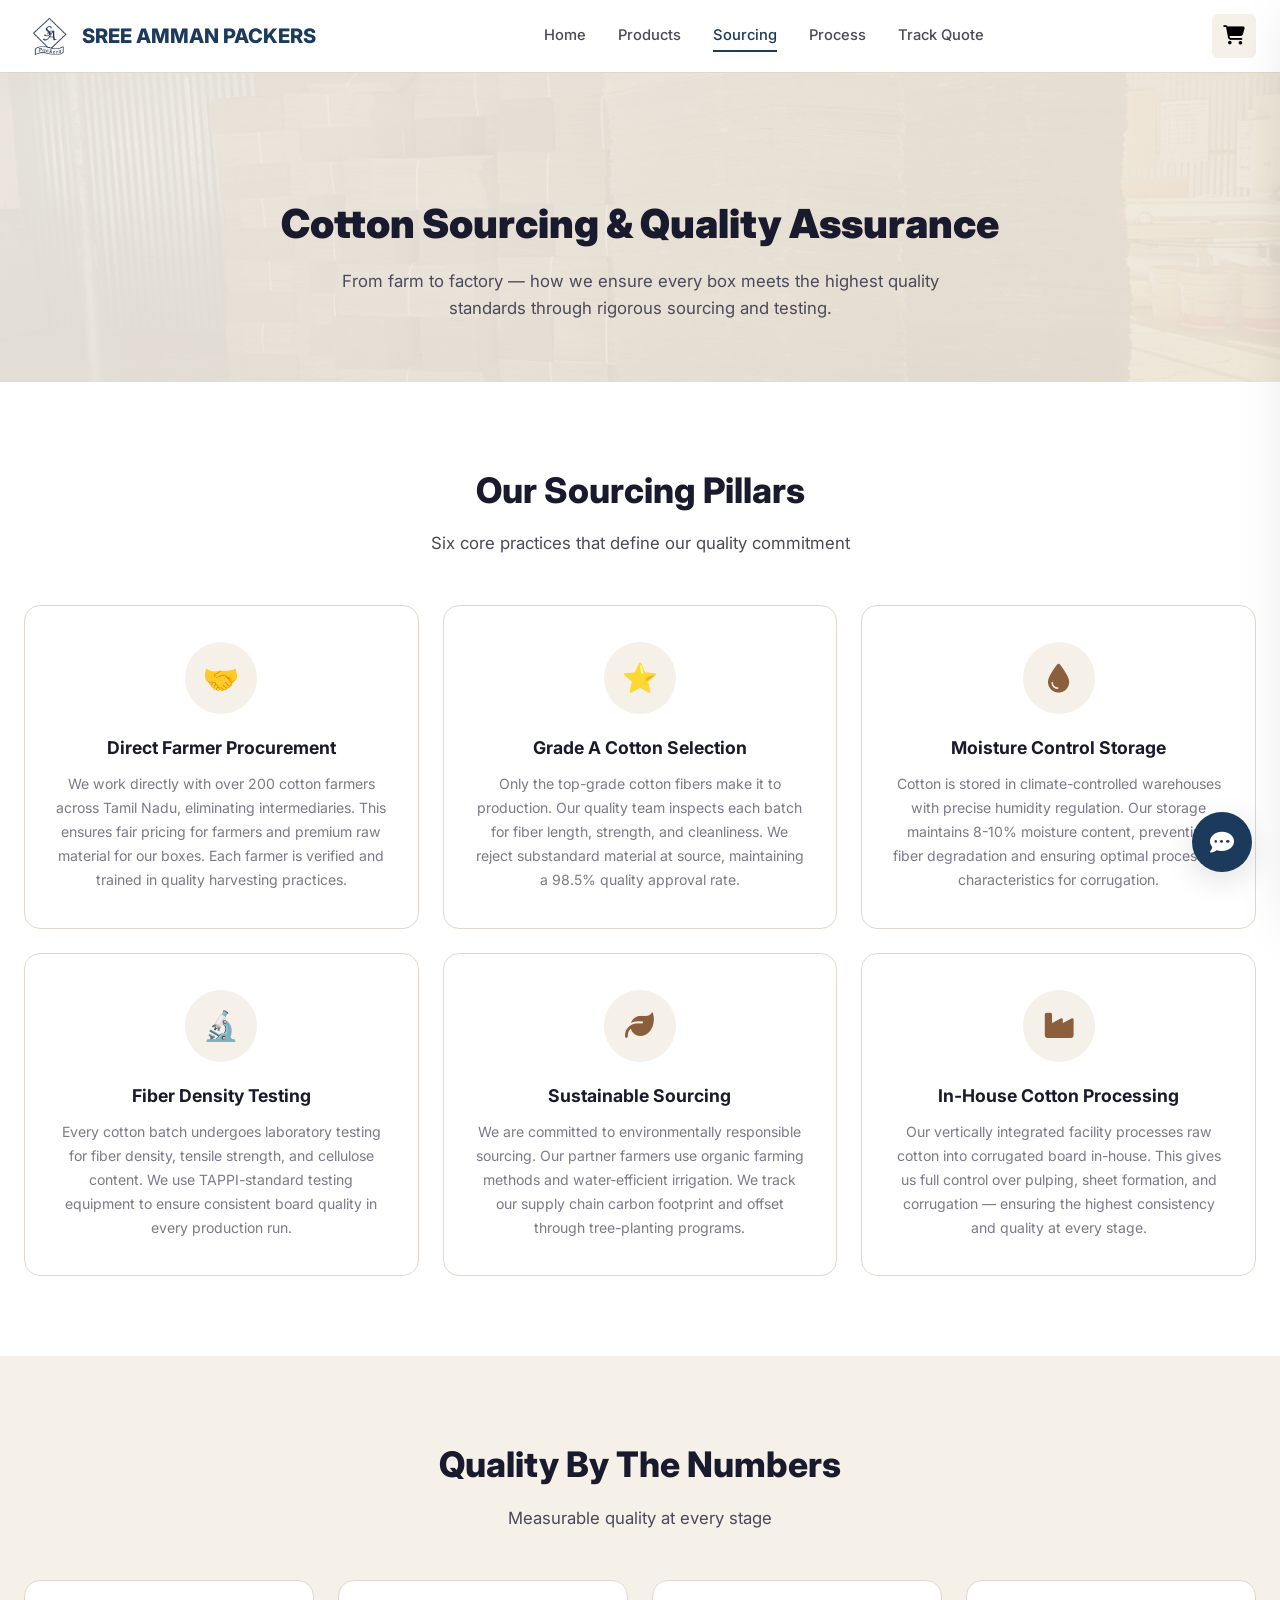
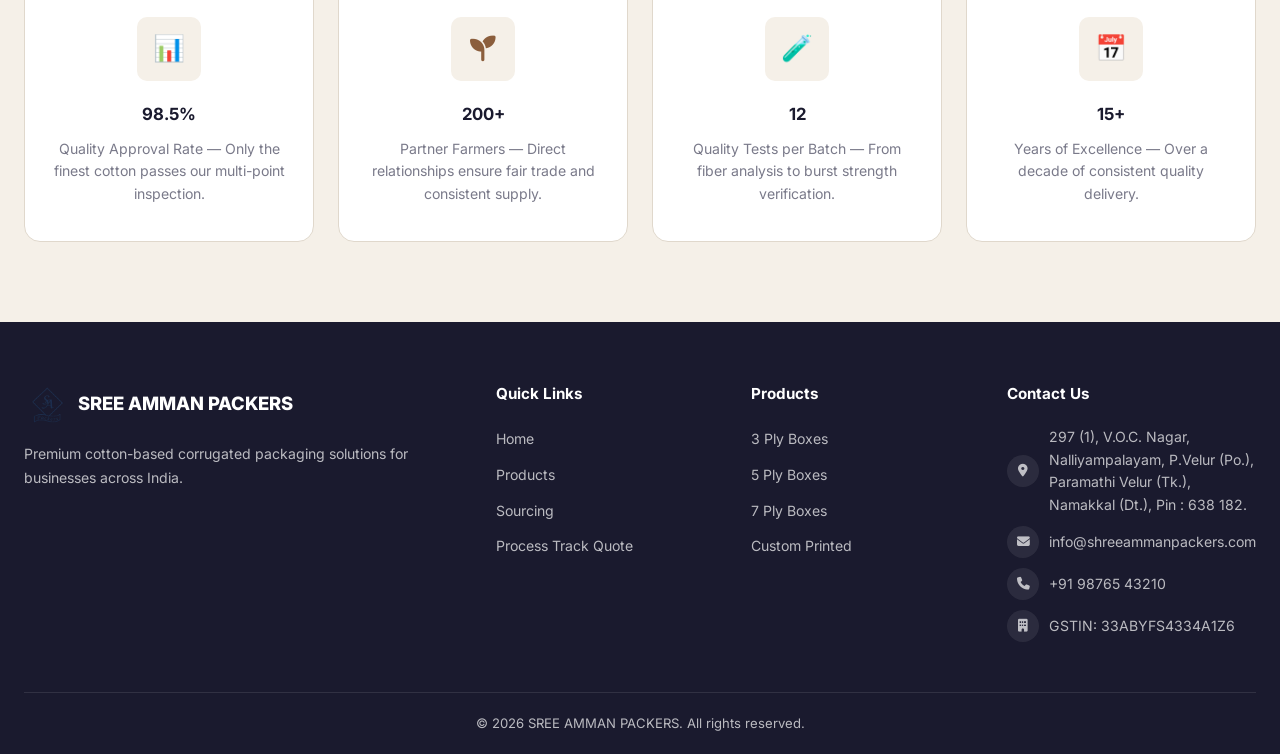
<file: sourcing.html>
﻿<!DOCTYPE html>
<html lang="en">

<head>
    <meta charset="UTF-8">
    <meta name="viewport" content="width=device-width, initial-scale=1.0">
    <meta name="description"
        content="Learn about our cotton sourcing process. Grade A cotton, direct farmer procurement, quality testing, and sustainable practices.">
    <title>Cotton Sourcing & Quality — SREE AMMAN PACKERS</title>
    <link rel="stylesheet" href="https://cdnjs.cloudflare.com/ajax/libs/font-awesome/6.4.0/css/all.min.css">
  <link rel="stylesheet" href="styles.css">
</head>

<body>

    <!-- ===== HEADER ===== -->
    <header class="header">
        <nav class="nav container">
            <a href="index.html" class="nav-logo">
                <img src="logo.png" alt="SA Packers Logo" class="logo-img">
                SREE AMMAN PACKERS
            </a>
            <div class="nav-links">
                <a href="index.html">Home</a>
                <a href="products.html">Products</a>
                <a href="sourcing.html" class="active">Sourcing</a>
                <a href="process.html">Process</a>
                <a href="quote-track.html">Track Quote</a>
            </div>
            <div class="nav-actions">
                <button class="cart-btn" aria-label="Open cart">
                    <i class="fa-solid fa-cart-shopping"></i>
                    <span class="cart-badge hidden">0</span>
                </button>
                <button class="hamburger" aria-label="Menu">
                    <span></span><span></span><span></span>
                </button>
            </div>
        </nav>
    </header>

    <!-- ===== PAGE HERO ===== -->
    <section class="page-hero"
        style="background:linear-gradient(135deg, rgba(245,240,232,.92), rgba(237,229,216,.92)), url('images/storage-unit.jpg') center/cover no-repeat;">
        <div class="container">
            <h1>Cotton Sourcing & Quality Assurance</h1>
            <p>From farm to factory — how we ensure every box meets the highest quality standards through rigorous
                sourcing and testing.</p>
        </div>
    </section>

    <!-- ===== SOURCING CARDS ===== -->
    <section class="section">
        <div class="container">
            <h2 class="section-title">Our Sourcing Pillars</h2>
            <p class="section-subtitle">Six core practices that define our quality commitment</p>
            <div class="sourcing-grid">
                <div class="sourcing-card animate-in">
                    <div class="icon">🤝</div>
                    <h3>Direct Farmer Procurement</h3>
                    <p>We work directly with over 200 cotton farmers across Tamil Nadu, eliminating intermediaries. This
                        ensures fair pricing for farmers and premium raw material for our boxes. Each farmer is verified
                        and trained in quality harvesting practices.</p>
                </div>
                <div class="sourcing-card animate-in">
                    <div class="icon">⭐</div>
                    <h3>Grade A Cotton Selection</h3>
                    <p>Only the top-grade cotton fibers make it to production. Our quality team inspects each batch for
                        fiber length, strength, and cleanliness. We reject substandard material at source, maintaining a
                        98.5% quality approval rate.</p>
                </div>
                <div class="sourcing-card animate-in">
                    <div class="icon"><i class="fa-solid fa-droplet"></i></div>
                    <h3>Moisture Control Storage</h3>
                    <p>Cotton is stored in climate-controlled warehouses with precise humidity regulation. Our storage
                        maintains 8-10% moisture content, preventing fiber degradation and ensuring optimal processing
                        characteristics for corrugation.</p>
                </div>
                <div class="sourcing-card animate-in">
                    <div class="icon">🔬</div>
                    <h3>Fiber Density Testing</h3>
                    <p>Every cotton batch undergoes laboratory testing for fiber density, tensile strength, and
                        cellulose content. We use TAPPI-standard testing equipment to ensure consistent board quality in
                        every production run.</p>
                </div>
                <div class="sourcing-card animate-in">
                    <div class="icon"><i class="fa-solid fa-leaf"></i></div>
                    <h3>Sustainable Sourcing</h3>
                    <p>We are committed to environmentally responsible sourcing. Our partner farmers use organic farming
                        methods and water-efficient irrigation. We track our supply chain carbon footprint and offset
                        through tree-planting programs.</p>
                </div>
                <div class="sourcing-card animate-in">
                    <div class="icon"><i class="fa-solid fa-industry"></i></div>
                    <h3>In-House Cotton Processing</h3>
                    <p>Our vertically integrated facility processes raw cotton into corrugated board in-house. This
                        gives us full control over pulping, sheet formation, and corrugation — ensuring the highest
                        consistency and quality at every stage.</p>
                </div>
            </div>
        </div>
    </section>

    <!-- ===== QUALITY STATS ===== -->
    <section class="section section-alt">
        <div class="container">
            <h2 class="section-title">Quality By The Numbers</h2>
            <p class="section-subtitle">Measurable quality at every stage</p>
            <div class="why-grid" style="grid-template-columns: repeat(4, 1fr);">
                <div class="why-card animate-in">
                    <div class="icon">📊</div>
                    <h3>98.5%</h3>
                    <p>Quality Approval Rate — Only the finest cotton passes our multi-point inspection.</p>
                </div>
                <div class="why-card animate-in">
                    <div class="icon"><i class="fa-solid fa-seedling"></i></div>
                    <h3>200+</h3>
                    <p>Partner Farmers — Direct relationships ensure fair trade and consistent supply.</p>
                </div>
                <div class="why-card animate-in">
                    <div class="icon">🧪</div>
                    <h3>12</h3>
                    <p>Quality Tests per Batch — From fiber analysis to burst strength verification.</p>
                </div>
                <div class="why-card animate-in">
                    <div class="icon">📅</div>
                    <h3>15+</h3>
                    <p>Years of Excellence — Over a decade of consistent quality delivery.</p>
                </div>
            </div>
        </div>
    </section>

    <!-- ===== FOOTER ===== -->
    <footer class="footer">
        <div class="container">
            <div class="footer-grid">
                <div class="footer-about">
                    <div class="footer-logo">
                        <img src="logo.png" alt="SA Packers Logo" class="logo-img">
                        SREE AMMAN PACKERS
                    </div>
                    <p>Premium cotton-based corrugated packaging solutions for businesses across India.</p>
                </div>
                <div class="footer-col">
                    <h3>Quick Links</h3>
                    <ul>
                        <li><a href="index.html">Home</a></li>
                        <li><a href="products.html">Products</a></li>
                        <li><a href="sourcing.html">Sourcing</a></li>
                        <li><a href="process.html">Process</a>
                <a href="quote-track.html">Track Quote</a></li>
                    </ul>
                </div>
                <div class="footer-col">
                    <h3>Products</h3>
                    <ul>
                        <li><a href="products.html">3 Ply Boxes</a></li>
                        <li><a href="products.html">5 Ply Boxes</a></li>
                        <li><a href="products.html">7 Ply Boxes</a></li>
                        <li><a href="products.html">Custom Printed</a></li>
                    </ul>
                </div>
                <div class="footer-col">
                    <h3>Contact Us</h3>
                    <ul class="footer-contact">
                        <li>
                            <span class="icon-circle"><i class="fa-solid fa-location-dot"></i></span>
                            297 (1), V.O.C. Nagar, Nalliyampalayam, P.Velur (Po.),<br>
                            Paramathi Velur (Tk.), Namakkal (Dt.), Pin : 638 182.
                        </li>
                        <li><span class="icon-circle"><i class="fa-solid fa-envelope"></i></span> info@shreeammanpackers.com</li>
                        <li><span class="icon-circle"><i class="fa-solid fa-phone"></i></span> +91 98765 43210</li>
                        <li><span class="icon-circle"><i class="fa-solid fa-building"></i></span> GSTIN: 33ABYFS4334A1Z6</li>
                    </ul>
                </div>
            </div>
            <div class="footer-bottom">© 2026 SREE AMMAN PACKERS. All rights reserved.</div>
        </div>
    </footer>

    <!-- ===== CART SIDEBAR ===== -->
    <div class="cart-overlay" id="cartOverlay"></div>
    <div class="cart-sidebar" id="cartSidebar">
        <div class="cart-header">
            <h2><i class="fa-solid fa-cart-shopping"></i> Your Cart</h2>
            <button class="cart-close" id="cartClose">✕</button>
        </div>
        <div class="cart-items" id="cartItems"></div>
        <div class="cart-footer">
            <div class="cart-subtotal">
                <span>Subtotal</span>
                <span id="cartSubtotal">₹0.00</span>
            </div>
            <button class="btn btn-primary">Request Quote →</button>
        </div>
    </div>

    <!-- ===== CHATBOT ===== -->
    <button class="chatbot-toggle" id="chatbotToggle" aria-label="Open chat"><i class="fa-solid fa-comment-dots"></i></button>
    <div class="chatbot-window" id="chatbotWindow">
        <div class="chatbot-header">
            <h3><i class="fa-solid fa-comment-dots"></i> SREE AMMAN PACKERS Assistant</h3>
            <button class="chatbot-header-close" id="chatbotClose">✕</button>
        </div>
        <div class="chatbot-messages" id="chatbotMessages">
            <div class="chat-message bot">Welcome!  I'm your packaging assistant. Ask me about box sizes, ply types,
                pricing, or custom branding.</div>
        </div>
        <div class="chatbot-suggestions" id="chatbotSuggestions">
            <button>What ply type do I need?</button>
            <button>Show me prices</button>
            <button>Custom branding</button>
            <button>12×10×8 box</button>
        </div>
        <div class="chatbot-input">
            <input type="text" id="chatbotInput" placeholder="Type your question...">
            <button id="chatbotSend">Send</button>
        </div>
    </div>

    <script src="script.js"></script>
</body>

</html>
</file>
<file: styles.css>
/* ============================================
   SREE AMMAN PACKERS — CSS Design System
   ============================================ */

/* ---------- Google Fonts ---------- */
@import url('https://fonts.googleapis.com/css2?family=Inter:wght@300;400;500;600;700;800;900&display=swap');

/* ---------- CSS Variables ---------- */
:root {
  --beige: #F5F0E8;
  --beige-dark: #E8DFD0;
  --white: #FFFFFF;
  --brown: #8B5E3C;
  --brown-light: #A67B5B;
  --brown-dark: #6B4226;
  --dark-blue: #1B3A5C;
  --dark-blue-hover: #142D47;
  --dark-blue-light: #2A5580;
  --text-primary: #1A1A2E;
  --text-secondary: #4A4A5A;
  --text-muted: #7A7A8A;
  --border: #E0D8CC;
  --shadow-sm: 0 1px 3px rgba(0, 0, 0, .06);
  --shadow-md: 0 4px 12px rgba(0, 0, 0, .08);
  --shadow-lg: 0 8px 30px rgba(0, 0, 0, .12);
  --shadow-xl: 0 20px 60px rgba(0, 0, 0, .15);
  --radius-sm: 6px;
  --radius-md: 10px;
  --radius-lg: 16px;
  --radius-xl: 24px;
  --transition: .3s cubic-bezier(.4, 0, .2, 1);
  --max-width: 1280px;
}

/* ---------- Reset ---------- */
*,
*::before,
*::after {
  box-sizing: border-box;
  margin: 0;
  padding: 0;
}

html {
  scroll-behavior: smooth;
  font-size: 16px;
}

body {
  font-family: 'Inter', -apple-system, BlinkMacSystemFont, 'Segoe UI', sans-serif;
  color: var(--text-primary);
  background: var(--white);
  line-height: 1.6;
  -webkit-font-smoothing: antialiased;
}

a {
  text-decoration: none;
  color: inherit;
}

ul,
ol {
  list-style: none;
}

img {
  max-width: 100%;
  display: block;
}

button,
input,
select,
textarea {
  font-family: inherit;
  font-size: inherit;
  border: none;
  outline: none;
}

/* ---------- Utilities ---------- */
.container {
  max-width: var(--max-width);
  margin: 0 auto;
  padding: 0 24px;
}

.section {
  padding: 80px 0;
}

.section-alt {
  background: var(--beige);
}

.section-title {
  font-size: 2.2rem;
  font-weight: 800;
  text-align: center;
  margin-bottom: 12px;
  color: var(--text-primary);
}

.section-subtitle {
  text-align: center;
  color: var(--text-secondary);
  font-size: 1.05rem;
  max-width: 600px;
  margin: 0 auto 48px;
}

.btn {
  display: inline-flex;
  align-items: center;
  gap: 8px;
  padding: 13px 28px;
  border-radius: var(--radius-sm);
  font-weight: 600;
  font-size: .95rem;
  cursor: pointer;
  transition: var(--transition);
  border: 2px solid transparent;
}

.btn-primary {
  background: var(--dark-blue);
  color: var(--white);
  border-color: var(--dark-blue);
}

.btn-primary:hover {
  background: var(--dark-blue-hover);
  transform: translateY(-2px);
  box-shadow: 0 6px 20px rgba(27, 58, 92, .35);
}

.btn-outline {
  background: transparent;
  color: var(--dark-blue);
  border-color: var(--dark-blue);
}

.btn-outline:hover {
  background: var(--dark-blue);
  color: var(--white);
  transform: translateY(-2px);
}

.btn-brown {
  background: var(--brown);
  color: var(--white);
  border-color: var(--brown);
}

.btn-brown:hover {
  background: var(--brown-dark);
  transform: translateY(-2px);
}

.btn-sm {
  padding: 8px 18px;
  font-size: .85rem;
}

/* ---------- HEADER / NAVBAR ---------- */
.header {
  position: fixed;
  top: 0;
  left: 0;
  right: 0;
  z-index: 1000;
  background: rgba(255, 255, 255, .95);
  backdrop-filter: blur(12px);
  border-bottom: 1px solid var(--border);
  transition: var(--transition);
}

.header.scrolled {
  box-shadow: var(--shadow-md);
}

.nav {
  display: flex;
  align-items: center;
  justify-content: space-between;
  height: 72px;
}

.nav-logo {
  display: flex;
  align-items: center;
  gap: 10px;
  font-weight: 800;
  font-size: 1.25rem;
  color: var(--dark-blue);
}

.nav-logo .logo-img {
  width: 48px;
  height: 48px;
  object-fit: contain;
  display: inline-block;
}

.footer-logo .logo-img {
  width: 44px;
  height: 44px;
  object-fit: contain;
  display: inline-block;
}

.nav-links {
  display: flex;
  align-items: center;
  gap: 32px;
}

.nav-links a {
  font-weight: 500;
  color: var(--text-secondary);
  position: relative;
  transition: var(--transition);
  font-size: .92rem;
}

.nav-links a:hover,
.nav-links a.active {
  color: var(--dark-blue);
}

.nav-links a::after {
  content: '';
  position: absolute;
  bottom: -4px;
  left: 0;
  width: 0;
  height: 2px;
  background: var(--dark-blue);
  transition: var(--transition);
}

.nav-links a:hover::after,
.nav-links a.active::after {
  width: 100%;
}

.nav-actions {
  display: flex;
  align-items: center;
  gap: 16px;
}

.cart-btn {
  position: relative;
  background: var(--beige);
  border: none;
  width: 44px;
  height: 44px;
  border-radius: var(--radius-sm);
  display: flex;
  align-items: center;
  justify-content: center;
  cursor: pointer;
  transition: var(--transition);
  font-size: 1.2rem;
}

.cart-btn:hover {
  background: var(--beige-dark);
}

.cart-badge {
  position: absolute;
  top: -4px;
  right: -4px;
  background: var(--brown);
  color: var(--white);
  font-size: .7rem;
  font-weight: 700;
  width: 20px;
  height: 20px;
  border-radius: 50%;
  display: flex;
  align-items: center;
  justify-content: center;
}

.cart-badge.hidden {
  display: none;
}

.hamburger {
  display: none;
  flex-direction: column;
  gap: 5px;
  cursor: pointer;
  background: none;
  border: none;
  padding: 4px;
}

.hamburger span {
  width: 24px;
  height: 2px;
  background: var(--text-primary);
  transition: var(--transition);
  border-radius: 2px;
}

.hamburger.active span:nth-child(1) {
  transform: rotate(45deg) translate(5px, 5px);
}

.hamburger.active span:nth-child(2) {
  opacity: 0;
}

.hamburger.active span:nth-child(3) {
  transform: rotate(-45deg) translate(5px, -5px);
}

/* ---------- HERO ---------- */
.hero {
  padding: 140px 0 80px;
  background: linear-gradient(135deg, var(--beige) 0%, #EDE5D8 50%, #F0E8DA 100%);
  position: relative;
  overflow: hidden;
}

.hero::before {
  content: '';
  position: absolute;
  top: -50%;
  right: -20%;
  width: 600px;
  height: 600px;
  background: radial-gradient(circle, rgba(139, 94, 60, .08) 0%, transparent 70%);
  border-radius: 50%;
}

.hero::after {
  content: '';
  position: absolute;
  bottom: -30%;
  left: -10%;
  width: 400px;
  height: 400px;
  background: radial-gradient(circle, rgba(27, 58, 92, .06) 0%, transparent 70%);
  border-radius: 50%;
}

.hero .container {
  position: relative;
  z-index: 1;
  display: grid;
  grid-template-columns: 1fr 1fr;
  gap: 60px;
  align-items: center;
}

.hero-content {
  max-width: 560px;
}

.hero-badge {
  display: inline-flex;
  align-items: center;
  gap: 8px;
  background: rgba(27, 58, 92, .1);
  color: var(--dark-blue);
  padding: 6px 16px;
  border-radius: 50px;
  font-size: .82rem;
  font-weight: 600;
  margin-bottom: 20px;
}

.hero h1 {
  font-size: 3.2rem;
  font-weight: 900;
  line-height: 1.12;
  margin-bottom: 16px;
  color: var(--text-primary);
}

.hero h1 span {
  color: var(--brown);
}

.hero p {
  font-size: 1.15rem;
  color: var(--text-secondary);
  margin-bottom: 32px;
  line-height: 1.7;
}

.hero-buttons {
  display: flex;
  gap: 14px;
  flex-wrap: wrap;
}

.hero-stats {
  display: flex;
  gap: 32px;
  margin-top: 40px;
  padding-top: 32px;
  border-top: 1px solid var(--border);
}

.hero-stat h3 {
  font-size: 2rem;
  font-weight: 800;
  color: var(--dark-blue);
}

.hero-stat p {
  font-size: .85rem;
  color: var(--text-muted);
  margin-bottom: 0;
}

.hero-visual {
  display: flex;
  align-items: center;
  justify-content: center;
}

.hero-image-wrapper {
  width: 100%;
  max-width: 480px;
  aspect-ratio: 1;
  background: linear-gradient(135deg, var(--brown-light) 0%, var(--brown) 100%);
  border-radius: var(--radius-xl);
  display: flex;
  align-items: center;
  justify-content: center;
  position: relative;
  box-shadow: var(--shadow-xl);
}

.hero-image-wrapper .box-icon {
  font-size: 8rem;
  color: rgba(255, 255, 255, .3);
}

.hero-img {
  width: 100%;
  height: 100%;
  object-fit: cover;
  border-radius: var(--radius-xl);
  position: absolute;
  top: 0;
  left: 0;
}

.hero-image-wrapper .floating-tag {
  position: absolute;
  background: var(--white);
  padding: 10px 18px;
  border-radius: var(--radius-md);
  box-shadow: var(--shadow-lg);
  font-weight: 600;
  font-size: .85rem;
  color: var(--text-primary);
}

.hero-image-wrapper .floating-tag.tag-1 {
  top: 20%;
  left: -20px;
}

.hero-image-wrapper .floating-tag.tag-2 {
  bottom: 20%;
  right: -20px;
}

.hero-image-wrapper .floating-tag .tag-dot {
  display: inline-block;
  width: 8px;
  height: 8px;
  border-radius: 50%;
  margin-right: 8px;
}

.hero-image-wrapper .floating-tag .tag-dot.green {
  background: #22C55E;
}

.hero-image-wrapper .floating-tag .tag-dot.blue {
  background: var(--dark-blue);
}

/* ---------- ABOUT ---------- */
.about-grid {
  display: grid;
  grid-template-columns: 1fr 1fr;
  gap: 60px;
  align-items: center;
}

.about-image {
  width: 100%;
  aspect-ratio: 4/3;
  background: linear-gradient(135deg, var(--beige-dark), var(--beige));
  border-radius: var(--radius-lg);
  display: flex;
  align-items: center;
  justify-content: center;
  font-size: 5rem;
  color: var(--brown);
  box-shadow: var(--shadow-md);
}

.about-content h2 {
  font-size: 2rem;
  font-weight: 800;
  margin-bottom: 16px;
}

.about-content p {
  color: var(--text-secondary);
  margin-bottom: 16px;
  line-height: 1.75;
}

.about-features {
  display: grid;
  grid-template-columns: 1fr 1fr;
  gap: 12px;
  margin-top: 24px;
}

.about-feature {
  display: flex;
  align-items: center;
  gap: 10px;
  font-weight: 500;
  font-size: .92rem;
}

.about-feature .check {
  width: 24px;
  height: 24px;
  background: rgba(34, 197, 94, .1);
  color: #22C55E;
  border-radius: 50%;
  display: flex;
  align-items: center;
  justify-content: center;
  font-size: .75rem;
  flex-shrink: 0;
}

/* ---------- WHY CHOOSE US ---------- */
.why-grid {
  display: grid;
  grid-template-columns: repeat(4, 1fr);
  gap: 24px;
}

.why-card {
  background: var(--white);
  border: 1px solid var(--border);
  border-radius: var(--radius-lg);
  padding: 36px 28px;
  text-align: center;
  transition: var(--transition);
  position: relative;
  overflow: hidden;
}

.why-card::before {
  content: '';
  position: absolute;
  top: 0;
  left: 0;
  right: 0;
  height: 4px;
  background: var(--brown);
  transform: scaleX(0);
  transition: var(--transition);
}

.why-card:hover {
  transform: translateY(-6px);
  box-shadow: var(--shadow-lg);
}

.why-card:hover::before {
  transform: scaleX(1);
}

.why-card .icon {
  width: 64px;
  height: 64px;
  margin: 0 auto 20px;
  background: var(--beige);
  border-radius: var(--radius-md);
  display: flex;
  align-items: center;
  justify-content: center;
  font-size: 1.6rem;
  color: var(--brown);
  transition: var(--transition);
}

.why-card:hover .icon {
  background: var(--brown);
  color: var(--white);
}

.why-card h3 {
  font-size: 1.05rem;
  font-weight: 700;
  margin-bottom: 10px;
}

.why-card p {
  font-size: .88rem;
  color: var(--text-muted);
  line-height: 1.6;
}

/* ---------- PROCESS PREVIEW ---------- */
.process-grid {
  display: grid;
  grid-template-columns: repeat(7, 1fr);
  gap: 16px;
  text-align: center;
}

.process-step {
  display: flex;
  flex-direction: column;
  align-items: center;
  gap: 12px;
  position: relative;
}

.process-step:not(:last-child)::after {
  content: '';
  position: absolute;
  top: 28px;
  right: -50%;
  width: 100%;
  height: 2px;
  background: var(--border);
}

.process-step .step-num {
  width: 56px;
  height: 56px;
  background: var(--dark-blue);
  color: var(--white);
  border-radius: 50%;
  display: flex;
  align-items: center;
  justify-content: center;
  font-weight: 700;
  font-size: 1.1rem;
  position: relative;
  z-index: 1;
  transition: var(--transition);
}

.process-step:hover .step-num {
  background: var(--brown);
  transform: scale(1.1);
}

.process-step .step-label {
  font-size: .78rem;
  font-weight: 600;
  color: var(--text-secondary);
  line-height: 1.4;
}

/* ---------- SUSTAINABILITY ---------- */
.sustain-grid {
  display: grid;
  grid-template-columns: repeat(3, 1fr);
  gap: 24px;
}

.sustain-card {
  background: var(--white);
  border-radius: var(--radius-lg);
  padding: 32px;
  display: flex;
  gap: 16px;
  align-items: flex-start;
  box-shadow: var(--shadow-sm);
  transition: var(--transition);
  border: 1px solid var(--border);
}

.sustain-card:hover {
  box-shadow: var(--shadow-md);
  transform: translateY(-3px);
}

.sustain-card .icon {
  width: 48px;
  height: 48px;
  background: rgba(34, 197, 94, .1);
  color: #22C55E;
  border-radius: var(--radius-sm);
  display: flex;
  align-items: center;
  justify-content: center;
  font-size: 1.2rem;
  flex-shrink: 0;
}

.sustain-card h3 {
  font-size: .95rem;
  font-weight: 700;
  margin-bottom: 6px;
}

.sustain-card p {
  font-size: .85rem;
  color: var(--text-muted);
  line-height: 1.6;
}

/* ---------- TESTIMONIALS ---------- */
.testimonials-grid {
  display: grid;
  grid-template-columns: repeat(3, 1fr);
  gap: 24px;
}

.testimonial-card {
  background: var(--white);
  border: 1px solid var(--border);
  border-radius: var(--radius-lg);
  padding: 32px;
  transition: var(--transition);
}

.testimonial-card:hover {
  box-shadow: var(--shadow-md);
  transform: translateY(-4px);
}

.testimonial-stars {
  color: #F59E0B;
  font-size: .9rem;
  margin-bottom: 16px;
  letter-spacing: 2px;
}

.testimonial-card blockquote {
  font-size: .92rem;
  color: var(--text-secondary);
  line-height: 1.7;
  margin-bottom: 20px;
  font-style: italic;
}

.testimonial-author {
  display: flex;
  align-items: center;
  gap: 12px;
}

.testimonial-avatar {
  width: 44px;
  height: 44px;
  border-radius: 50%;
  background: var(--beige);
  display: flex;
  align-items: center;
  justify-content: center;
  font-weight: 700;
  color: var(--brown);
  font-size: .9rem;
}

.testimonial-author h4 {
  font-size: .9rem;
  font-weight: 700;
}

.testimonial-author p {
  font-size: .8rem;
  color: var(--text-muted);
  margin: 0;
}

/* ---------- 3D BOX VIEWER ---------- */
.box3d-wrapper {
  max-width: 700px;
  margin: 0 auto;
}

.box3d-stage {
  width: 100%;
  height: 420px;
  display: flex;
  align-items: center;
  justify-content: center;
  cursor: grab;
  user-select: none;
  -webkit-user-select: none;
  touch-action: none;
}

.box3d-stage:active {
  cursor: grabbing;
}

.box3d-scene {
  width: 220px;
  height: 220px;
  perspective: 800px;
  perspective-origin: 50% 50%;
}

.box3d-cube {
  width: 100%;
  height: 100%;
  position: relative;
  transform-style: preserve-3d;
  transform: rotateX(-25deg) rotateY(-35deg);
  transition: none;
}

.box3d-cube.auto-rotating {
  animation: box3dSpin 12s linear infinite;
}

@keyframes box3dSpin {
  0% {
    transform: rotateX(-20deg) rotateY(0deg);
  }

  100% {
    transform: rotateX(-20deg) rotateY(360deg);
  }
}

.box3d-face {
  position: absolute;
  width: 220px;
  height: 220px;
  backface-visibility: visible;
  border: 2.5px solid #9B7B5A;
  box-sizing: border-box;
  overflow: hidden;
}

/* Corrugated cardboard texture */
.box3d-face::before {
  content: '';
  position: absolute;
  inset: 0;
  background:
    repeating-linear-gradient(90deg,
      rgba(155, 123, 90, .12) 0px,
      transparent 1px,
      transparent 7px,
      rgba(155, 123, 90, .12) 8px),
    linear-gradient(180deg, #D4A574 0%, #C49264 30%, #BF8A5A 60%, #D4A574 100%);
}

.box3d-top::before,
.box3d-bottom::before {
  background:
    repeating-linear-gradient(0deg,
      rgba(155, 123, 90, .1) 0px,
      transparent 1px,
      transparent 7px,
      rgba(155, 123, 90, .1) 8px),
    linear-gradient(135deg, #D9AD7E 0%, #C49264 50%, #D4A574 100%);
}

/* Flute stripe at bottom of faces */
.face-flute {
  position: absolute;
  bottom: 0;
  left: 0;
  right: 0;
  height: 28px;
  z-index: 1;
  background:
    repeating-linear-gradient(90deg,
      rgba(155, 123, 90, .25) 0px,
      rgba(200, 160, 110, .08) 3px,
      rgba(155, 123, 90, .25) 6px);
  border-top: 1.5px dashed rgba(155, 123, 90, .35);
}

/* Face positions */
.box3d-front {
  transform: translateZ(110px);
}

.box3d-back {
  transform: rotateY(180deg) translateZ(110px);
}

.box3d-left {
  transform: rotateY(-90deg) translateZ(110px);
}

.box3d-right {
  transform: rotateY(90deg) translateZ(110px);
}

.box3d-top {
  transform: rotateX(90deg) translateZ(110px);
}

.box3d-bottom {
  transform: rotateX(-90deg) translateZ(110px);
}

/* Face content */
.face-content {
  position: relative;
  z-index: 2;
  display: flex;
  flex-direction: column;
  align-items: center;
  justify-content: center;
  height: 100%;
  padding: 18px;
  text-align: center;
}

.face-logo {
  font-size: 2.8rem;
  margin-bottom: 8px;
  filter: drop-shadow(0 2px 4px rgba(0, 0, 0, .15));
}

.face-brand {
  font-size: 1rem;
  font-weight: 900;
  color: #4A2F1A;
  letter-spacing: 2.5px;
  text-transform: uppercase;
  text-shadow: 0 1px 2px rgba(255, 255, 255, .3);
  margin-bottom: 6px;
}

.face-tagline {
  font-size: .72rem;
  font-weight: 600;
  color: #6B4C30;
  letter-spacing: 1px;
  text-transform: uppercase;
  margin-bottom: 4px;
}

.face-detail {
  font-size: .68rem;
  color: #7D5E3F;
  letter-spacing: .5px;
}

.face-stamp {
  font-size: .65rem;
  font-weight: 700;
  color: #2E6B3E;
  border: 1.5px solid #2E6B3E;
  padding: 3px 10px;
  border-radius: 3px;
  margin-top: 6px;
  letter-spacing: 1px;
}

.face-specs {
  display: flex;
  flex-direction: column;
  gap: 12px;
  width: 100%;
}

.spec-item {
  display: flex;
  justify-content: space-between;
  align-items: center;
  padding: 6px 14px;
  background: rgba(255, 255, 255, .18);
  border-radius: 6px;
  border: 1px solid rgba(155, 123, 90, .2);
}

.spec-item span {
  font-size: .7rem;
  color: #6B4C30;
  text-transform: uppercase;
  letter-spacing: .5px;
}

.spec-item strong {
  font-size: .82rem;
  color: #3A2312;
}

/* Controls */
.box3d-controls {
  display: flex;
  align-items: center;
  justify-content: center;
  gap: 12px;
  margin-top: 8px;
  flex-wrap: wrap;
}

.box3d-ctrl {
  display: inline-flex;
  align-items: center;
  gap: 6px;
  padding: 8px 18px;
  border: 1.5px solid var(--border);
  background: var(--white);
  border-radius: var(--radius-sm);
  font-size: .82rem;
  font-weight: 600;
  color: var(--text-secondary);
  cursor: pointer;
  transition: var(--transition);
}

.box3d-ctrl:hover,
.box3d-ctrl.active {
  border-color: var(--dark-blue);
  color: var(--dark-blue);
  background: rgba(27, 58, 92, .05);
}

.box3d-ctrl .ctrl-icon {
  font-size: 1.1rem;
}

.box3d-zoom {
  display: flex;
  align-items: center;
  gap: 8px;
  font-size: .82rem;
  font-weight: 600;
  color: var(--text-secondary);
}

.box3d-zoom input[type="range"] {
  width: 100px;
  accent-color: var(--dark-blue);
}

.box3d-hint {
  text-align: center;
  font-size: .78rem;
  color: var(--text-muted);
  margin-top: 12px;
}

/* ---------- FACTORY GALLERY ---------- */
.factory-gallery {
  display: grid;
  grid-template-columns: repeat(3, 1fr);
  grid-template-rows: auto auto;
  gap: 16px;
}

.gallery-item {
  position: relative;
  border-radius: var(--radius-lg);
  overflow: hidden;
  cursor: pointer;
}

.gallery-item.gallery-large {
  grid-row: span 2;
}

.gallery-item img {
  width: 100%;
  height: 100%;
  object-fit: cover;
  display: block;
  transition: transform .4s ease;
}

.gallery-item:hover img {
  transform: scale(1.06);
}

.gallery-caption {
  position: absolute;
  bottom: 0;
  left: 0;
  right: 0;
  padding: 14px 18px;
  background: linear-gradient(transparent, rgba(0, 0, 0, .65));
  color: #fff;
  font-size: .88rem;
  font-weight: 600;
  opacity: 0;
  transition: opacity .3s ease;
}

.gallery-item:hover .gallery-caption {
  opacity: 1;
}

/* ---------- FOOTER ---------- */
.footer {
  background: var(--text-primary);
  color: rgba(255, 255, 255, .7);
  padding: 60px 0 0;
}

.footer-grid {
  display: grid;
  grid-template-columns: 2fr 1fr 1fr 1fr;
  gap: 40px;
  margin-bottom: 40px;
}

.footer-about .footer-logo {
  display: flex;
  align-items: center;
  gap: 10px;
  font-weight: 800;
  font-size: 1.15rem;
  color: var(--white);
  margin-bottom: 16px;
}

.footer-about .footer-logo .logo-icon {
  width: 36px;
  height: 36px;
  background: var(--brown);
  color: var(--white);
  border-radius: var(--radius-sm);
  display: flex;
  align-items: center;
  justify-content: center;
}

.footer-about p {
  font-size: .88rem;
  line-height: 1.7;
  margin-bottom: 20px;
}

.footer-social {
  display: flex;
  gap: 10px;
}

.footer-social a {
  width: 38px;
  height: 38px;
  background: rgba(255, 255, 255, .08);
  border-radius: var(--radius-sm);
  display: flex;
  align-items: center;
  justify-content: center;
  transition: var(--transition);
  color: rgba(255, 255, 255, .6);
  font-size: .9rem;
}

.footer-social a:hover {
  background: var(--brown);
  color: var(--white);
}

.footer-col h3 {
  color: var(--white);
  font-size: .95rem;
  font-weight: 700;
  margin-bottom: 20px;
}

.footer-col ul li {
  margin-bottom: 10px;
}

.footer-col ul li a {
  font-size: .88rem;
  transition: var(--transition);
}

.footer-col ul li a:hover {
  color: var(--white);
}

.footer-contact li {
  display: flex;
  align-items: center;
  gap: 10px;
  font-size: .88rem;
  margin-bottom: 12px;
}

.footer-contact .icon-circle {
  width: 32px;
  height: 32px;
  background: rgba(255, 255, 255, .08);
  border-radius: 50%;
  display: flex;
  align-items: center;
  justify-content: center;
  flex-shrink: 0;
  font-size: .8rem;
}

.footer-bottom {
  border-top: 1px solid rgba(255, 255, 255, .1);
  padding: 20px 0;
  text-align: center;
  font-size: .82rem;
}

/* ============================================
   PRODUCTS PAGE
   ============================================ */

/* ---------- SEARCH BAR ---------- */
.search-section {
  background: var(--beige);
  padding: 24px 0;
  border-bottom: 1px solid var(--border);
  margin-top: 72px;
}

.search-bar {
  display: flex;
  align-items: center;
  gap: 12px;
  flex-wrap: wrap;
}

.search-bar label {
  font-weight: 600;
  font-size: .92rem;
  color: var(--text-primary);
  white-space: nowrap;
}

.search-input-group {
  display: flex;
  align-items: center;
  gap: 8px;
}

.search-input-group input {
  width: 90px;
  padding: 10px 14px;
  border: 1px solid var(--border);
  border-radius: var(--radius-sm);
  background: var(--white);
  text-align: center;
  font-weight: 500;
  transition: var(--transition);
}

.search-input-group input:focus {
  border-color: var(--dark-blue);
  box-shadow: 0 0 0 3px rgba(27, 58, 92, .1);
}

.search-input-group span {
  font-size: .85rem;
  color: var(--text-muted);
  font-weight: 500;
}

/* ---------- PRODUCTS LAYOUT ---------- */
.products-layout {
  display: grid;
  grid-template-columns: 260px 1fr;
  gap: 24px;
  padding: 32px 0;
}

/* ---------- SIDEBAR ---------- */
.sidebar {
  position: sticky;
  top: 96px;
  align-self: start;
}

.filter-group {
  background: var(--white);
  border: 1px solid var(--border);
  border-radius: var(--radius-md);
  margin-bottom: 12px;
  overflow: hidden;
}

.filter-header {
  display: flex;
  align-items: center;
  justify-content: space-between;
  padding: 14px 18px;
  cursor: pointer;
  font-weight: 600;
  font-size: .9rem;
  background: var(--beige);
  transition: var(--transition);
  user-select: none;
}

.filter-header:hover {
  background: var(--beige-dark);
}

.filter-header .arrow {
  transition: var(--transition);
  font-size: .7rem;
}

.filter-header.collapsed .arrow {
  transform: rotate(-90deg);
}

.filter-body {
  padding: 12px 18px;
  max-height: 300px;
  overflow: hidden;
  transition: max-height .35s ease, padding .35s ease;
}

.filter-body.collapsed {
  max-height: 0;
  padding-top: 0;
  padding-bottom: 0;
}

.filter-option {
  display: flex;
  align-items: center;
  gap: 10px;
  padding: 6px 0;
  cursor: pointer;
  font-size: .88rem;
  color: var(--text-secondary);
  transition: var(--transition);
}

.filter-option:hover {
  color: var(--text-primary);
}

.filter-option input[type="checkbox"] {
  width: 16px;
  height: 16px;
  accent-color: var(--dark-blue);
  cursor: pointer;
}

.filter-range {
  display: flex;
  align-items: center;
  gap: 8px;
  margin: 4px 0;
}

.filter-range input {
  width: 70px;
  padding: 7px 10px;
  border: 1px solid var(--border);
  border-radius: var(--radius-sm);
  text-align: center;
  font-size: .85rem;
}

.filter-range input:focus {
  border-color: var(--dark-blue);
  box-shadow: 0 0 0 3px rgba(27, 58, 92, .1);
}

.filter-range span {
  font-size: .82rem;
  color: var(--text-muted);
}

/* ---------- PRODUCT LIST ---------- */
.product-list {
  display: flex;
  flex-direction: column;
  gap: 16px;
}

.product-count {
  display: flex;
  align-items: center;
  justify-content: space-between;
  margin-bottom: 8px;
  font-size: .92rem;
  color: var(--text-secondary);
}

.product-count strong {
  color: var(--text-primary);
}

.product-row {
  background: var(--white);
  border: 1px solid var(--border);
  border-radius: var(--radius-md);
  padding: 20px;
  display: grid;
  grid-template-columns: 120px 1fr;
  gap: 20px;
  transition: var(--transition);
}

.product-row:hover {
  box-shadow: var(--shadow-md);
  border-color: var(--brown-light);
}

.product-thumb {
  width: 120px;
  height: 120px;
  background: var(--beige);
  border-radius: var(--radius-sm);
  display: flex;
  align-items: center;
  justify-content: center;
  font-size: 3rem;
  color: var(--brown);
  flex-shrink: 0;
}

.product-info {
  flex: 1;
  min-width: 0;
}

.product-info-header {
  display: flex;
  align-items: flex-start;
  justify-content: space-between;
  margin-bottom: 8px;
  gap: 12px;
}

.product-info h3 {
  font-size: 1.05rem;
  font-weight: 700;
}

.product-info h3 a {
  transition: var(--transition);
}

.product-info h3 a:hover {
  color: var(--dark-blue);
}

.product-tags {
  display: flex;
  gap: 6px;
  flex-wrap: wrap;
  margin-bottom: 10px;
}

.tag {
  display: inline-flex;
  align-items: center;
  gap: 4px;
  padding: 3px 10px;
  border-radius: 50px;
  font-size: .75rem;
  font-weight: 600;
}

.tag-ply {
  background: rgba(27, 58, 92, .1);
  color: var(--dark-blue);
}

.tag-size {
  background: rgba(139, 94, 60, .1);
  color: var(--brown);
}

.tag-custom {
  background: rgba(34, 197, 94, .1);
  color: #16A34A;
}

.tag-color {
  background: var(--beige);
  color: var(--text-secondary);
}

/* Pricing table */
.pricing-table {
  width: 100%;
  border-collapse: collapse;
  margin: 12px 0;
  font-size: .85rem;
}

.pricing-table th {
  background: var(--beige);
  padding: 8px 12px;
  font-weight: 600;
  text-align: center;
  border: 1px solid var(--border);
  font-size: .8rem;
  color: var(--text-secondary);
}

.pricing-table td {
  padding: 8px 12px;
  text-align: center;
  border: 1px solid var(--border);
  font-weight: 600;
  color: var(--text-primary);
}

.pricing-table td.active-price {
  background: rgba(27, 58, 92, .08);
  color: var(--dark-blue);
}

.product-actions {
  display: flex;
  align-items: center;
  gap: 12px;
  margin-top: 12px;
}

.qty-input {
  display: flex;
  align-items: center;
  border: 1px solid var(--border);
  border-radius: var(--radius-sm);
  overflow: hidden;
}

.qty-input button {
  width: 34px;
  height: 34px;
  display: flex;
  align-items: center;
  justify-content: center;
  background: var(--beige);
  border: none;
  cursor: pointer;
  transition: var(--transition);
  font-size: .9rem;
  color: var(--text-primary);
}

.qty-input button:hover {
  background: var(--beige-dark);
}

.qty-input input {
  width: 50px;
  text-align: center;
  border: none;
  border-left: 1px solid var(--border);
  border-right: 1px solid var(--border);
  padding: 6px;
  font-weight: 600;
  font-size: .9rem;
}

.unit-price {
  font-size: .88rem;
  color: var(--text-secondary);
}

.unit-price strong {
  color: var(--dark-blue);
  font-size: 1.05rem;
}

/* ---------- PRODUCT DETAIL ---------- */
.detail-page {
  margin-top: 72px;
  padding: 40px 0 80px;
}

.detail-grid {
  display: grid;
  grid-template-columns: 1fr 1fr;
  gap: 48px;
  align-items: start;
}

.detail-image {
  width: 100%;
  aspect-ratio: 1;
  background: var(--beige);
  border-radius: var(--radius-lg);
  display: flex;
  align-items: center;
  justify-content: center;
  font-size: 8rem;
  color: var(--brown);
  box-shadow: var(--shadow-md);
}

.detail-content h1 {
  font-size: 1.8rem;
  font-weight: 800;
  margin-bottom: 12px;
}

.detail-content .detail-tags {
  display: flex;
  gap: 8px;
  margin-bottom: 20px;
  flex-wrap: wrap;
}

.detail-content .detail-desc {
  color: var(--text-secondary);
  line-height: 1.8;
  margin-bottom: 24px;
  font-size: .95rem;
}

.specs-table {
  width: 100%;
  border-collapse: collapse;
  margin-bottom: 24px;
}

.specs-table th,
.specs-table td {
  padding: 12px 16px;
  border: 1px solid var(--border);
  font-size: .9rem;
}

.specs-table th {
  background: var(--beige);
  text-align: left;
  font-weight: 600;
  width: 40%;
}

.specs-table td {
  color: var(--text-secondary);
}

.detail-pricing {
  margin-bottom: 24px;
}

.detail-pricing h3 {
  font-size: 1rem;
  font-weight: 700;
  margin-bottom: 12px;
}

.detail-actions {
  display: flex;
  align-items: center;
  gap: 16px;
  margin-top: 28px;
  flex-wrap: wrap;
}

/* ---------- CART SIDEBAR ---------- */
.cart-overlay {
  position: fixed;
  inset: 0;
  background: rgba(0, 0, 0, .4);
  z-index: 2000;
  opacity: 0;
  visibility: hidden;
  transition: var(--transition);
}

.cart-overlay.active {
  opacity: 1;
  visibility: visible;
}

.cart-sidebar {
  position: fixed;
  top: 0;
  right: -420px;
  width: 400px;
  max-width: 90vw;
  height: 100vh;
  background: var(--white);
  z-index: 2001;
  box-shadow: var(--shadow-xl);
  transition: right .35s cubic-bezier(.4, 0, .2, 1);
  display: flex;
  flex-direction: column;
}

.cart-sidebar.active {
  right: 0;
}

.cart-header {
  display: flex;
  align-items: center;
  justify-content: space-between;
  padding: 20px 24px;
  border-bottom: 1px solid var(--border);
}

.cart-header h2 {
  font-size: 1.15rem;
  font-weight: 700;
}

.cart-close {
  width: 36px;
  height: 36px;
  background: var(--beige);
  border: none;
  border-radius: var(--radius-sm);
  cursor: pointer;
  display: flex;
  align-items: center;
  justify-content: center;
  font-size: 1.1rem;
  transition: var(--transition);
}

.cart-close:hover {
  background: var(--beige-dark);
}

.cart-items {
  flex: 1;
  overflow-y: auto;
  padding: 16px 24px;
}

.cart-empty {
  text-align: center;
  padding: 60px 20px;
  color: var(--text-muted);
}

.cart-empty .empty-icon {
  font-size: 3rem;
  margin-bottom: 12px;
}

.cart-item {
  display: flex;
  gap: 14px;
  padding: 14px 0;
  border-bottom: 1px solid var(--border);
}

.cart-item-img {
  width: 60px;
  height: 60px;
  background: var(--beige);
  border-radius: var(--radius-sm);
  display: flex;
  align-items: center;
  justify-content: center;
  font-size: 1.6rem;
  color: var(--brown);
  flex-shrink: 0;
}

.cart-item-details {
  flex: 1;
  min-width: 0;
}

.cart-item-details h4 {
  font-size: .88rem;
  font-weight: 600;
  margin-bottom: 4px;
  white-space: nowrap;
  overflow: hidden;
  text-overflow: ellipsis;
}

.cart-item-details .cart-item-meta {
  font-size: .78rem;
  color: var(--text-muted);
  margin-bottom: 6px;
}

.cart-item-qty {
  display: flex;
  align-items: center;
  gap: 8px;
}

.cart-item-qty button {
  width: 26px;
  height: 26px;
  border: 1px solid var(--border);
  background: var(--white);
  border-radius: 4px;
  cursor: pointer;
  display: flex;
  align-items: center;
  justify-content: center;
  font-size: .8rem;
  transition: var(--transition);
}

.cart-item-qty button:hover {
  background: var(--beige);
}

.cart-item-qty span {
  font-weight: 600;
  font-size: .85rem;
  min-width: 20px;
  text-align: center;
}

.cart-item-price {
  font-weight: 700;
  font-size: .9rem;
  color: var(--dark-blue);
}

.cart-item-remove {
  background: none;
  border: none;
  color: var(--text-muted);
  cursor: pointer;
  font-size: .85rem;
  transition: var(--transition);
  align-self: flex-start;
  padding: 2px;
}

.cart-item-remove:hover {
  color: #EF4444;
}

.cart-footer {
  border-top: 1px solid var(--border);
  padding: 20px 24px;
}

.cart-subtotal {
  display: flex;
  align-items: center;
  justify-content: space-between;
  margin-bottom: 16px;
  font-size: 1rem;
}

.cart-subtotal span:first-child {
  font-weight: 500;
  color: var(--text-secondary);
}

.cart-subtotal span:last-child {
  font-weight: 800;
  font-size: 1.2rem;
  color: var(--dark-blue);
}

.cart-footer .btn {
  width: 100%;
  justify-content: center;
}

/* ============================================
   SOURCING PAGE
   ============================================ */
.page-hero {
  padding: 120px 0 60px;
  background: linear-gradient(135deg, var(--beige) 0%, #EDE5D8 100%);
  text-align: center;
  margin-top: 72px;
}

.page-hero h1 {
  font-size: 2.5rem;
  font-weight: 900;
  margin-bottom: 12px;
}

.page-hero p {
  color: var(--text-secondary);
  font-size: 1.05rem;
  max-width: 600px;
  margin: 0 auto;
}

.sourcing-grid {
  display: grid;
  grid-template-columns: repeat(3, 1fr);
  gap: 24px;
}

.sourcing-card {
  background: var(--white);
  border: 1px solid var(--border);
  border-radius: var(--radius-lg);
  padding: 36px 28px;
  text-align: center;
  transition: var(--transition);
}

.sourcing-card:hover {
  transform: translateY(-6px);
  box-shadow: var(--shadow-lg);
}

.sourcing-card .icon {
  width: 72px;
  height: 72px;
  background: var(--beige);
  border-radius: 50%;
  display: flex;
  align-items: center;
  justify-content: center;
  margin: 0 auto 20px;
  font-size: 1.8rem;
  color: var(--brown);
  transition: var(--transition);
}

.sourcing-card:hover .icon {
  background: var(--brown);
  color: var(--white);
}

.sourcing-card h3 {
  font-size: 1.1rem;
  font-weight: 700;
  margin-bottom: 10px;
}

.sourcing-card p {
  font-size: .88rem;
  color: var(--text-muted);
  line-height: 1.7;
}

/* ============================================
   PROCESS PAGE — TIMELINE
   ============================================ */
.timeline {
  position: relative;
  max-width: 800px;
  margin: 0 auto;
}

.timeline::before {
  content: '';
  position: absolute;
  left: 50%;
  transform: translateX(-50%);
  top: 0;
  bottom: 0;
  width: 3px;
  background: var(--border);
}

.timeline-item {
  display: flex;
  align-items: center;
  margin-bottom: 48px;
  position: relative;
}

.timeline-item:nth-child(odd) {
  flex-direction: row;
}

.timeline-item:nth-child(even) {
  flex-direction: row-reverse;
}

.timeline-marker {
  position: absolute;
  left: 50%;
  transform: translateX(-50%);
  width: 56px;
  height: 56px;
  background: var(--dark-blue);
  color: var(--white);
  border-radius: 50%;
  display: flex;
  align-items: center;
  justify-content: center;
  font-weight: 800;
  font-size: 1.1rem;
  z-index: 1;
  border: 4px solid var(--white);
  box-shadow: var(--shadow-md);
  transition: var(--transition);
}

.timeline-item:hover .timeline-marker {
  background: var(--brown);
  transform: translateX(-50%) scale(1.1);
}

.timeline-content {
  width: calc(50% - 48px);
  background: var(--white);
  border: 1px solid var(--border);
  border-radius: var(--radius-md);
  padding: 24px;
  transition: var(--transition);
}

.timeline-content:hover {
  box-shadow: var(--shadow-md);
}

.timeline-content h3 {
  font-size: 1.05rem;
  font-weight: 700;
  margin-bottom: 8px;
  color: var(--text-primary);
}

.timeline-content p {
  font-size: .88rem;
  color: var(--text-muted);
  line-height: 1.7;
}

/* ============================================
   CHATBOT
   ============================================ */
.chatbot-toggle {
  position: fixed;
  bottom: 28px;
  right: 28px;
  width: 60px;
  height: 60px;
  background: var(--dark-blue);
  color: var(--white);
  border: none;
  border-radius: 50%;
  cursor: pointer;
  box-shadow: var(--shadow-lg);
  z-index: 1500;
  display: flex;
  align-items: center;
  justify-content: center;
  font-size: 1.5rem;
  transition: var(--transition);
}

.chatbot-toggle:hover {
  transform: scale(1.08);
  background: var(--dark-blue-hover);
}

.chatbot-window {
  position: fixed;
  bottom: 100px;
  right: 28px;
  width: 370px;
  max-width: calc(100vw - 40px);
  height: 500px;
  max-height: 70vh;
  background: var(--white);
  border-radius: var(--radius-lg);
  box-shadow: var(--shadow-xl);
  z-index: 1500;
  display: flex;
  flex-direction: column;
  opacity: 0;
  visibility: hidden;
  transform: translateY(20px) scale(.95);
  transition: var(--transition);
  overflow: hidden;
}

.chatbot-window.active {
  opacity: 1;
  visibility: visible;
  transform: translateY(0) scale(1);
}

.chatbot-header {
  background: var(--dark-blue);
  color: var(--white);
  padding: 16px 20px;
  display: flex;
  align-items: center;
  justify-content: space-between;
}

.chatbot-header h3 {
  font-size: .95rem;
  font-weight: 700;
}

.chatbot-header-close {
  background: none;
  border: none;
  color: rgba(255, 255, 255, .7);
  cursor: pointer;
  font-size: 1.1rem;
  transition: var(--transition);
}

.chatbot-header-close:hover {
  color: var(--white);
}

.chatbot-messages {
  flex: 1;
  overflow-y: auto;
  padding: 16px;
  display: flex;
  flex-direction: column;
  gap: 12px;
}

.chat-message {
  max-width: 85%;
  padding: 10px 14px;
  border-radius: var(--radius-md);
  font-size: .88rem;
  line-height: 1.55;
}

.chat-message.bot {
  background: var(--beige);
  color: var(--text-primary);
  align-self: flex-start;
  border-bottom-left-radius: 4px;
}

.chat-message.user {
  background: var(--dark-blue);
  color: var(--white);
  align-self: flex-end;
  border-bottom-right-radius: 4px;
}

.chatbot-input {
  display: flex;
  border-top: 1px solid var(--border);
}

.chatbot-input input {
  flex: 1;
  padding: 14px 16px;
  border: none;
  font-size: .88rem;
}

.chatbot-input button {
  padding: 14px 20px;
  background: var(--dark-blue);
  color: var(--white);
  border: none;
  cursor: pointer;
  font-weight: 600;
  font-size: .88rem;
  transition: var(--transition);
}

.chatbot-input button:hover {
  background: var(--dark-blue-hover);
}

.chatbot-suggestions {
  display: flex;
  flex-wrap: wrap;
  gap: 6px;
  padding: 0 16px 12px;
}

.chatbot-suggestions button {
  background: var(--beige);
  border: 1px solid var(--border);
  padding: 5px 12px;
  border-radius: 50px;
  font-size: .78rem;
  cursor: pointer;
  transition: var(--transition);
  color: var(--text-secondary);
}

.chatbot-suggestions button:hover {
  background: var(--dark-blue);
  color: var(--white);
  border-color: var(--dark-blue);
}

/* ============================================
   RESPONSIVE
   ============================================ */
@media (max-width: 1024px) {
  .hero .container {
    grid-template-columns: 1fr;
    text-align: center;
  }

  .hero-content {
    max-width: 100%;
  }

  .hero-buttons {
    justify-content: center;
  }

  .hero-stats {
    justify-content: center;
  }

  .hero-visual {
    display: none;
  }

  .why-grid {
    grid-template-columns: repeat(2, 1fr);
  }

  .process-grid {
    grid-template-columns: repeat(4, 1fr);
  }

  .process-step:not(:last-child)::after {
    display: none;
  }

  .sustain-grid {
    grid-template-columns: repeat(2, 1fr);
  }

  .testimonials-grid {
    grid-template-columns: repeat(2, 1fr);
  }

  .footer-grid {
    grid-template-columns: repeat(2, 1fr);
  }

  .about-grid {
    grid-template-columns: 1fr;
  }

  .products-layout {
    grid-template-columns: 220px 1fr;
  }

  .detail-grid {
    grid-template-columns: 1fr;
  }

  .sourcing-grid {
    grid-template-columns: repeat(2, 1fr);
  }
}

@media (max-width: 768px) {
  .section {
    padding: 56px 0;
  }

  .section-title {
    font-size: 1.7rem;
  }

  .nav-links {
    position: fixed;
    top: 72px;
    left: 0;
    right: 0;
    background: var(--white);
    flex-direction: column;
    padding: 24px;
    gap: 16px;
    border-bottom: 1px solid var(--border);
    box-shadow: var(--shadow-lg);
    transform: translateY(-120%);
    transition: var(--transition);
    z-index: 999;
  }

  .nav-links.active {
    transform: translateY(0);
  }

  .hamburger {
    display: flex;
  }

  .hero {
    padding: 120px 0 60px;
  }

  .hero h1 {
    font-size: 2.2rem;
  }

  .hero-stats {
    flex-wrap: wrap;
    gap: 20px;
  }

  .why-grid {
    grid-template-columns: 1fr;
  }

  .process-grid {
    grid-template-columns: repeat(3, 1fr);
  }

  .sustain-grid {
    grid-template-columns: 1fr;
  }

  .factory-gallery {
    grid-template-columns: 1fr 1fr;
  }

  .factory-gallery .gallery-large {
    grid-row: span 1;
    grid-column: span 2;
  }

  .testimonials-grid {
    grid-template-columns: 1fr;
  }

  .footer-grid {
    grid-template-columns: 1fr;
  }

  .products-layout {
    grid-template-columns: 1fr;
  }

  .sidebar {
    position: static;
  }

  .search-input-group {
    flex-wrap: wrap;
  }

  .search-input-group input {
    width: 70px;
  }

  .product-row {
    grid-template-columns: 1fr;
  }

  .product-thumb {
    width: 100%;
    height: 160px;
  }

  .pricing-table {
    font-size: .78rem;
  }

  .pricing-table th,
  .pricing-table td {
    padding: 6px 4px;
  }

  .detail-grid {
    gap: 24px;
  }

  .page-hero {
    padding: 100px 0 40px;
  }

  .page-hero h1 {
    font-size: 1.8rem;
  }

  .sourcing-grid {
    grid-template-columns: 1fr;
  }

  /* Timeline mobile */
  .timeline::before {
    left: 28px;
  }

  .timeline-item,
  .timeline-item:nth-child(even) {
    flex-direction: row;
    padding-left: 70px;
  }

  .timeline-marker {
    left: 28px;
  }

  .timeline-item:hover .timeline-marker {
    transform: translateX(-50%) scale(1.1);
  }

  .timeline-content {
    width: 100%;
  }
}

@media (max-width: 480px) {
  .container {
    padding: 0 16px;
  }

  .hero h1 {
    font-size: 1.8rem;
  }

  .hero p {
    font-size: 1rem;
  }

  .btn {
    padding: 11px 22px;
    font-size: .88rem;
  }

  .process-grid {
    grid-template-columns: repeat(2, 1fr);
  }

  .chatbot-window {
    width: calc(100vw - 20px);
    right: 10px;
    bottom: 90px;
  }
}

/* ---------- CONTACT FORM ---------- */
.contact-wrapper {
  max-width: 700px;
  margin: 0 auto;
  background: var(--white);
  padding: 40px;
  border-radius: var(--radius-lg);
  box-shadow: var(--shadow-md);
  border: 1px solid var(--border);
}

.contact-form {
  display: flex;
  flex-direction: column;
  gap: 20px;
}

.form-row {
  display: grid;
  grid-template-columns: 1fr 1fr;
  gap: 20px;
}

.form-group {
  display: flex;
  flex-direction: column;
  gap: 8px;
  text-align: left;
}

.form-group label {
  font-weight: 600;
  font-size: .9rem;
  color: var(--text-primary);
}

.form-group input,
.form-group textarea {
  width: 100%;
  padding: 14px 16px;
  border: 1px solid var(--border);
  border-radius: var(--radius-sm);
  font-size: 1rem;
  font-family: inherit;
  background: var(--beige);
  transition: var(--transition);
  color: var(--text-primary);
}

.form-group input:focus,
.form-group textarea:focus {
  border-color: var(--brown);
  background: var(--white);
  box-shadow: 0 0 0 3px rgba(139, 94, 60, 0.1);
  outline: none;
}

.form-group textarea {
  resize: vertical;
  min-height: 120px;
}

.submit-btn {
  width: 100%;
  justify-content: center;
  font-size: 1.05rem;
  padding: 16px;
  margin-top: 10px;
}

@media (max-width: 768px) {
  .contact-wrapper {
    padding: 30px 20px;
  }
  
  .form-row {
    grid-template-columns: 1fr;
  }
}

/* ---------- SCROLLBAR ---------- */
::-webkit-scrollbar {
  width: 6px;
}

::-webkit-scrollbar-track {
  background: var(--beige);
}

::-webkit-scrollbar-thumb {
  background: var(--brown-light);
  border-radius: 3px;
}

::-webkit-scrollbar-thumb:hover {
  background: var(--brown);
}

/* ---------- ANIMATIONS ---------- */
@keyframes fadeInUp {
  from {
    opacity: 0;
    transform: translateY(20px);
  }

  to {
    opacity: 1;
    transform: translateY(0);
  }
}

.animate-in {
  opacity: 0;
  transform: translateY(20px);
  transition: opacity .6s ease, transform .6s ease;
}

.animate-in.visible {
  opacity: 1;
  transform: translateY(0);
}

/* No-results */
.no-results {
  text-align: center;
  padding: 60px 20px;
  color: var(--text-muted);
}

.no-results .icon {
  font-size: 3rem;
  margin-bottom: 12px;
}

.no-results p {
  font-size: 1rem;
}
</file>
